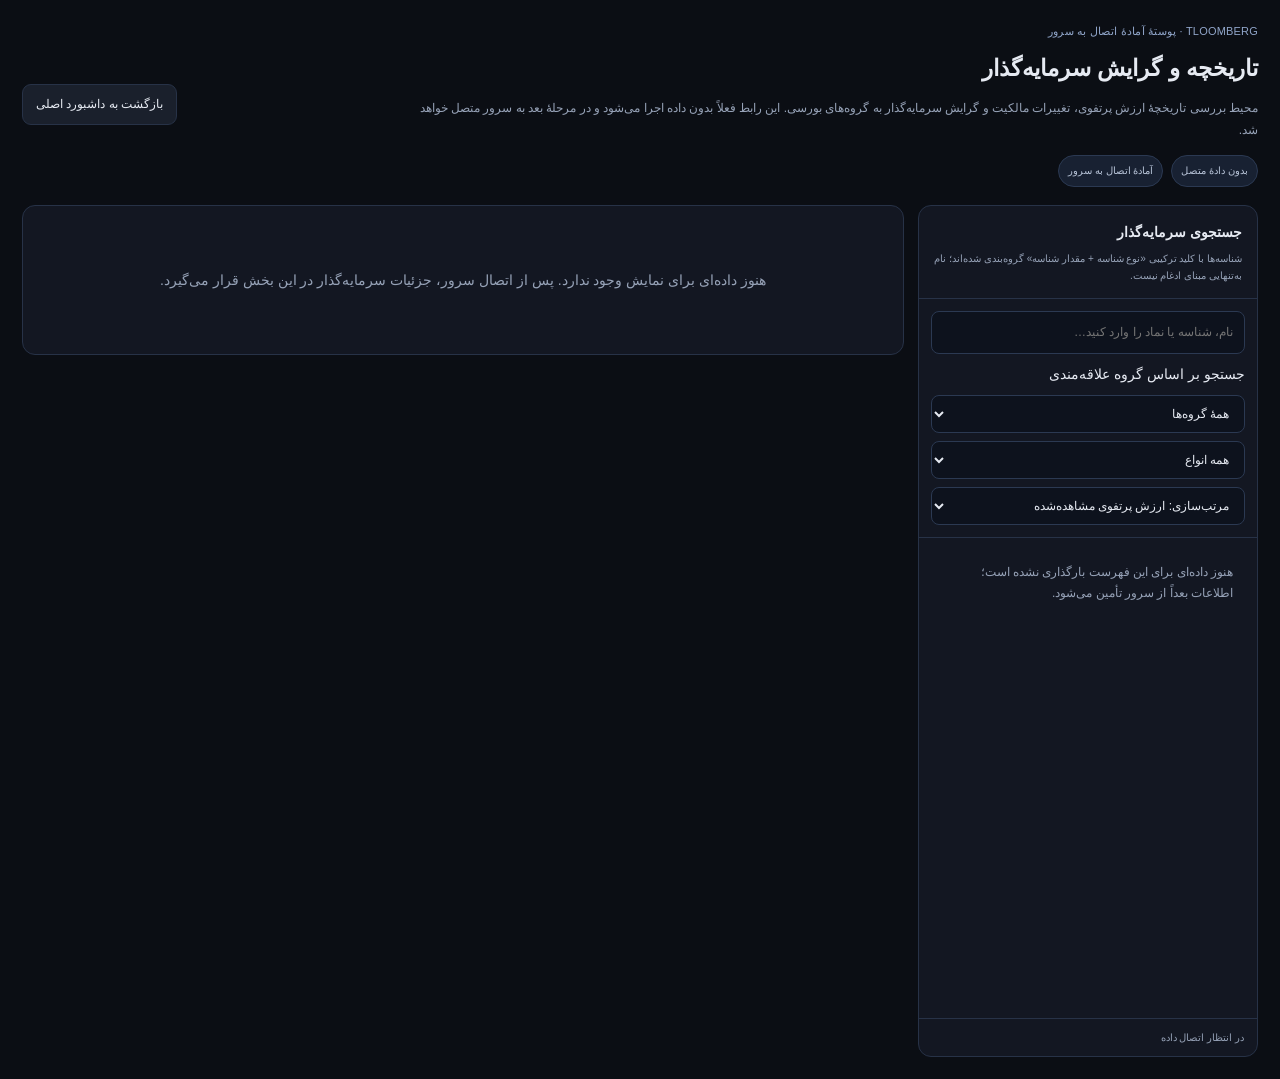
<file: investor-preview.html>
<!doctype html>
<html lang="fa" dir="rtl">
<head>
  <meta charset="utf-8" />
  <meta name="viewport" content="width=device-width, initial-scale=1" />
  <title>پیش‌نمایش تاریخچه و علاقه‌مندی سرمایه‌گذار | TSETMC</title>
  <link rel="stylesheet" href="./ui-refresh.css" />
  <style>
    :root{color-scheme:dark;--bg:#0b0e14;--panel:#131722;--raised:#1a202c;--line:#273247;--muted:#96a2b7;--text:#e6eaf2;--blue:#5b8cff;--yellow:#ffc107;--green:#21c78a;--red:#ff6b6b}
    *{box-sizing:border-box}
    body{margin:0;background:var(--bg);color:var(--text);font-family:Tahoma,"Vazirmatn",sans-serif;direction:rtl}
    button,input,select{font:inherit}
    a{color:#8fb1ff;text-decoration:none}
    .wrap{max-width:1500px;margin:0 auto;padding:22px}
    .top{display:flex;justify-content:space-between;align-items:center;gap:16px;margin-bottom:18px}
    .eyebrow{font-size:11px;color:#90a5c9;letter-spacing:.2px}
    h1{font-size:23px;margin:7px 0 8px}
    .sub{color:var(--muted);font-size:12px;line-height:1.9;max-width:850px}
    .top-actions{display:flex;gap:8px;align-items:center;flex-wrap:wrap}
    .btn{display:inline-flex;align-items:center;justify-content:center;padding:9px 13px;border:1px solid var(--line);border-radius:9px;background:var(--raised);color:var(--text);font-size:12px;cursor:pointer}
    .btn:hover{border-color:#5079c9}
    .scope{display:flex;gap:8px;flex-wrap:wrap;margin-top:13px}
    .pill{font-size:10px;color:#b8c4d8;background:#182132;border:1px solid #2b3952;border-radius:99px;padding:6px 9px}
    .layout{display:grid;grid-template-columns:340px minmax(0,1fr);gap:14px;align-items:start}
    .panel{background:var(--panel);border:1px solid var(--line);border-radius:13px;overflow:hidden}
    .panel-head{padding:14px 15px;border-bottom:1px solid var(--line)}
    .panel-title{font-size:14px;font-weight:700}
    .panel-sub{font-size:10px;color:var(--muted);margin-top:6px;line-height:1.7}
    .filters{padding:12px;display:grid;gap:8px;border-bottom:1px solid var(--line)}
    .field{width:100%;background:#0d121d;color:var(--text);border:1px solid #2b3952;border-radius:8px;padding:10px 11px;font-size:12px;outline:none}
    .field:focus{border-color:var(--blue)}
    .list{max-height:calc(100vh - 210px);min-height:480px;overflow:auto}
    .person{padding:12px 13px;border-bottom:1px solid #202a3b;cursor:pointer;transition:background .12s}
    .person:hover{background:#192235}
    .person.active{background:#17243b;box-shadow:inset -3px 0 #6091ff}
    .person-name{font-size:12px;font-weight:700;display:flex;justify-content:space-between;gap:8px}
    .person-meta{font-size:10px;color:var(--muted);margin-top:7px;display:flex;justify-content:space-between;gap:8px}
    .num{font-variant-numeric:tabular-nums;direction:ltr;display:inline-block}
    .detail{display:grid;gap:14px}
    .empty{padding:60px 20px;text-align:center;color:var(--muted);line-height:2}
    .profile{padding:16px}
    .profile-line{display:flex;justify-content:space-between;gap:12px;align-items:flex-start;flex-wrap:wrap}
    .profile-name{font-size:18px;font-weight:700}
    .profile-id{font-size:11px;color:#9fb4dc;margin-top:7px}
    .stats{display:grid;grid-template-columns:repeat(4,minmax(0,1fr));gap:9px;margin-top:15px}
    .stat{background:var(--raised);border:1px solid #253149;border-radius:10px;padding:12px}
    .stat-label{font-size:10px;color:var(--muted)}
    .stat-value{font-size:16px;font-weight:700;margin-top:7px}
    .section{padding:15px}
    .section-head{display:flex;align-items:flex-start;justify-content:space-between;gap:10px;flex-wrap:wrap;margin-bottom:12px}
    h2{font-size:14px;margin:0}
    .hint{font-size:10px;color:var(--muted);line-height:1.8;margin-top:5px}
    .chart-wrap{background:#0d121d;border:1px solid #263249;border-radius:10px;padding:8px;overflow:hidden}
    svg.chart{display:block;width:100%;height:220px}
    .chart-labels{display:flex;justify-content:space-between;color:var(--muted);font-size:10px;padding:0 8px 4px}
    .heatmap-board{display:flex;gap:9px;align-items:stretch;overflow-x:auto;padding:8px 2px 12px;direction:rtl}
    .heat-col{min-width:78px;max-width:104px;display:flex;flex-direction:column;align-items:center;gap:7px;padding:9px 7px;border:1px solid transparent;border-radius:10px;background:transparent;color:var(--text);cursor:pointer}
    .heat-col:hover,.heat-col.selected{background:#192235;border-color:#465a7b}
    .heat-name{font-size:10px;line-height:1.6;min-height:34px;text-align:center;display:flex;align-items:center;justify-content:center}
    .heat-code{font-size:9px;color:var(--muted);direction:ltr}
    .heat-cells{display:grid;grid-template-rows:repeat(5,15px);gap:4px;direction:ltr}
    .heat-cell{width:15px;height:15px;border-radius:3px;background:#1a202b;border:1px solid #273344}
    .heat-cell.active{background:rgba(255,193,7,var(--level));border-color:rgba(255,207,56,.75);box-shadow:0 0 5px rgba(255,193,7,.10)}
    .heat-score{font-size:12px;font-weight:800;direction:ltr}
    .heat-legend{display:flex;justify-content:space-between;gap:8px;align-items:center;color:var(--muted);font-size:9px;margin:2px 4px 8px}
    .heat-legend-scale{display:flex;gap:4px;align-items:center}
    .heat-legend-cell{width:11px;height:11px;border-radius:2px;background:#1a202b;border:1px solid #273344}
    .heat-legend-cell.active{background:rgba(255,193,7,.8);border-color:#eab308}
    .heat-footer{font-size:9px;color:#b7c0d2;margin-top:8px;line-height:1.8}
    .group-chips{display:flex;flex-wrap:wrap;gap:7px;margin:10px 0 14px}
    .group-chip{border:1px solid #3b4a62;border-radius:7px;background:#182233;color:#dce5f5;padding:7px 10px;font-size:10px;cursor:pointer}
    .group-chip.selected,.group-chip:hover{border-color:#d6a900;background:#30270e;color:#ffe38a}
    .group-panel{border:1px solid #2b3952;border-radius:10px;padding:12px;background:#101622;margin-top:10px}
    .group-panel h3{font-size:12px;margin:0 0 8px}
    .positions-table{margin-top:12px}
    .company-kpis{display:grid;grid-template-columns:repeat(4,minmax(0,1fr));gap:8px;margin:12px 0}
    .company-kpi{background:var(--raised);border:1px solid #253149;border-radius:9px;padding:10px}
    .company-kpi span{display:block;color:var(--muted);font-size:9px}
    .company-kpi strong{display:block;font-size:13px;margin-top:6px}
    .back-row{display:flex;justify-content:space-between;align-items:center;gap:10px;margin-bottom:10px}
    .empty-cell{padding:14px;color:var(--muted);font-size:10px}
    .table-wrap{overflow:auto;border:1px solid #263249;border-radius:9px}
    table{width:100%;table-layout:fixed;border-collapse:collapse;white-space:normal;font-size:11px;direction:rtl}
    th{background:#1a202c;color:#aebbd0;text-align:right;font-weight:600;white-space:normal;line-height:1.7;overflow-wrap:anywhere}
    td,th{padding:10px 9px;border-bottom:1px solid #263044;vertical-align:middle;overflow-wrap:anywhere;text-align:right}
    td.num{white-space:nowrap;overflow-wrap:normal}
    td .symbol-btn{white-space:nowrap}
    .table-wrap td,.table-wrap th{min-width:0}
    .table-wrap table{width:100%}
    .table-wrap tbody td{line-height:1.7}
    .table-wrap td:nth-child(1),.table-wrap th:nth-child(1){width:13%}
    .table-wrap td:nth-child(2),.table-wrap th:nth-child(2){width:19%}
    .table-wrap td:nth-child(3),.table-wrap th:nth-child(3){width:15%}
    tbody tr:hover{background:#182135}
    .symbol-btn{color:#8fb1ff;background:none;border:0;cursor:pointer;font-weight:700;padding:0}
    .tag{display:inline-block;font-size:9px;border:1px solid #33415a;border-radius:6px;padding:4px 6px;color:#b9c8de}
    .tag.green{color:#7fe0b8;border-color:#246c56;background:#10251f}
    .tag.yellow{color:#f8d66d;border-color:#796324;background:#2b2410}
    .tag.red{color:#ffaaaa;border-color:#763c42;background:#2a171a}
    .note{font-size:10px;line-height:1.9;color:#aab5c7;background:#181f2c;border:1px solid #303b50;border-radius:9px;padding:11px}
    .loading{padding:24px;color:var(--muted);font-size:12px}
    .status{font-size:10px;color:var(--muted);padding:10px 13px;border-top:1px solid var(--line)}
    .small-muted{font-size:9px;color:var(--muted)}
    .network-wrap{width:100%;overflow-x:auto;overflow-y:hidden;border:1px solid #263249;border-radius:10px;background:#0d121d;padding:10px}
    .network-svg{display:block;width:100%;min-width:680px;height:auto;max-height:none}
    .ownership-edge{stroke:#55d6a0;stroke-width:2.2;stroke-opacity:.72}
    .group-edge{stroke:#7da7ff;stroke-width:2;stroke-opacity:.7}
    .investor-node-circle{fill:#245c49;stroke:#55d6a0;stroke-width:2.5}
    .investor-node-label{fill:#fff;font-size:13px;font-weight:700}
    .investor-caption{fill:#b9c8de;font-size:11px}
    .stock-node-circle{fill:#30270e;stroke:#eab308;stroke-width:2.2}
    .stock-node-label{fill:#ffe38a;font-size:14px;font-weight:800}
    .group-node-circle{fill:#24344b;stroke:#7da7ff;stroke-width:2.5}
    .group-node-label{fill:#e8efff;font-size:11px;font-weight:600}
    .network-node{cursor:pointer;outline:none}
    .network-node:focus circle,.network-node:hover circle{stroke:#fff;stroke-width:3}
    .network-wrap.network-canvas{height:min(72vh,720px);min-height:480px;overflow:hidden;padding:0;position:relative;touch-action:none;cursor:grab;background:#0b1928}
    .network-wrap.network-canvas:active{cursor:grabbing}
    .network-wrap.network-canvas .network-svg{width:100%;height:100%;min-width:0;max-height:none;touch-action:none;cursor:grab}
    .network-svg[data-network-canvas]{touch-action:none}
    .shareholder-edge{stroke:#52718a;stroke-width:1.7;stroke-opacity:.76}
    .shareholder-company-circle{fill:#1d5a7a;stroke:#82c9f4;stroke-width:3}
    .shareholder-company-label{fill:#f2f7ff;font-size:16px;font-weight:800}
    .shareholder-company-meta{fill:#c1d6e8;font-size:11px}
    .shareholder-node-circle{fill:#113d4a;stroke:#42d0ca;stroke-width:2.2}
    .shareholder-node-circle.is-current{fill:#27624b;stroke:#a6f2c9;stroke-width:3.5}
    .shareholder-node-label{fill:#e2eaf5;font-size:11px;font-weight:600}
    .shareholder-node-meta{fill:#a8c2d8;font-size:10px}
    .network-instructions{display:flex;gap:14px;flex-wrap:wrap;align-items:center;margin-top:9px;color:#9fb0c7;font-size:10px;line-height:1.8}
    .network-instructions span{display:inline-flex;align-items:center;gap:5px}
    .network-dot{display:inline-block;width:8px;height:8px;border-radius:50%;background:#42d0ca}
    .network-dot.company{background:#82c9f4}

    @media(max-width:980px){.layout{grid-template-columns:1fr}.list{max-height:340px}.stats{grid-template-columns:repeat(2,minmax(0,1fr))}}
    @media(max-width:560px){.wrap{padding:12px}.top{align-items:flex-start;flex-direction:column}h1{font-size:20px}.stats,.company-kpis{grid-template-columns:repeat(2,minmax(0,1fr))}.stat-value{font-size:14px}.heat-col{min-width:72px}}
  </style>
</head>
<body>
  <div class="wrap">
    <header class="top">
      <div>
        <div class="eyebrow">TLOOMBERG · پوستهٔ آمادهٔ اتصال به سرور</div>
        <h1>تاریخچه و گرایش سرمایه‌گذار</h1>
        <div class="sub">محیط بررسی تاریخچهٔ ارزش پرتفوی، تغییرات مالکیت و گرایش سرمایه‌گذار به گروه‌های بورسی. این رابط فعلاً بدون داده اجرا می‌شود و در مرحلهٔ بعد به سرور متصل خواهد شد.</div>
        <div class="scope" id="scopePills"><span class="pill">بدون دادهٔ متصل</span><span class="pill">آمادهٔ اتصال به سرور</span></div>
      </div>
      <div class="top-actions">
        <a class="btn" href="./index.html">بازگشت به داشبورد اصلی</a>
      </div>
    </header>

    <div class="layout">
      <aside class="panel">
        <div class="panel-head">
          <div class="panel-title">جستجوی سرمایه‌گذار</div>
          <div class="panel-sub">شناسه‌ها با کلید ترکیبی «نوع شناسه + مقدار شناسه» گروه‌بندی شده‌اند؛ نام به‌تنهایی مبنای ادغام نیست.</div>
        </div>
        <div class="filters">
          <input id="search" class="field" type="search" placeholder="نام، شناسه یا نماد را وارد کنید…" />
          <label class="list-filter-label" for="groupFilter">جستجو بر اساس گروه علاقه‌مندی</label>
          <select id="groupFilter" class="field"><option value="">همهٔ گروه‌ها</option></select>
          <select id="typeFilter" class="field">
            <option value="">همه انواع</option>
            <option value="individual">شخص حقیقی</option>
            <option value="legal">شخص حقوقی</option>
          </select>
          <select id="sortFilter" class="field">
            <option value="portfolio">مرتب‌سازی: ارزش پرتفوی مشاهده‌شده</option>
            <option value="companies">مرتب‌سازی: تعداد شرکت‌ها</option>
            <option value="interest">مرتب‌سازی: علاقه‌مندی به گروه انتخاب‌شده</option>
            <option value="name">مرتب‌سازی: نام</option>
            <option value="date">مرتب‌سازی: آخرین تاریخ</option>
          </select>
        </div>
        <div id="investorList" class="list"><div class="loading">فهرست سرمایه‌گذاران پس از اتصال به سرور در این قسمت نمایش داده می‌شود.</div></div>
        <div class="status" id="listStatus">در انتظار دادهٔ سرور</div>
      </aside>

      <main class="detail" id="detail">
        <section class="panel empty">این بخش آماده است، اما هنوز داده‌ای به آن متصل نشده است. پس از آماده‌شدن سرویس سمت سرور، با انتخاب شناسهٔ سرمایه‌گذار تاریخچه و گرایش او در همین صفحه نمایش داده می‌شود.</section>
      </main>
    </div>
  </div>

<script>
(() => {
  "use strict";
  const fa = value => value === null || value === undefined ? "—" : String(value).replace(/\d/g, d => "۰۱۲۳۴۵۶۷۸۹"[Number(d)]);
  const n = value => value === null || value === undefined || !Number.isFinite(Number(value)) ? "—" : new Intl.NumberFormat("en-US", {maximumFractionDigits:0}).format(Number(value));
  const pct = value => value === null || value === undefined || !Number.isFinite(Number(value)) ? "—" : fa(Number(value).toFixed(2)) + "٪";
  const money = value => {
    if (value === null || value === undefined || !Number.isFinite(Number(value))) return "—";
    const v = Number(value);
    if (Math.abs(v) >= 1e13) return fa((v/1e13).toFixed(2)) + " همت";
    if (Math.abs(v) >= 1e9) return fa((v/1e9).toFixed(2)) + " میلیارد ریال";
    return n(v) + " ریال";
  };
  const safe = value => String(value ?? "").replace(/[&<>"']/g, ch => ({"&":"&amp;","<":"&lt;",">":"&gt;",'"':"&quot;","'":"&#39;"}[ch]));
  const typeLabel = value => {
    const v = String(value || "").toLowerCase();
    if (v.includes("individual") || v.includes("حقیقی")) return "حقیقی";
    if (v.includes("legal") || v.includes("حقوقی")) return "حقوقی";
    return value || "نامشخص";
  };
  const exitLabel = status => status === "currently_disclosed"
    ? '<span class="tag green">در آخرین افشا دیده شده</span>'
    : status === "assumed_sold"
      ? '<span class="tag yellow">خروج فرضی از افشا</span>'
      : '<span class="tag">نامشخص</span>';

  let data = null;
  let selectedId = null;
  let symbolFilter = "";
  let selectedGroupCode = null;
  let selectedCompanyCode = null;

  const $ = id => document.getElementById(id);
  const displayId = person => {
    const raw = person?.shareholder_id ?? person?.id ?? "";
    const value = String(raw);
    return value.includes(":") ? value.slice(value.lastIndexOf(":")+1) : value;
  };
  const currentViewState = () => ({
    selectedId, selectedCompanyCode, selectedGroupCode, symbolFilter,
    search: $("search")?.value || "", groupFilter: $("groupFilter")?.value || "",
    sortFilter: $("sortFilter")?.value || "portfolio", typeFilter: $("typeFilter")?.value || "",
    scrollY: window.scrollY, listScrollTop: $("investorList")?.scrollTop || 0
  });
  const pushViewState = () => {
    const previous = currentViewState();
    history.replaceState({...history.state, investorPreview:previous}, "");
    history.pushState({investorPreview:{...previous,scrollY:0,listScrollTop:0}}, "");
  };
  const commitViewState = () => history.replaceState({...history.state,investorPreview:currentViewState()},"");
  const restoreViewState = state => {
    const view = state?.investorPreview;
    if (!view) { window.scrollTo(0,0); return; }
    selectedId=view.selectedId || null; selectedCompanyCode=view.selectedCompanyCode || null;
    selectedGroupCode=view.selectedGroupCode || null; symbolFilter=view.symbolFilter || "";
    $("search").value=view.search || ""; $("groupFilter").value=view.groupFilter || "";
    $("sortFilter").value=view.sortFilter || "portfolio"; $("typeFilter").value=view.typeFilter || "";
    renderList(); renderDetail();
    requestAnimationFrame(()=>requestAnimationFrame(()=>{
      window.scrollTo(0,Number(view.scrollY)||0);
      $("investorList").scrollTop=Number(view.listScrollTop)||0;
    }));
  };
  window.addEventListener("popstate", event => restoreViewState(event.state));

  function getFiltered() {
    const query = $("search").value.trim().toLowerCase();
    const type = $("typeFilter").value;
    const groupCode = $("groupFilter").value;
    const sort = $("sortFilter").value;
    let rows = (data?.investors || []).filter(person => {
      const searchable = [
        person.shareholder_name, person.id, person.shareholder_id,
        ...(person.source_ids || []).map(x => x.shareholder_id),
        ...(person.symbols || []).map(x => x.symbol)
      ].join(" ").toLowerCase();
      const matchesQuery = !query || searchable.includes(query);
      const ptype = String(person.shareholder_type || "").toLowerCase();
      const matchesType = !type || ptype.includes(type);
      const matchesGroup = !groupCode || (person.sector_affinity?.official_groups || []).some(g=>String(g.code)===String(groupCode));
      return matchesQuery && matchesType && matchesGroup;
    });
    rows.sort((a,b) => {
      if (sort === "name") return String(a.shareholder_name).localeCompare(String(b.shareholder_name), "fa");
      if (sort === "companies") return (b.n_companies-a.n_companies) || String(a.shareholder_name).localeCompare(String(b.shareholder_name),"fa");
      if (sort === "interest") {
        const score = p => {
          const groups=p.sector_affinity?.official_groups || [];
          return groupCode ? Number(groups.find(g=>String(g.code)===String(groupCode))?.interest_score || 0) : Math.max(0,...groups.map(g=>Number(g.interest_score)||0));
        };
        return score(b)-score(a);
      }
      if (sort === "date") return String(b.latest_observation_date || "").localeCompare(String(a.latest_observation_date || ""));
      return (Number(b.current_portfolio_value_rial)||0)-(Number(a.current_portfolio_value_rial)||0);
    });
    return rows;
  }

  function renderList() {
    const rows = getFiltered();
    $("investorList").innerHTML = rows.length ? rows.map(p => {
      const active = p.id === selectedId ? " active" : "";
      const symbols = (p.symbols || []).slice(0,4).map(x => safe(x.symbol)).join("، ");
      return `<div class="person${active}" data-id="${safe(p.id)}">
        <div class="person-name"><span>${safe(p.shareholder_name)}</span><span class="tag">${typeLabel(p.shareholder_type)}</span></div>
        <div class="person-meta"><span class="num">${safe(displayId(p))}</span><span>${fa(p.n_companies)} شرکت</span></div>
        <div class="person-meta"><span>${symbols || "—"}<br><span class="small-muted">ارزش تا ${safe(p.portfolio_value_date || "بدون ارزش‌گذاری")}</span></span><strong class="num">${money(p.current_portfolio_value_rial)}</strong></div>
      </div>`;
    }).join("") : '<div class="loading">هنوز داده‌ای برای این فهرست بارگذاری نشده است؛ اطلاعات بعداً از سرور تأمین می‌شود.</div>';
    $("listStatus").textContent = (data?.investors || []).length
      ? `${fa(rows.length)} از ${fa(data.investors.length)} شناسه`
      : "در انتظار اتصال داده";
    $("investorList").querySelectorAll("[data-id]").forEach(node => {
      node.addEventListener("click", () => {
        pushViewState();
        selectedId = node.getAttribute("data-id");
        selectedCompanyCode = null;
        selectedGroupCode = null;
        symbolFilter = "";
        renderList();
        renderDetail();
        window.scrollTo(0,0);
        commitViewState();
      });
    });
  }

  function renderChart(person) {
    const history = (person.sector_affinity?.history || [])
      .filter(row => row.total_value_rial !== null && row.total_value_rial !== undefined);
    if (history.length < 2) {
      return '<div class="note">برای رسم نمودار ارزش پرتفوی، حداقل دو تاریخ دارای ارزش‌گذاری لازم است. جدول دفتر تغییرات همچنان قابل استفاده است.</div>';
    }
    const width = 900, height = 210, padL = 12, padR = 12, padT = 18, padB = 24;
    const vals = history.map(x => Number(x.total_value_rial));
    const min = Math.min(...vals), max = Math.max(...vals);
    const spread = max-min || 1;
    const points = history.map((row,i) => {
      const x = padL + (i/(history.length-1))*(width-padL-padR);
      const y = padT + (1-(Number(row.total_value_rial)-min)/spread)*(height-padT-padB);
      return {x,y,row};
    });
    const line = points.map(p => `${p.x.toFixed(1)},${p.y.toFixed(1)}`).join(" ");
    const area = `${padL},${height-padB} ${line} ${width-padR},${height-padB}`;
    const circles = points.filter((p,i)=>i===0 || i===points.length-1 || i%Math.max(1,Math.floor(points.length/9))===0)
      .map(p=>`<circle cx="${p.x}" cy="${p.y}" r="3" fill="#75a0ff"><title>${safe(p.row.date)} · ${money(p.row.total_value_rial)}</title></circle>`).join("");
    return `<div class="chart-wrap">
      <svg class="chart" viewBox="0 0 ${width} ${height}" preserveAspectRatio="none" role="img" aria-label="نمودار ارزش پرتفوی">
        <defs><linearGradient id="areaGradient" x1="0" x2="0" y1="0" y2="1"><stop offset="0%" stop-color="#5c8eff" stop-opacity=".32"/><stop offset="100%" stop-color="#5c8eff" stop-opacity="0"/></linearGradient></defs>
        <path d="M ${area.replace(/ /g," L ")} Z" fill="url(#areaGradient)"></path>
        <polyline points="${line}" fill="none" stroke="#75a0ff" stroke-width="3" stroke-linecap="round" stroke-linejoin="round"></polyline>
        ${circles}
      </svg>
      <div class="chart-labels"><span>${safe(history[0].date)}</span><span>${safe(history[history.length-1].date)}</span></div>
    </div>
    <div class="hint">نقاط نمودار از رکوردهای تاریخ‌دارِ ارزش‌گذاری‌شده در موتور گرایش ساخته شده‌اند؛ قیمت مرجع، قیمت اجرای معامله نیست.</div>`;
  }

  function renderHeatmap(person) {
    const affinity = person.sector_affinity || {};
    const groups = [...(affinity.official_groups || [])].sort((a,b) => Number(b.interest_score||0)-Number(a.interest_score||0));
    if (!groups.length) return '<div class="note">برای این شناسه دادهٔ ارزش‌گذاری‌شده یا گروه رسمی قابل‌محاسبه‌ای وجود ندارد.</div>';
    const interested = groups.filter(g => Number(g.interest_score||0) >= 10);
    const activeCode = selectedGroupCode || interested[0]?.code || groups[0]?.code;
    const board = groups.map(g => {
      const score = Math.max(0,Math.min(100,Number(g.interest_score)||0));
      const filled = Math.max(0,Math.min(5,Math.round(score/20)));
      const alpha = (.14 + score/100*.78).toFixed(2);
      const cells = Array.from({length:5},(_,i) => {
        const active = i >= 5-filled;
        return `<span class="heat-cell ${active?"active":""}" ${active?`style="--level:${alpha}"`:""}></span>`;
      }).join("");
      return `<button class="heat-col ${g.code===activeCode?"selected":""}" data-group="${safe(g.code)}" title="${safe(g.label)} · امتیاز ${fa(score.toFixed(1))}">
        <span class="heat-name">${safe(g.label)}</span>
        <span class="heat-code">${safe(g.code)}</span>
        <span class="heat-cells">${cells}</span>
        <span class="heat-score">${fa(score.toFixed(1))}</span>
      </button>`;
    }).join("");
    const chips = interested.map(g => `<button class="group-chip ${g.code===activeCode?"selected":""}" data-group="${safe(g.code)}">${safe(g.label)} · ${fa(Number(g.interest_score||0).toFixed(1))}</button>`).join("");
    return `<div class="heat-legend"><span>میزان علاقه‌مندی از کم به زیاد</span><span class="heat-legend-scale"><span>کم</span><i class="heat-legend-cell"></i><i class="heat-legend-cell active"></i><i class="heat-legend-cell active"></i><i class="heat-legend-cell active"></i><span>زیاد</span></span></div>
      <div class="heatmap-board">${board}</div>
      <div class="heat-footer">هر ستون یک گروه رسمی بورس است؛ تعداد خانه‌های زرد و شدت رنگ، امتیاز علاقه‌مندی را نشان می‌دهد. برای دیدن نمادهای آن گروه روی ستون کلیک کن.</div>
      <div class="section-head" style="margin-top:14px"><div><h3 style="font-size:12px;margin:0">گروه‌های علاقه‌مند</h3><div class="hint">گروه‌هایی که امتیاز علاقه‌مندی قابل‌توجه دارند.</div></div></div>
      <div class="group-chips">${chips || '<span class="small-muted">گروهی بالاتر از آستانهٔ نمایش نیست.</span>'}</div>
      <div id="groupPanel">${renderGroupPanel(person,activeCode)}</div>`;
  }

  function renderGroupPanel(person, code) {
    const group = (person.sector_affinity?.official_groups || []).find(g => String(g.code)===String(code));
    if (!group) return '<div class="note">گروهی انتخاب نشده است.</div>';
    const universe = (data?.official_universe || []).filter(item => String(item.group_code)===String(code));
    const positions = (person.symbols || []).filter(item => String(item.group_code)===String(code));
    const rows = universe.map(item => {
      const company = data.companies?.[item.ins_code] || {};
      const snap = company.latest_snapshot || {};
      const inPortfolio = positions.some(p => p.ins_code===item.ins_code);
      return `<tr>
        <td><button class="symbol-btn" data-company="${safe(item.ins_code)}">${safe(item.symbol)}</button></td>
        <td>${safe(item.company_name || "نام شرکت در دادهٔ نمونه موجود نیست")}</td>
        <td>${safe(item.subgroup_label || "—")}</td>
        <td class="num">${snap.total_shareholder_count==null?"—":n(snap.total_shareholder_count)}</td>
        <td>${inPortfolio?'<span class="tag green">در پرتفوی</span>':"—"}</td>
      </tr>`;
    }).join("");
    return `<div class="group-panel">
      <div class="section-head"><div><h3>${safe(group.label)} <span class="small-muted num">${safe(group.code)}</span></h3><div class="hint">امتیاز علاقه‌مندی: ${fa(Number(group.interest_score||0).toFixed(1))} · تخصیص فعلی: ${pct(group.current_weight_pct)} · گرایش تاریخی: ${pct(group.historical_affinity_pct)}</div></div><span class="tag">${fa(universe.length)} نماد رسمی در رجیستری</span></div>
      <div class="table-wrap"><table><thead><tr><th>نماد</th><th>نام شرکت</th><th>زیرگروه رسمی</th><th>تعداد کل سهامداران</th><th>وضعیت پرتفوی</th></tr></thead><tbody>${rows || '<tr><td colspan="5" class="empty-cell">نمادی برای این گروه در رجیستری موجود نیست.</td></tr>'}</tbody></table></div>
      <div class="hint">جزئیات کامل شرکت فقط برای نمادهایی در دسترس است که فایل تاریخچهٔ آن‌ها در نمونهٔ ۱۴ اکسل وجود دارد. فهرست بالا بر اساس کد رسمی گروه TSETMC ساخته شده، نه تشخیص متنی نام نماد.</div>
    </div>`;
  }

  function renderSeriesChart(rows, key, title, formatter) {
    const points = (rows || []).filter(row => row[key]!==null && row[key]!==undefined && Number.isFinite(Number(row[key])));
    if (points.length < 2) return '<div class="note">دادهٔ کافی برای رسم این نمودار در فایل‌های نمونه وجود ندارد.</div>';
    const w=900,h=190,p=18,values=points.map(x=>Number(x[key]));
    const min=Math.min(...values),max=Math.max(...values),spread=max-min||1;
    const coords=points.map((row,i)=>({x:p+i/(points.length-1)*(w-2*p),y:p+(1-(Number(row[key])-min)/spread)*(h-2*p),row}));
    const poly=coords.map(x=>`${x.x.toFixed(1)},${x.y.toFixed(1)}`).join(" ");
    const marks=coords.filter((x,i)=>i===0||i===coords.length-1||i%Math.max(1,Math.floor(coords.length/10))===0)
      .map(x=>`<circle cx="${x.x}" cy="${x.y}" r="3" fill="#75a0ff"><title>${safe(x.row.date)} · ${safe(formatter(x.row[key]))}</title></circle>`).join("");
    return `<div class="chart-wrap"><svg class="chart" viewBox="0 0 ${w} ${h}" preserveAspectRatio="none" role="img" aria-label="${safe(title)}"><polyline points="${poly}" fill="none" stroke="#75a0ff" stroke-width="3" stroke-linecap="round" stroke-linejoin="round"></polyline>${marks}</svg><div class="chart-labels"><span>${safe(points[0].date)}</span><span>${safe(points[points.length-1].date)}</span></div></div>`;
  }

function svgLabelLines(value,maxChars=14,maxLines=2){const words=String(value||"").trim().split(/\s+/).filter(Boolean);const lines=[];let line="";for(const word of words){if(!line)line=word;else if((line+" "+word).length<=maxChars)line+=" "+word;else{lines.push(line);line=word;}}if(line)lines.push(line);const clipped=lines.slice(0,maxLines);if(lines.length>maxLines)clipped[maxLines-1]=clipped[maxLines-1].slice(0,Math.max(1,maxChars-1))+"…";return clipped;}

function renderShareholderOrbit(company,centerX,centerY,highlightInvestorId=null){const holders=[...(company.shareholders||[])].sort((a,b)=>(Number(b.ownership_pct)||0)-(Number(a.ownership_pct)||0));const ringCapacity=18,edges=[],nodes=[];holders.forEach((holder,index)=>{const ring=Math.floor(index/ringCapacity),slot=index%ringCapacity,ringCount=Math.min(ringCapacity,holders.length-ring*ringCapacity),radius=155+ring*112,angle=-Math.PI/2+(slot/ringCount)*Math.PI*2,x=centerX+Math.cos(angle)*radius,y=centerY+Math.sin(angle)*radius,current=String(holder.investor_id)===String(highlightInvestorId),name=holder.shareholder_name||String(holder.investor_id||"شناسه نامشخص"),lines=svgLabelLines(name,15,2),labelY=y+34,tspans=lines.map((line,j)=>`<tspan x="${x.toFixed(1)}" y="${(labelY+j*14).toFixed(1)}">${safe(line)}</tspan>`).join(""),ownership=holder.ownership_pct==null?"درصد نامشخص":pct(holder.ownership_pct),metaY=labelY+lines.length*14,title=`${name} · ${holder.investor_id||"شناسه نامشخص"} · ${typeLabel(holder.shareholder_type)} · ${ownership}`;edges.push(`<line x1="${centerX}" y1="${centerY}" x2="${x.toFixed(1)}" y2="${y.toFixed(1)}" class="shareholder-edge"/>`);nodes.push(`<g class="network-node" data-investor-id="${safe(holder.investor_id)}" tabindex="0" role="button" aria-label="${safe(title)}"><title>${safe(title)}</title><circle cx="${x.toFixed(1)}" cy="${y.toFixed(1)}" r="18" class="shareholder-node-circle ${current?"is-current":""}"/><text text-anchor="middle" class="shareholder-node-label">${tspans}</text><text x="${x.toFixed(1)}" y="${metaY.toFixed(1)}" text-anchor="middle" class="shareholder-node-meta">${safe(ownership)}</text></g>`);});return{edges:edges.join(""),nodes:nodes.join(""),count:holders.length};}

function renderPortfolioShareholderNetwork(person){
  const holdings=(person.symbols||[]).filter(item=>item.exit_status==="currently_disclosed");
  const unique=new Map();
  holdings.forEach(item=>{
    const company=data?.companies?.[item.ins_code];
    if(company&&Array.isArray(company.shareholders)&&company.shareholders.length){
      unique.set(String(item.ins_code),{...company,ins_code:item.ins_code});
    }
  });
  const companies=[...unique.values()];
  if(!companies.length){
    return `<div class="note">برای پوزیشن‌های باز این شناسه، فهرست سهامداران در snapshot موجود نیست؛ بنابراین گراف چندشرکتی قابل رسم نیست. فهرست سرمایه‌گذاری‌های خود شناسه در بخش‌های پایین صفحه در دسترس است.</div>`;
  }
  const maxRings=Math.max(1,...companies.map(company=>Math.ceil((company.shareholders||[]).length/18)));
  const maxOrbit=155+(maxRings-1)*112;
  const cellSize=Math.max(520,(maxOrbit+115)*2);
  const columns=Math.max(1,Math.ceil(Math.sqrt(companies.length)));
  const rows=Math.ceil(companies.length/columns);
  const canvasWidth=columns*cellSize;
  const canvasHeight=rows*cellSize;
  const centers=companies.map((company,index)=>({
    x:(index%columns)*cellSize+cellSize/2,
    y:Math.floor(index/columns)*cellSize+cellSize/2
  }));
  const clusters=companies.map((company,index)=>{
    const center=centers[index];
    const orbit=renderShareholderOrbit(company,center.x,center.y,person.id);
    const symbol=company.symbol||holdings.find(x=>String(x.ins_code)===String(company.ins_code))?.symbol||"نماد";
    const companyName=company.company_name||symbol;
    return `${orbit.edges}
      <g class="network-node" data-network-company="${safe(company.ins_code)}" tabindex="0" role="button" aria-label="نمایش شرکت ${safe(symbol)}">
        <title>${safe(companyName)} · ${safe(symbol)} · ${fa(orbit.count)} سهامدار در snapshot ${safe(company.shareholders_snapshot_date||"نامشخص")}</title>
        <circle cx="${center.x}" cy="${center.y}" r="54" class="shareholder-company-circle"/>
        <text x="${center.x}" y="${center.y+5}" text-anchor="middle" class="shareholder-company-label" direction="ltr">${safe(symbol)}</text>
        <text x="${center.x}" y="${center.y+76}" text-anchor="middle" class="shareholder-company-meta">${fa(orbit.count)} سهامدار</text>
      </g>
      ${orbit.nodes}`;
  }).join("");
  const omitted=holdings.length-companies.length;
  return `<div class="network-wrap network-canvas">
    <svg class="network-svg" data-network-canvas viewBox="0 0 ${canvasWidth} ${canvasHeight}" role="img" aria-label="گراف چندمرکزی سهامداران شرکت‌های پرتفوی">
      <g data-network-viewport>${clusters}</g>
    </svg>
  </div>
  <div class="network-instructions">
    <span><i class="network-dot company"></i> شرکتِ مرکز هر خوشه</span>
    <span><i class="network-dot"></i> سهامداران و شناسه‌های آن شرکت</span>
    <span>پس‌زمینه را با موس بکشید؛ چرخ ماوس برای بزرگ‌نمایی است؛ برای بازکردن جزئیات روی گره کلیک کنید.</span>
  </div>
  <div class="hint">هر شرکتِ دارای پوزیشن باز و فهرست سهامداری، یک گره مرکزی مستقل دارد؛ بنابراین اگر این شناسه سهامدار چند شرکت باشد، چند مرکز در یک بوم دوبعدی دیده می‌شود. گره‌های پیرامونی تمام شناسه‌های ثبت‌شده در آخرین snapshot موجود برای همان نماد را نشان می‌دهند. ${omitted?`${fa(omitted)} پوزیشن به‌دلیل نبود فهرست سهامداران در دادهٔ فعلی، گره مرکزی ندارند.`:""}</div>`;
}
function renderCompanyShareholderNetwork(company,highlightInvestorId=null){
  const holders=company.shareholders||[];
  if(!holders.length)return '<div class="note">فهرست سهامداران در snapshotهای موجود برای این شرکت ثبت نشده است؛ گراف مالکیت قابل ترسیم نیست.</div>';
  const rings=Math.max(1,Math.ceil(holders.length/18));
  const radius=155+(rings-1)*112;
  const canvasSize=Math.max(700,(radius+115)*2);
  const center=canvasSize/2;
  const orbit=renderShareholderOrbit(company,center,center,highlightInvestorId);
  return `<div class="network-wrap network-canvas">
    <svg class="network-svg" data-network-canvas viewBox="0 0 ${canvasSize} ${canvasSize}" role="img" aria-label="گراف سهامداران شرکت ${safe(company.symbol||"")}">
      <g data-network-viewport>
        ${orbit.edges}
        <g>
          <title>${safe(company.company_name||company.symbol||"شرکت")} · ${fa(orbit.count)} سهامدار</title>
          <circle cx="${center}" cy="${center}" r="54" class="shareholder-company-circle"/>
          <text x="${center}" y="${center+5}" text-anchor="middle" class="shareholder-company-label" direction="ltr">${safe(company.symbol||"شرکت")}</text>
          <text x="${center}" y="${center+76}" text-anchor="middle" class="shareholder-company-meta">${fa(orbit.count)} سهامدار</text>
        </g>
        ${orbit.nodes}
      </g>
    </svg>
  </div>
  <div class="network-instructions">
    <span><i class="network-dot company"></i> شرکت در مرکز</span>
    <span><i class="network-dot"></i> شناسه‌های سهامداران شرکت</span>
    <span>پس‌زمینه را با موس بکشید؛ چرخ ماوس برای بزرگ‌نمایی؛ کلیک روی هر سهامدار، صفحهٔ سرمایه‌گذاری همان شناسه را باز می‌کند.</span>
  </div>
  <div class="hint">تاریخ snapshot سهامداران: ${safe(company.shareholders_snapshot_date||"نامشخص")} · تعداد گره‌ها: ${fa(orbit.count)}. فهرست شامل تمام شناسه‌های ثبت‌شده در snapshot موجودِ فایل‌های داده است.</div>`;
}
function renderSelectedInvestorInvestments(person){if(!person)return'<div class="note">شناسهٔ سرمایه‌گذار انتخاب‌شده مشخص نیست.</div>';const positions=[...(person.symbols||[])].sort((a,b)=>(Number(b.last_observation_market_value_rial)||0)-(Number(a.last_observation_market_value_rial)||0)),rows=positions.map(item=>`<tr><td><button class="symbol-btn" data-company="${safe(item.ins_code)}">${safe(item.symbol||"—")}</button></td><td>${safe(item.company_name||"—")}</td><td>${safe(item.group_label||"—")}</td><td class="num">${n(item.last_observation_shares)}</td><td class="num">${pct(item.last_observation_ownership_pct)}</td><td class="num">${money(item.last_observation_market_value_rial)}</td><td>${exitLabel(item.exit_status)}</td></tr>`).join("");return`<div class="section-head"><div><h2>سرمایه‌گذاری‌های شناسهٔ انتخاب‌شده</h2><div class="hint">${safe(person.shareholder_name)} · <span class="num">${safe(displayId(person))}</span> · ${typeLabel(person.shareholder_type)}. با کلیک روی هر نماد، گراف سهامداران همان شرکت باز می‌شود.</div></div><span class="tag">${fa(positions.length)} شرکت مشاهده‌شده</span></div><div class="table-wrap"><table><thead><tr><th>نماد</th><th>شرکت</th><th>گروه</th><th>تعداد سهم</th><th>مالکیت</th><th>ارزش مرجع</th><th>وضعیت</th></tr></thead><tbody>${rows||'<tr><td colspan="7" class="empty-cell">برای این شناسه سرمایه‌گذاری ثبت نشده است.</td></tr>'}</tbody></table></div>`;}

function enableNetworkCanvases(root=$("detail")){root.querySelectorAll("svg[data-network-canvas]").forEach(svg=>{const viewport=svg.querySelector("[data-network-viewport]");if(!viewport||svg.dataset.panReady==="1")return;svg.dataset.panReady="1";let tx=0,ty=0,scale=1,drag=null;const renderTransform=()=>viewport.setAttribute("transform",`translate(${tx.toFixed(2)} ${ty.toFixed(2)}) scale(${scale.toFixed(3)})`);svg.addEventListener("pointerdown",event=>{if(event.button!==0)return;if(event.target.closest(".network-node")&&!event.shiftKey)return;const point=svg.createSVGPoint();point.x=event.clientX;point.y=event.clientY;const start=point.matrixTransform(svg.getScreenCTM().inverse());drag={x:start.x,y:start.y,tx,ty};svg.setPointerCapture(event.pointerId);svg.classList.add("is-panning");});svg.addEventListener("pointermove",event=>{if(!drag)return;const point=svg.createSVGPoint();point.x=event.clientX;point.y=event.clientY;const current=point.matrixTransform(svg.getScreenCTM().inverse());tx=drag.tx+current.x-drag.x;ty=drag.ty+current.y-drag.y;renderTransform();});const endDrag=()=>{drag=null;svg.classList.remove("is-panning");};svg.addEventListener("pointerup",endDrag);svg.addEventListener("pointercancel",endDrag);svg.addEventListener("wheel",event=>{event.preventDefault();const point=svg.createSVGPoint();point.x=event.clientX;point.y=event.clientY;const cursor=point.matrixTransform(svg.getScreenCTM().inverse()),nextScale=Math.max(.35,Math.min(3.5,scale*(event.deltaY<0?1.12:.89))),ratio=nextScale/scale;tx=cursor.x-(cursor.x-tx)*ratio;ty=cursor.y-(cursor.y-ty)*ratio;scale=nextScale;renderTransform();},{passive:false});});}

  function renderCompanyDetail(insCode) {
    const company = data?.companies?.[insCode];
    const selectedInvestor=(data?.investors||[]).find(person=>person.id===selectedId);
    if (!company) {
      $("detail").innerHTML = `<section class="panel section"><div class="back-row"><h2>اطلاعات نماد</h2><button class="btn" data-back-investor>بازگشت به سرمایه‌گذار</button></div><div class="note">برای این نماد فقط عضویت در گروه رسمی بورس موجود است؛ فایل تاریخچهٔ شرکت در مجموعهٔ ۱۴ اکسل بارگذاری نشده است.</div></section><section class="panel section">${renderSelectedInvestorInvestments(selectedInvestor)}</section>`;
      $("detail").querySelector("[data-back-investor]")?.addEventListener("click",()=>{selectedCompanyCode=null;renderDetail();window.scrollTo(0,0);commitViewState();});
      return;
    }
    const snap=company.latest_snapshot||{};
    const history=company.history||[];
    const shareholders=company.shareholders||[];
    const shareholderRows=shareholders.map(row=>`<tr>
      <td><button class="symbol-btn" data-investor-id="${safe(row.investor_id)}">${safe(row.shareholder_name)}</button></td>
      <td><span class="num">${safe(String(row.investor_id||"").split(":").pop())}</span></td>
      <td>${safe(typeLabel(row.shareholder_type))}</td>
      <td class="num">${n(row.shares)}</td>
      <td class="num">${pct(row.ownership_pct)}</td>
      <td><button class="symbol-btn" data-investor-id="${safe(row.investor_id)}">${fa(row.open_positions_count||0)} پوزیشن باز</button></td>
    </tr>`).join("");
    $("detail").innerHTML = `


      <section class="panel profile" id="investorProfile">
        <div class="back-row"><button class="btn" data-back-investor>بازگشت به صفحهٔ سرمایه‌گذار</button><span class="tag">${safe(company.group_label||"گروه نامشخص")}</span></div>
        <div class="profile-name">${safe(company.symbol)} · ${safe(company.company_name || "نام شرکت در دادهٔ نمونه ثبت نشده")}</div>
        <div class="profile-id">${safe(company.group_label||"گروه نامشخص")} / ${safe(company.subgroup_label||"زیرگروه نامشخص")}</div>
        <div class="company-kpis">
          <div class="company-kpi"><span>تعداد کل سهامداران</span><strong>${n(snap.total_shareholder_count)}</strong></div>
          <div class="company-kpi"><span>سهامداران افشاشده</span><strong>${n(snap.disclosed_shareholder_count)}</strong></div>
          <div class="company-kpi"><span>مجموع سهام افشاشده</span><strong>${n(snap.disclosed_shares_sum)}</strong></div>
          <div class="company-kpi"><span>آخرین تاریخ اطلاعات</span><strong class="num">${safe(snap.date||"—")}</strong></div>
        </div>
      </section>
      <section class="panel section" id="companyShareholderNetwork">
        <div class="section-head"><div><h2>گراف سهامداران ${safe(company.symbol)}</h2><div class="hint">شرکت در مرکز قرار دارد و هر گره پیرامونی یک شناسهٔ سهامدار در snapshot موجود است. روی شناسه کلیک کن تا سرمایه‌گذاری‌های همان شخص یا شرکت را ببینی.</div></div></div>
        ${renderCompanyShareholderNetwork(company,selectedId)}
      </section>
      <section class="panel section" id="selectedInvestorInvestments">
        ${renderSelectedInvestorInvestments(selectedInvestor)}
      </section>
      <section class="panel section"><div class="section-head"><div><h2>چارت قیمت</h2><div class="hint">قیمت مرجع موجود در تاریخچهٔ سهامداران؛ در صورت نبود دادهٔ روزانه، بین تاریخ‌ها مقدار فرضی تولید نمی‌شود.</div></div></div>${renderSeriesChart(company.price_series||[],"price_rial","قیمت مرجع",money)}</section>
      <section class="panel section"><div class="section-head"><div><h2>تغییرات مجموع سهام سهامداران</h2><div class="hint">مجموع سهام افشاشده در هر تاریخ، نه کل سهام شرکت.</div></div></div>${renderSeriesChart(history,"disclosed_shares_sum","مجموع سهام افشاشده",n)}</section>
      <section class="panel section"><div class="section-head"><div><h2>تعداد سهامداران در طول زمان</h2><div class="hint">تعداد سهامداران افشاشده و تعداد کل، مطابق دادهٔ تاریخچهٔ شرکت.</div></div></div>${renderSeriesChart(history,"total_shareholder_count","تعداد کل سهامداران",n)}</section>
      <section class="panel section"><div class="section-head"><div><h2>سهامداران شرکت در آخرین snapshot</h2><div class="hint">تاریخ این فهرست: ${safe(company.shareholders_snapshot_date||"—")} · نام، شناسهٔ canonical، نوع، تعداد سهام، درصد مالکیت و تعداد پوزیشن‌های باز هر سهامدار.</div></div><span class="tag">${fa(shareholders.length)} رکورد افشاشده</span></div>
        <div class="table-wrap"><table><thead><tr><th>سهامدار</th><th>شناسه</th><th>نوع</th><th>تعداد سهام</th><th>مالکیت</th><th>پوزیشن‌های باز</th></tr></thead><tbody>${shareholderRows||'<tr><td colspan="6" class="empty-cell">فهرست سهامداران برای آخرین snapshot موجود نیست.</td></tr>'}</tbody></table></div>
      </section>`;
    $("detail").querySelector("[data-back-investor]")?.addEventListener("click",()=>{selectedCompanyCode=null;renderDetail();window.scrollTo(0,0);commitViewState();});
    $("detail").querySelectorAll("[data-investor-id]").forEach(btn=>btn.addEventListener("click",()=>{
      pushViewState();selectedId=btn.getAttribute("data-investor-id");selectedCompanyCode=null;selectedGroupCode=null;symbolFilter="";renderList();renderDetail();window.scrollTo(0,0);commitViewState();
    }));
    $("detail").querySelectorAll("[data-company]").forEach(btn=>btn.addEventListener("click",()=>{
      const nextCode=btn.getAttribute("data-company");
      if(!nextCode) return;
      pushViewState();selectedCompanyCode=nextCode;renderCompanyDetail(nextCode);window.scrollTo(0,0);commitViewState();
    }));
    enableNetworkCanvases();
  }

  function wrapSvgLabel(value, maxChars=12, maxLines=3) {
    const words=String(value||"").trim().split(/\\s+/).filter(Boolean);
    const lines=[];
    let line="";
    for(const word of words) {
      if(!line) line=word;
      else if((line+" "+word).length<=maxChars) line+=" "+word;
      else {lines.push(line);line=word;}
    }
    if(line) lines.push(line);
    const clipped=lines.slice(0,maxLines);
    if(lines.length>maxLines) clipped[maxLines-1]=clipped[maxLines-1].slice(0,Math.max(1,maxChars-1))+"…";
    return clipped;
  }

  function renderAffinityNetwork(person) {
    const holdings=(person.symbols||[]).filter(item=>item.exit_status==="currently_disclosed");
    if(!holdings.length) return '<div class="note">در آخرین snapshotهای موجود، سهمی به‌عنوان پوزیشن باز برای این سرمایه‌گذار ثبت نشده است؛ بنابراین گراف مالکیت قابل ترسیم نیست.</div>';

    const groupMap=new Map();
    for(const item of holdings) {
      const code=String(item.group_code ?? item.group_label ?? "unclassified");
      if(!groupMap.has(code)) groupMap.set(code,{key:code,label:item.group_label||"گروه نامشخص",items:[]});
      groupMap.get(code).items.push(item);
    }
    const groups=[...groupMap.values()];
    const stocks=holdings;
    const H=Math.max(380,stocks.length*76,groups.length*112);
    const W=1040;
    const investor={x:900,y:H/2};
    const stockX=565,groupX=180;
    const stockY=i=>stocks.length===1?H/2:70+i*(H-140)/(stocks.length-1);
    const groupY=i=>groups.length===1?H/2:65+i*(H-130)/(groups.length-1);
    const stockGroup=new Map();
    groups.forEach(g=>g.items.forEach(item=>stockGroup.set(String(item.ins_code),g)));

    const edges=stocks.map((item,i)=>{
      const group=stockGroup.get(String(item.ins_code));
      return [
        `<line x1="${investor.x-52}" y1="${investor.y}" x2="${stockX+38}" y2="${stockY(i)}" class="ownership-edge"/>`,
        group? `<line x1="${stockX-38}" y1="${stockY(i)}" x2="${groupX+62}" y2="${groupY(groups.indexOf(group))}" class="group-edge"/>`:""
      ].join("");
    }).join("");

    const stockNodes=stocks.map((item,i)=>`<g class="network-node" data-network-company="${safe(item.ins_code)}" tabindex="0" role="button" aria-label="نماد ${safe(item.symbol)}">
      <circle cx="${stockX}" cy="${stockY(i)}" r="38" class="stock-node-circle"/>
      <text x="${stockX}" y="${stockY(i)+5}" text-anchor="middle" class="stock-node-label" direction="ltr">${safe(item.symbol||"—")}</text>
    </g>`).join("");

    const groupNodes=groups.map((group,i)=>{
      const lines=wrapSvgLabel(group.label,13,3);
      const firstY=groupY(i)-((lines.length-1)*8);
      const tspans=lines.map((line,j)=>`<tspan x="${groupX}" y="${firstY+j*17}">${safe(line)}</tspan>`).join("");
      return `<g class="network-node" data-network-group="${safe(group.key)}" tabindex="0" role="button" aria-label="${safe(group.label)}">
        <circle cx="${groupX}" cy="${groupY(i)}" r="62" class="group-node-circle"/>
        <text text-anchor="middle" class="group-node-label">${tspans}</text>
      </g>`;
    }).join("");

    const investorLabel=safe(person.shareholder_name||displayId(person));
    const investorNode=`<g class="network-node" data-network-investor="${safe(person.id)}" tabindex="0" role="button" aria-label="نمایش اطلاعات همین سرمایه‌گذار"><circle cx="${investor.x}" cy="${investor.y}" r="52" class="investor-node-circle"/>
      <text x="${investor.x}" y="${investor.y+4}" text-anchor="middle" class="investor-node-label">سرمایه‌گذار</text>
      <text x="${investor.x}" y="${investor.y+72}" text-anchor="middle" class="investor-caption">${investorLabel}</text></g>`;
    return `<div class="network-wrap"><svg class="network-svg" data-network-canvas viewBox="0 0 ${W} ${H}" role="img" aria-label="گراف مالکیت سرمایه‌گذار، نمادهای تحت مالکیت و گروه‌های بورسی">
      <g data-network-viewport>${edges}${groupNodes}${stockNodes}${investorNode}</g>
    </svg></div>
    <div class="hint">هر خط پیوسته رابطهٔ مالکیتِ مشاهده‌شده را نشان می‌دهد: سرمایه‌گذار به نماد و نماد به گروه رسمی خودش وصل است. برای دیدن دفتر تغییرات همان نماد روی دایرهٔ نماد کلیک کن. گراف فقط پوزیشن‌های بازِ موجود در داده‌های فعلی را نشان می‌دهد.</div>`;
  }

  function renderSelectedGroupDetail(person, code) {
    const group=(person.sector_affinity?.official_groups||[]).find(g=>String(g.code)===String(code));
    const label=group?.label || (person.symbols||[]).find(x=>String(x.group_code)===String(code))?.group_label || "گروه انتخاب‌شده";
    const universe=(data?.official_universe||[]).filter(item=>String(item.group_code)===String(code));
    const positions=(person.symbols||[]).filter(item=>String(item.group_code)===String(code));
    const held=new Set(positions.map(x=>String(x.ins_code)));
    const rows=universe.map(item=>{
      const company=data.companies?.[item.ins_code]||{};
      const snap=company.latest_snapshot||{};
      return `<tr>
        <td><button class="symbol-btn" data-company="${safe(item.ins_code)}">${safe(item.symbol||"—")}</button></td>
        <td>${safe(item.subgroup_label||"—")}</td>
        <td>${held.has(String(item.ins_code))?'<span class="tag green">در پرتفوی این سرمایه‌گذار</span>':"—"}</td>
        <td class="num">${snap.total_shareholder_count==null?"—":n(snap.total_shareholder_count)}</td>
      </tr>`;
    }).join("");
    $("detail").innerHTML=`
      <section class="panel section" id="selectedGroupBody">
        <div class="back-row"><div><h2>${safe(label)}</h2><div class="hint">اعضای رسمی این گروه بر اساس کد گروه TSETMC؛ فهرست کامل رجیستری، مستقل از پوشش فایل‌های اکسل.</div></div><button class="btn" id="backToInvestorGraph">بازگشت به گراف سرمایه‌گذار</button></div>
        <div class="company-kpis"><div class="company-kpi"><span>نمادهای رسمی گروه</span><strong>${fa(universe.length)}</strong></div><div class="company-kpi"><span>نمادهای این گروه در پرتفوی</span><strong>${fa(positions.length)}</strong></div><div class="company-kpi"><span>امتیاز علاقه‌مندی</span><strong>${group?pct(group.interest_score):"—"}</strong></div><div class="company-kpi"><span>کد گروه</span><strong class="num">${safe(code)}</strong></div></div>
        <div class="table-wrap"><table><thead><tr><th>نماد</th><th>زیرگروه رسمی</th><th>وضعیت در پرتفوی</th><th>تعداد سهامداران</th></tr></thead><tbody>${rows||'<tr><td colspan="4" class="empty-cell">نمادی برای این گروه در رجیستری موجود نیست.</td></tr>'}</tbody></table></div>
      </section>`;
    $("backToInvestorGraph")?.addEventListener("click",()=>{selectedGroupCode=null;renderDetail();$("ownershipGraphSection")?.scrollIntoView({behavior:"smooth",block:"start"});commitViewState();});
    $("detail").querySelectorAll("[data-company]").forEach(btn=>btn.addEventListener("click",()=>{
      pushViewState();selectedCompanyCode=btn.getAttribute("data-company");renderCompanyDetail(selectedCompanyCode);window.scrollTo(0,0);commitViewState();
    }));
  }

  function renderDetail() {
    if (selectedCompanyCode) { renderCompanyDetail(selectedCompanyCode); return; }
    if (selectedGroupCode) { renderSelectedGroupDetail((data?.investors||[]).find(p=>p.id===selectedId),selectedGroupCode); return; }
    const person = (data?.investors || []).find(p => p.id === selectedId);
    if (!person) {
      $("detail").innerHTML = '<section class="panel empty">هنوز داده‌ای برای نمایش وجود ندارد. پس از اتصال سرور، جزئیات سرمایه‌گذار در این بخش قرار می‌گیرد.</section>';
      return;
    }
    const affinity = person.sector_affinity || {};
    const quality = affinity.data_quality || {};
    const symbols = person.symbols || [];
    const timeline = (person.timeline || []).filter(row => !symbolFilter || row.symbol === symbolFilter);
    const rows = timeline.slice(-120).reverse();
    const openPositions = symbols.filter(item => item.exit_status === "currently_disclosed");
    const openPositionRows = openPositions.map(item => {
      const company = data.companies?.[item.ins_code] || {};
      const snap = company.latest_snapshot || {};
      return `<tr>
        <td><button class="symbol-btn" data-company="${safe(item.ins_code)}">${safe(item.symbol)}</button></td>
        <td>${safe(item.company_name || company.company_name || "نام شرکت در دادهٔ نمونه ثبت نشده")}</td>
        <td>${safe(item.group_label || "—")}</td>
        <td><button class="symbol-btn" data-company="${safe(item.ins_code)}">${n(snap.total_shareholder_count)}</button></td>
        <td class="num">${n(item.last_observation_shares)}</td>
        <td class="num">${pct(item.last_observation_ownership_pct)}</td>
        <td class="num">${money(item.last_observation_market_value_rial)}</td>
      </tr>`;
    }).join("");
    const symbolRows = symbols.map(item => `<tr>
      <td><button class="symbol-btn" data-company="${safe(item.ins_code)}">${safe(item.symbol)}</button></td>
      <td class="num">${safe(item.first_observation_date)}</td>
      <td class="num">${safe(item.last_observation_date)}</td>
      <td class="num">${n(item.last_observation_shares)}</td>
      <td class="num">${pct(item.last_observation_ownership_pct)}</td>
      <td class="num">${money(item.last_observation_market_value_rial)}</td>
      <td>${exitLabel(item.exit_status)}</td>
      <td class="num">${fa(item.observations_count)}</td>
    </tr>`).join("");
    const eventRows = rows.map(row => `<tr>
      <td class="num">${safe(row.date)}</td><td>${safe(row.symbol)}</td>
      <td class="num">${n(row.shares)}</td><td class="num">${pct(row.ownership_pct)}</td>
      <td class="num">${money(row.market_value_rial)}</td>
      <td class="num">${row.shares_change===null?"—":n(row.shares_change)}</td>
      <td>${safe(row.change_calculation_status || row.change_type || "—")}</td>
      <td>${row.corporate_action ? '<span class="tag yellow">'+safe(row.corporate_action)+'</span>' : "—"}</td>
    </tr>`).join("");

    $("detail").innerHTML = `
      <section class="panel profile" id="investorProfile">
        <div class="profile-line">
          <div><div class="profile-name">${safe(person.shareholder_name)}</div>
            <div class="profile-id num">${safe(displayId(person))} · ${typeLabel(person.shareholder_type)}</div>
            ${person.identity_link_evidence && Object.keys(person.identity_link_evidence).length ? '<div class="hint">این هویت با پیوند تداوم تاریخچه ساخته شده است؛ ادغام استنباطی است و شناسه‌های خام حفظ شده‌اند.</div>' : ""}
            ${person.source_ids?.length ? '<details class="hint" style="margin-top:7px"><summary>شناسه‌های منبعی ('+fa(person.source_ids.length)+')</summary><div class="num" style="line-height:2;direction:ltr;text-align:left;max-height:110px;overflow:auto">'+person.source_ids.map(x=>safe(x.id_scheme+":"+x.shareholder_id)).join("<br>")+'</div></details>' : ""}
            ${person.name_variants?.length ? '<div class="hint">نام‌های متفاوت در فایل‌ها: '+person.name_variants.map(safe).join("، ")+'</div>' : ""}
          </div>
          <span class="tag">${safe(person.identity_verification_status || "شناسهٔ منبعی")}</span>
        </div>
        <div class="stats">
          <div class="stat"><div class="stat-label">شرکت‌های مشاهده‌شده</div><div class="stat-value">${fa(person.n_companies)}</div></div>
          <div class="stat"><div class="stat-label">آخرین تاریخ مشاهده</div><div class="stat-value num">${safe(person.latest_observation_date || "—")}</div></div>
          <div class="stat"><div class="stat-label">ارزش آخرین snapshot ارزش‌گذاری‌شده</div><div class="stat-value">${money(person.current_portfolio_value_rial)}</div><div class="small-muted" style="margin-top:6px">${safe(person.portfolio_value_date || "ارزش‌گذاری نشده")}</div></div>
          <div class="stat"><div class="stat-label">بیشترین درصد مالکیت مشاهده‌شده</div><div class="stat-value">${pct(person.max_ownership_pct)}</div></div>
        </div>
      </section>

      <section class="panel section">
        <div class="section-head"><div><h2>روند ارزش پرتفوی مشاهده‌شده</h2><div class="hint">ارزش‌ها از تاریخچهٔ قیمت و تعداد سهام موجود در اکسل‌ها می‌آیند؛ این نمودار بر اساس تاریخ‌های ثبت‌شده است.</div></div><span class="tag">${fa(affinity.history?.length || 0)} نقطهٔ ارزش‌گذاری</span></div>
        ${renderChart(person)}
      </section>

      <section class="panel section">
        <div class="section-head"><div><h2>نقشهٔ حرارتی علاقه‌مندی سرمایه‌گذار</h2><div class="hint">هر خانه یک گروه رسمی بورسی است. شدت زرد بر اساس امتیاز محاسبه‌شدهٔ موتور اصلی پروژه است.</div></div><span class="tag">${safe(affinity.status || "no_valued_history")}</span></div>
        ${renderHeatmap(person)}
        <div class="hint">پوزیشن ارزش‌گذاری‌شده: ${fa(quality.valued_positions ?? 0)} · پوشش ارزش‌گذاری: ${pct(quality.valuation_coverage_pct)} · پوشش گروه: ${pct(quality.sector_classification_coverage_pct)} · تغییرات واجدشرایط چرخش: ${fa(quality.rotation_eligible ?? 0)}</div>
      </section>

      <section class="panel section positions-table">
        <div class="section-head"><div><h2>پوزیشن‌های باز این سرمایه‌گذار</h2><div class="hint">نماد، شرکت، گروه رسمی، تعداد کل سهامداران شرکت، تعداد سهام و ارزش پوزیشن. با کلیک روی نماد یا تعداد سهامداران وارد صفحهٔ شرکت می‌شوی.</div></div><span class="tag">${fa(openPositions.length)} پوزیشن باز</span></div>
        <div class="table-wrap"><table><thead><tr><th>نماد</th><th>نام شرکت</th><th>گروه</th><th>تعداد سهامداران</th><th>تعداد سهام</th><th>مالکیت</th><th>ارزش</th></tr></thead><tbody>${openPositionRows||'<tr><td colspan="7" class="empty-cell">پوزیشن بازی در آخرین snapshotهای موجود پیدا نشد.</td></tr>'}</tbody></table></div>
      </section>

      <section class="panel section">
        <div class="section-head"><div><h2>تاریخچهٔ تمام نمادهای مشاهده‌شده</h2><div class="hint">نمادهایی که در گذشته برای شناسه ثبت شده‌اند؛ حتی اگر در آخرین افشای آن شرکت حضور نداشته باشند. برای فیلتر تاریخچه روی نماد کلیک کنید.</div></div><button class="btn" id="clearSymbol">نمایش همه نمادها</button></div>
        <div class="table-wrap"><table>
          <thead><tr><th>نماد</th><th>اولین مشاهده</th><th>آخرین مشاهده</th><th>آخرین تعداد سهم</th><th>مالکیت</th><th>ارزش آخرین رکورد</th><th>وضعیت</th><th>تعداد رکورد</th></tr></thead>
          <tbody>${symbolRows || '<tr><td colspan="8">داده‌ای وجود ندارد.</td></tr>'}</tbody>
        </table></div>
        <div class="note" style="margin-top:10px">«خروج فرضی از افشا» به معنی اثبات فروش نیست. ممکن است دارایی به زیر آستانهٔ افشا رسیده باشد یا در بازهٔ بعدی داده‌ای ثبت نشده باشد.</div>
      </section>

      <div class="note">روش هویت: شناسه‌های خام حفظ می‌شوند. پیوند شناسه‌های تاریخ‌دار فقط با شواهد تداوم معتبر انجام می‌شود؛ مانند crosswalk منبع، یا تطبیق یکتای نام و نوع در همان نماد/تاریخ همراه با رکوردِ بدون تعداد سهام، یا مقدار سهام یکسان در snapshotهای متوالی. شباهت نام به‌تنهایی برای ادغام کافی نیست. ماتریس از موتور SectorAffinityAccumulator پروژه با وزن‌های ۵۰/۳۰/۲۰، نیمه‌عمر تاریخی ۶ ماه و پنجرهٔ چرخش ۹۰ روزه استفاده می‌کند.</div>

      <section class="panel section" id="portfolioShareholderNetwork">
        <div class="section-head"><div><h2>گراف سهامداران شرکت‌های موجود در پرتفوی</h2><div class="hint">هر شرکتِ دارای پوزیشن باز در مرکز یک خوشه قرار می‌گیرد و تمام شناسه‌های سهامداری ثبت‌شده در snapshot آن شرکت پیرامونش نمایش داده می‌شوند.</div></div><span class="tag">${fa(openPositions.length)} شرکت</span></div>
        ${renderPortfolioShareholderNetwork(person)}
      </section>

      <section class="panel section" id="ownershipGraphSection">
        <div class="section-head"><div><h2>گراف دوم · مسیر مالکیت و گروه‌های سهام</h2><div class="hint">مسیر مالکیت از سرمایه‌گذار به نمادهای تحت مالکیت و سپس گروه رسمی هر نماد. برای مشاهدهٔ جزئیات، گره نماد یا گروه را انتخاب کن.</div></div></div>
        ${renderAffinityNetwork(person)}
      </section>

      <section class="panel section">
        <div class="section-head"><div><h2>دفتر تغییرات مالکیت ${symbolFilter ? "— "+safe(symbolFilter) : ""}</h2><div class="hint">حداکثر ۱۲۰ رکورد آخر نمایش داده می‌شود. قیمت و ارزش، مرجع ارزش‌گذاری هستند نه تأیید معامله.</div></div><span class="tag">${fa(timeline.length)} رکورد</span></div>
        <div class="table-wrap"><table>
          <thead><tr><th>تاریخ</th><th>نماد</th><th>تعداد سهم</th><th>مالکیت</th><th>ارزش مرجع</th><th>تغییر تعداد</th><th>وضعیت محاسبه</th><th>رویداد سرمایه‌ای</th></tr></thead>
          <tbody>${eventRows || '<tr><td colspan="8">برای این شناسه سابقه‌ای وجود ندارد.</td></tr>'}</tbody>
        </table></div>
      </section>
    `;
    $("detail").querySelectorAll("[data-symbol]").forEach(btn => {
      btn.addEventListener("click", () => {symbolFilter=btn.getAttribute("data-symbol");renderDetail();});
    });
    $("detail").querySelectorAll("[data-group]").forEach(btn => {
      btn.addEventListener("click", () => {pushViewState();selectedGroupCode=btn.getAttribute("data-group");renderDetail();commitViewState();});
    });
    $("detail").querySelectorAll("[data-network-group]").forEach(btn => btn.addEventListener("click",()=>{pushViewState();selectedGroupCode=btn.getAttribute("data-network-group");renderDetail();window.scrollTo(0,0);commitViewState();}));
    $("detail").querySelectorAll("[data-investor-id]").forEach(btn=>btn.addEventListener("click",()=>{
      const nextId=btn.getAttribute("data-investor-id");
      if(!nextId) return;
      if(nextId===selectedId){$("investorProfile")?.scrollIntoView({behavior:"smooth",block:"start"});return;}
      pushViewState();selectedId=nextId;selectedCompanyCode=null;selectedGroupCode=null;symbolFilter="";renderList();renderDetail();window.scrollTo(0,0);commitViewState();
    }));
    $("detail").querySelectorAll("[data-network-investor]").forEach(btn=>btn.addEventListener("click",()=>{ $("investorProfile")?.scrollIntoView({behavior:"smooth",block:"start"}); }));
    $("detail").querySelectorAll("[data-network-company]").forEach(btn=>btn.addEventListener("click",()=>{
      pushViewState();selectedCompanyCode=btn.getAttribute("data-network-company");renderCompanyDetail(selectedCompanyCode);window.scrollTo(0,0);commitViewState();
    }));
    $("detail").querySelectorAll("[data-company]").forEach(btn => {
      btn.addEventListener("click", () => {pushViewState();selectedCompanyCode=btn.getAttribute("data-company");renderCompanyDetail(selectedCompanyCode);window.scrollTo(0,0);commitViewState();});
    });
    $("clearSymbol")?.addEventListener("click",()=>{symbolFilter="";renderDetail();});
    enableNetworkCanvases();
  }

  function init() {
    // Deliberately start with an empty data model. This tab is a UI shell;
    // its investor history will be supplied by the local API/server later.
    data = { summary: {}, investors: [], companies: {}, official_universe: [] };
    $("scopePills").innerHTML =
      '<span class="pill">بدون دادهٔ متصل</span>' +
      '<span class="pill">آمادهٔ اتصال به سرور</span>';
    $("groupFilter").innerHTML = '<option value="">همهٔ گروه‌ها</option>';
    $("investorList").innerHTML =
      '<div class="loading">فهرست سرمایه‌گذاران پس از اتصال به سرور در این قسمت نمایش داده می‌شود.</div>';
    $("listStatus").textContent = "در انتظار دادهٔ سرور";
    $("search").addEventListener("input", renderList);
    $("groupFilter").addEventListener("change", renderList);
    $("typeFilter").addEventListener("change", renderList);
    $("sortFilter").addEventListener("change", renderList);
    if (history.state?.investorPreview) {
      restoreViewState(history.state);
    } else {
      history.replaceState({investorPreview:currentViewState()}, "");
      renderList();
      renderDetail();
    }
  }
  init();
})();
</script>
</body>
</html>
</file>
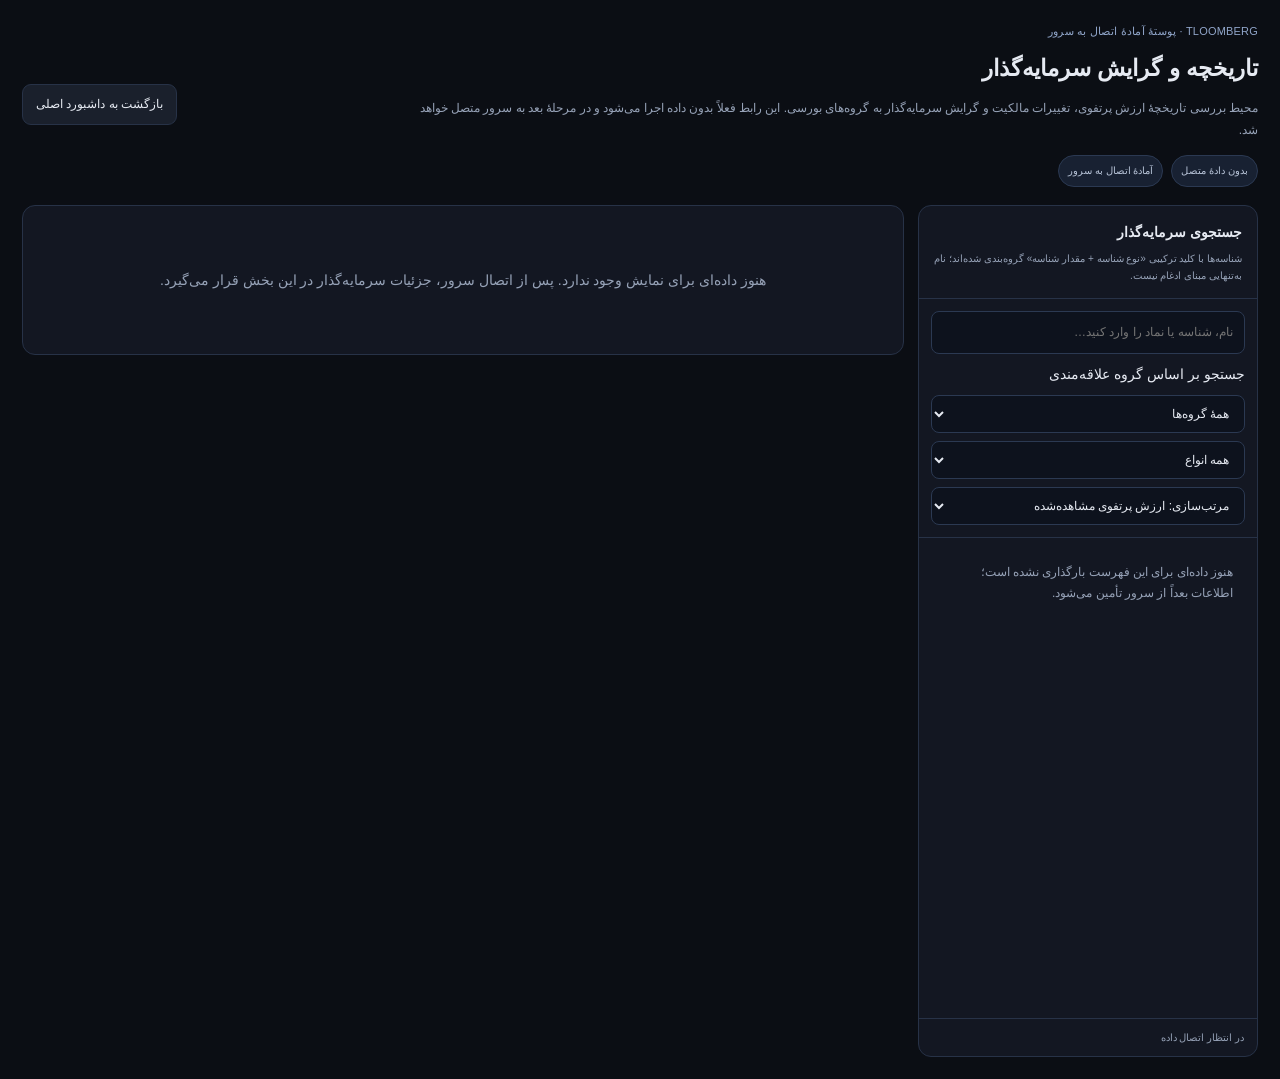
<file: docs/investor-preview.html>
<!doctype html>
<html lang="fa" dir="rtl">
<head>
  <meta charset="utf-8" />
  <meta name="viewport" content="width=device-width, initial-scale=1" />
  <title>پیش‌نمایش تاریخچه و علاقه‌مندی سرمایه‌گذار | TSETMC</title>
  <link rel="stylesheet" href="./ui-refresh.css" />
  <style>
    :root{color-scheme:dark;--bg:#0b0e14;--panel:#131722;--raised:#1a202c;--line:#273247;--muted:#96a2b7;--text:#e6eaf2;--blue:#5b8cff;--yellow:#ffc107;--green:#21c78a;--red:#ff6b6b}
    *{box-sizing:border-box}
    body{margin:0;background:var(--bg);color:var(--text);font-family:Tahoma,"Vazirmatn",sans-serif;direction:rtl}
    button,input,select{font:inherit}
    a{color:#8fb1ff;text-decoration:none}
    .wrap{max-width:1500px;margin:0 auto;padding:22px}
    .top{display:flex;justify-content:space-between;align-items:center;gap:16px;margin-bottom:18px}
    .eyebrow{font-size:11px;color:#90a5c9;letter-spacing:.2px}
    h1{font-size:23px;margin:7px 0 8px}
    .sub{color:var(--muted);font-size:12px;line-height:1.9;max-width:850px}
    .top-actions{display:flex;gap:8px;align-items:center;flex-wrap:wrap}
    .btn{display:inline-flex;align-items:center;justify-content:center;padding:9px 13px;border:1px solid var(--line);border-radius:9px;background:var(--raised);color:var(--text);font-size:12px;cursor:pointer}
    .btn:hover{border-color:#5079c9}
    .scope{display:flex;gap:8px;flex-wrap:wrap;margin-top:13px}
    .pill{font-size:10px;color:#b8c4d8;background:#182132;border:1px solid #2b3952;border-radius:99px;padding:6px 9px}
    .layout{display:grid;grid-template-columns:340px minmax(0,1fr);gap:14px;align-items:start}
    .panel{background:var(--panel);border:1px solid var(--line);border-radius:13px;overflow:hidden}
    .panel-head{padding:14px 15px;border-bottom:1px solid var(--line)}
    .panel-title{font-size:14px;font-weight:700}
    .panel-sub{font-size:10px;color:var(--muted);margin-top:6px;line-height:1.7}
    .filters{padding:12px;display:grid;gap:8px;border-bottom:1px solid var(--line)}
    .field{width:100%;background:#0d121d;color:var(--text);border:1px solid #2b3952;border-radius:8px;padding:10px 11px;font-size:12px;outline:none}
    .field:focus{border-color:var(--blue)}
    .list{max-height:calc(100vh - 210px);min-height:480px;overflow:auto}
    .person{padding:12px 13px;border-bottom:1px solid #202a3b;cursor:pointer;transition:background .12s}
    .person:hover{background:#192235}
    .person.active{background:#17243b;box-shadow:inset -3px 0 #6091ff}
    .person-name{font-size:12px;font-weight:700;display:flex;justify-content:space-between;gap:8px}
    .person-meta{font-size:10px;color:var(--muted);margin-top:7px;display:flex;justify-content:space-between;gap:8px}
    .num{font-variant-numeric:tabular-nums;direction:ltr;display:inline-block}
    .detail{display:grid;gap:14px}
    .empty{padding:60px 20px;text-align:center;color:var(--muted);line-height:2}
    .profile{padding:16px}
    .profile-line{display:flex;justify-content:space-between;gap:12px;align-items:flex-start;flex-wrap:wrap}
    .profile-name{font-size:18px;font-weight:700}
    .profile-id{font-size:11px;color:#9fb4dc;margin-top:7px}
    .stats{display:grid;grid-template-columns:repeat(4,minmax(0,1fr));gap:9px;margin-top:15px}
    .stat{background:var(--raised);border:1px solid #253149;border-radius:10px;padding:12px}
    .stat-label{font-size:10px;color:var(--muted)}
    .stat-value{font-size:16px;font-weight:700;margin-top:7px}
    .section{padding:15px}
    .section-head{display:flex;align-items:flex-start;justify-content:space-between;gap:10px;flex-wrap:wrap;margin-bottom:12px}
    h2{font-size:14px;margin:0}
    .hint{font-size:10px;color:var(--muted);line-height:1.8;margin-top:5px}
    .chart-wrap{background:#0d121d;border:1px solid #263249;border-radius:10px;padding:8px;overflow:hidden}
    svg.chart{display:block;width:100%;height:220px}
    .chart-labels{display:flex;justify-content:space-between;color:var(--muted);font-size:10px;padding:0 8px 4px}
    .heatmap-board{display:flex;gap:9px;align-items:stretch;overflow-x:auto;padding:8px 2px 12px;direction:rtl}
    .heat-col{min-width:78px;max-width:104px;display:flex;flex-direction:column;align-items:center;gap:7px;padding:9px 7px;border:1px solid transparent;border-radius:10px;background:transparent;color:var(--text);cursor:pointer}
    .heat-col:hover,.heat-col.selected{background:#192235;border-color:#465a7b}
    .heat-name{font-size:10px;line-height:1.6;min-height:34px;text-align:center;display:flex;align-items:center;justify-content:center}
    .heat-cells{display:grid;grid-template-rows:repeat(5,15px);gap:4px;direction:ltr}
    .heat-cell{width:15px;height:15px;border-radius:3px;background:#1a202b;border:1px solid #273344}
    .heat-cell.active{background:rgba(255,193,7,var(--level));border-color:rgba(255,207,56,.75);box-shadow:0 0 5px rgba(255,193,7,.10)}
    .heat-score{font-size:12px;font-weight:800;direction:ltr}
    .heat-legend{display:flex;justify-content:space-between;gap:8px;align-items:center;color:var(--muted);font-size:9px;margin:2px 4px 8px}
    .heat-legend-scale{display:flex;gap:4px;align-items:center}
    .heat-legend-cell{width:11px;height:11px;border-radius:2px;background:#1a202b;border:1px solid #273344}
    .heat-legend-cell.active{background:rgba(255,193,7,.8);border-color:#eab308}
    .heat-footer{font-size:9px;color:#b7c0d2;margin-top:8px;line-height:1.8}
    .group-chips{display:flex;flex-wrap:wrap;gap:7px;margin:10px 0 14px}
    .group-chip{border:1px solid #3b4a62;border-radius:7px;background:#182233;color:#dce5f5;padding:7px 10px;font-size:10px;cursor:pointer}
    .group-chip.selected,.group-chip:hover{border-color:#d6a900;background:#30270e;color:#ffe38a}
    .group-panel{border:1px solid #2b3952;border-radius:10px;padding:12px;background:#101622;margin-top:10px}
    .group-panel h3{font-size:12px;margin:0 0 8px}
    .positions-table{margin-top:12px}
    .company-kpis{display:grid;grid-template-columns:repeat(4,minmax(0,1fr));gap:8px;margin:12px 0}
    .company-kpis.group-kpis{grid-template-columns:repeat(3,minmax(0,1fr))}
    .company-kpi{background:var(--raised);border:1px solid #253149;border-radius:9px;padding:10px}
    .company-kpi span{display:block;color:var(--muted);font-size:9px}
    .company-kpi strong{display:block;font-size:13px;margin-top:6px}
    .back-row{display:flex;justify-content:space-between;align-items:center;gap:10px;margin-bottom:10px}
    .empty-cell{padding:14px;color:var(--muted);font-size:10px}
    .table-wrap{overflow:auto;border:1px solid #263249;border-radius:9px}
    table{width:100%;table-layout:fixed;border-collapse:collapse;white-space:normal;font-size:11px;direction:rtl}
    th{background:#1a202c;color:#aebbd0;text-align:right;font-weight:600;white-space:normal;line-height:1.7;overflow-wrap:anywhere}
    td,th{padding:10px 9px;border-bottom:1px solid #263044;vertical-align:middle;overflow-wrap:anywhere;text-align:right}
    td.num{white-space:nowrap;overflow-wrap:normal}
    td .symbol-btn{white-space:nowrap}
    .table-wrap td,.table-wrap th{min-width:0}
    .table-wrap table{width:100%}
    .table-wrap tbody td{line-height:1.7}
    .table-wrap td:nth-child(1),.table-wrap th:nth-child(1){width:13%}
    .table-wrap td:nth-child(2),.table-wrap th:nth-child(2){width:19%}
    .table-wrap td:nth-child(3),.table-wrap th:nth-child(3){width:15%}
    tbody tr:hover{background:#182135}
    .symbol-btn{color:#8fb1ff;background:none;border:0;cursor:pointer;font-weight:700;padding:0}
    .tag{display:inline-block;font-size:9px;border:1px solid #33415a;border-radius:6px;padding:4px 6px;color:#b9c8de}
    .tag.green{color:#7fe0b8;border-color:#246c56;background:#10251f}
    .tag.yellow{color:#f8d66d;border-color:#796324;background:#2b2410}
    .tag.red{color:#ffaaaa;border-color:#763c42;background:#2a171a}
    .note{font-size:10px;line-height:1.9;color:#aab5c7;background:#181f2c;border:1px solid #303b50;border-radius:9px;padding:11px}
    .loading{padding:24px;color:var(--muted);font-size:12px}
    .status{font-size:10px;color:var(--muted);padding:10px 13px;border-top:1px solid var(--line)}
    .small-muted{font-size:9px;color:var(--muted)}
    .network-wrap{width:100%;overflow-x:auto;overflow-y:hidden;border:1px solid #263249;border-radius:10px;background:#0d121d;padding:10px}
    .network-svg{display:block;width:100%;min-width:680px;height:auto;max-height:none}
    .ownership-edge{stroke:#55d6a0;stroke-width:2.2;stroke-opacity:.72}
    .group-edge{stroke:#7da7ff;stroke-width:2;stroke-opacity:.7}
    .investor-node-circle{fill:#245c49;stroke:#55d6a0;stroke-width:2.5}
    .investor-node-label{fill:#fff;font-size:13px;font-weight:700}
    .investor-caption{fill:#b9c8de;font-size:11px}
    .stock-node-circle{fill:#30270e;stroke:#eab308;stroke-width:2.2}
    .stock-node-label{fill:#ffe38a;font-size:14px;font-weight:800}
    .group-node-circle{fill:#24344b;stroke:#7da7ff;stroke-width:2.5}
    .group-node-label{fill:#e8efff;font-size:11px;font-weight:600}
    .network-node{cursor:pointer;outline:none}
    .network-node:focus circle,.network-node:hover circle{stroke:#fff;stroke-width:3}
    .network-wrap.network-canvas{height:min(72vh,720px);min-height:480px;overflow:hidden;padding:0;position:relative;touch-action:none;cursor:grab;background:#0b1928}
    .network-wrap.network-canvas:active{cursor:grabbing}
    .network-wrap.network-canvas .network-svg{width:100%;height:100%;min-width:0;max-height:none;touch-action:none;cursor:grab}
    .network-svg[data-network-canvas]{touch-action:none}
    .shareholder-edge{stroke:#52718a;stroke-width:1.7;stroke-opacity:.76}
    .shareholder-company-circle{fill:#1d5a7a;stroke:#82c9f4;stroke-width:3}
    .shareholder-company-label{fill:#f2f7ff;font-size:16px;font-weight:800}
    .shareholder-company-meta{fill:#c1d6e8;font-size:11px}
    .shareholder-node-circle{fill:#113d4a;stroke:#42d0ca;stroke-width:2.2}
    .shareholder-node-circle.is-current{fill:#27624b;stroke:#a6f2c9;stroke-width:3.5}
    .shareholder-node-label{fill:#e2eaf5;font-size:11px;font-weight:600}
    .shareholder-node-meta{fill:#a8c2d8;font-size:10px}
    .network-instructions{display:flex;gap:14px;flex-wrap:wrap;align-items:center;margin-top:9px;color:#9fb0c7;font-size:10px;line-height:1.8}
    .network-instructions span{display:inline-flex;align-items:center;gap:5px}
    .network-dot{display:inline-block;width:8px;height:8px;border-radius:50%;background:#42d0ca}
    .network-dot.company{background:#82c9f4}

    @media(max-width:980px){.layout{grid-template-columns:1fr}.list{max-height:340px}.stats{grid-template-columns:repeat(2,minmax(0,1fr))}}
    @media(max-width:560px){.wrap{padding:12px}.top{align-items:flex-start;flex-direction:column}h1{font-size:20px}.stats,.company-kpis{grid-template-columns:repeat(2,minmax(0,1fr))}.stat-value{font-size:14px}.heat-col{min-width:72px}}
  </style>
  <link rel="icon" type="image/png" href="./assets/tloomberg-favicon.png" />
  <link rel="apple-touch-icon" href="./assets/tloomberg-favicon.png" />
  <link rel="stylesheet" href="./brand-assets.css" />
</head>
<body>
  <div id="tloomberg-page-loader" class="tloomberg-page-loader" role="status">
    <img src="./assets/tloomberg-loader.svg" alt="" aria-hidden="true" />
    <span class="tloomberg-sr-only">در حال بارگذاری تلومبرگ…</span>
  </div>
  <div class="wrap">
    <header class="top">
      <div>
        <div class="eyebrow">TLOOMBERG · پوستهٔ آمادهٔ اتصال به سرور</div>
        <h1>تاریخچه و گرایش سرمایه‌گذار</h1>
        <div class="sub">محیط بررسی تاریخچهٔ ارزش پرتفوی، تغییرات مالکیت و گرایش سرمایه‌گذار به گروه‌های بورسی. این رابط فعلاً بدون داده اجرا می‌شود و در مرحلهٔ بعد به سرور متصل خواهد شد.</div>
        <div class="scope" id="scopePills"><span class="pill">بدون دادهٔ متصل</span><span class="pill">آمادهٔ اتصال به سرور</span></div>
      </div>
      <div class="top-actions">
        <a class="btn" href="./index.html">بازگشت به داشبورد اصلی</a>
      </div>
    </header>

    <div class="layout">
      <aside class="panel">
        <div class="panel-head">
          <div class="panel-title">جستجوی سرمایه‌گذار</div>
          <div class="panel-sub">شناسه‌ها با کلید ترکیبی «نوع شناسه + مقدار شناسه» گروه‌بندی شده‌اند؛ نام به‌تنهایی مبنای ادغام نیست.</div>
        </div>
        <div class="filters">
          <input id="search" class="field" type="search" placeholder="نام، شناسه یا نماد را وارد کنید…" />
          <label class="list-filter-label" for="groupFilter">جستجو بر اساس گروه علاقه‌مندی</label>
          <select id="groupFilter" class="field"><option value="">همهٔ گروه‌ها</option></select>
          <select id="typeFilter" class="field">
            <option value="">همه انواع</option>
            <option value="individual">شخص حقیقی</option>
            <option value="legal">شخص حقوقی</option>
          </select>
          <select id="sortFilter" class="field">
            <option value="portfolio">مرتب‌سازی: ارزش پرتفوی مشاهده‌شده</option>
            <option value="companies">مرتب‌سازی: تعداد شرکت‌ها</option>
            <option value="interest">مرتب‌سازی: علاقه‌مندی به گروه انتخاب‌شده</option>
            <option value="name">مرتب‌سازی: نام</option>
            <option value="date">مرتب‌سازی: آخرین تاریخ</option>
          </select>
        </div>
        <div id="investorList" class="list"><div class="loading">فهرست سرمایه‌گذاران پس از اتصال به سرور در این قسمت نمایش داده می‌شود.</div></div>
        <div class="status" id="listStatus">در انتظار دادهٔ سرور</div>
      </aside>

      <main class="detail" id="detail">
        <section class="panel empty">این بخش آماده است، اما هنوز داده‌ای به آن متصل نشده است. پس از آماده‌شدن سرویس سمت سرور، با انتخاب شناسهٔ سرمایه‌گذار تاریخچه و گرایش او در همین صفحه نمایش داده می‌شود.</section>
      </main>
    </div>
  </div>

<script>
(() => {
  "use strict";
  const fa = value => value === null || value === undefined ? "—" : String(value).replace(/\d/g, d => "۰۱۲۳۴۵۶۷۸۹"[Number(d)]);
  const n = value => value === null || value === undefined || !Number.isFinite(Number(value)) ? "—" : new Intl.NumberFormat("en-US", {maximumFractionDigits:0}).format(Number(value));
  const pct = value => value === null || value === undefined || !Number.isFinite(Number(value)) ? "—" : fa(Number(value).toFixed(2)) + "٪";
  const money = value => {
    if (value === null || value === undefined || !Number.isFinite(Number(value))) return "—";
    const v = Number(value);
    if (Math.abs(v) >= 1e13) return fa((v/1e13).toFixed(2)) + " همت";
    if (Math.abs(v) >= 1e9) return fa((v/1e9).toFixed(2)) + " میلیارد ریال";
    return n(v) + " ریال";
  };
  const safe = value => String(value ?? "").replace(/[&<>"']/g, ch => ({"&":"&amp;","<":"&lt;",">":"&gt;",'"':"&quot;","'":"&#39;"}[ch]));
  const typeLabel = value => {
    const v = String(value || "").toLowerCase();
    if (v.includes("individual") || v.includes("حقیقی")) return "حقیقی";
    if (v.includes("legal") || v.includes("حقوقی")) return "حقوقی";
    return value || "نامشخص";
  };
  const exitLabel = status => status === "currently_disclosed"
    ? '<span class="tag green">در آخرین افشا دیده شده</span>'
    : status === "assumed_sold"
      ? '<span class="tag yellow">خروج فرضی از افشا</span>'
      : '<span class="tag">نامشخص</span>';

  let data = null;
  let selectedId = null;
  let symbolFilter = "";
  let selectedGroupCode = null;
  let selectedCompanyCode = null;

  const $ = id => document.getElementById(id);
  const displayId = person => {
    const raw = person?.shareholder_id ?? person?.id ?? "";
    const value = String(raw);
    return value.includes(":") ? value.slice(value.lastIndexOf(":")+1) : value;
  };
  const currentViewState = () => ({
    selectedId, selectedCompanyCode, selectedGroupCode, symbolFilter,
    search: $("search")?.value || "", groupFilter: $("groupFilter")?.value || "",
    sortFilter: $("sortFilter")?.value || "portfolio", typeFilter: $("typeFilter")?.value || "",
    scrollY: window.scrollY, listScrollTop: $("investorList")?.scrollTop || 0
  });
  const pushViewState = () => {
    const previous = currentViewState();
    history.replaceState({...history.state, investorPreview:previous}, "");
    history.pushState({investorPreview:{...previous,scrollY:0,listScrollTop:0}}, "");
  };
  const commitViewState = () => history.replaceState({...history.state,investorPreview:currentViewState()},"");
  const restoreViewState = state => {
    const view = state?.investorPreview;
    if (!view) { window.scrollTo(0,0); return; }
    selectedId=view.selectedId || null; selectedCompanyCode=view.selectedCompanyCode || null;
    selectedGroupCode=view.selectedGroupCode || null; symbolFilter=view.symbolFilter || "";
    $("search").value=view.search || ""; $("groupFilter").value=view.groupFilter || "";
    $("sortFilter").value=view.sortFilter || "portfolio"; $("typeFilter").value=view.typeFilter || "";
    renderList(); renderDetail();
    requestAnimationFrame(()=>requestAnimationFrame(()=>{
      window.scrollTo(0,Number(view.scrollY)||0);
      $("investorList").scrollTop=Number(view.listScrollTop)||0;
    }));
  };
  window.addEventListener("popstate", event => restoreViewState(event.state));

  function getFiltered() {
    const query = $("search").value.trim().toLowerCase();
    const type = $("typeFilter").value;
    const groupCode = $("groupFilter").value;
    const sort = $("sortFilter").value;
    let rows = (data?.investors || []).filter(person => {
      const searchable = [
        person.shareholder_name, person.id, person.shareholder_id,
        ...(person.source_ids || []).map(x => x.shareholder_id),
        ...(person.symbols || []).map(x => x.symbol)
      ].join(" ").toLowerCase();
      const matchesQuery = !query || searchable.includes(query);
      const ptype = String(person.shareholder_type || "").toLowerCase();
      const matchesType = !type || ptype.includes(type);
      const matchesGroup = !groupCode || (person.sector_affinity?.official_groups || []).some(g=>String(g.code)===String(groupCode));
      return matchesQuery && matchesType && matchesGroup;
    });
    rows.sort((a,b) => {
      if (sort === "name") return String(a.shareholder_name).localeCompare(String(b.shareholder_name), "fa");
      if (sort === "companies") return (b.n_companies-a.n_companies) || String(a.shareholder_name).localeCompare(String(b.shareholder_name),"fa");
      if (sort === "interest") {
        const score = p => {
          const groups=p.sector_affinity?.official_groups || [];
          return groupCode ? Number(groups.find(g=>String(g.code)===String(groupCode))?.interest_score || 0) : Math.max(0,...groups.map(g=>Number(g.interest_score)||0));
        };
        return score(b)-score(a);
      }
      if (sort === "date") return String(b.latest_observation_date || "").localeCompare(String(a.latest_observation_date || ""));
      return (Number(b.current_portfolio_value_rial)||0)-(Number(a.current_portfolio_value_rial)||0);
    });
    return rows;
  }

  function renderList() {
    const rows = getFiltered();
    $("investorList").innerHTML = rows.length ? rows.map(p => {
      const active = p.id === selectedId ? " active" : "";
      const symbols = (p.symbols || []).slice(0,4).map(x => safe(x.symbol)).join("، ");
      return `<div class="person${active}" data-id="${safe(p.id)}">
        <div class="person-name"><span>${safe(p.shareholder_name)}</span><span class="tag">${typeLabel(p.shareholder_type)}</span></div>
        <div class="person-meta"><span class="num">${safe(displayId(p))}</span><span>${fa(p.n_companies)} شرکت</span></div>
        <div class="person-meta"><span>${symbols || "—"}<br><span class="small-muted">ارزش تا ${safe(p.portfolio_value_date || "بدون ارزش‌گذاری")}</span></span><strong class="num">${money(p.current_portfolio_value_rial)}</strong></div>
      </div>`;
    }).join("") : '<div class="loading">هنوز داده‌ای برای این فهرست بارگذاری نشده است؛ اطلاعات بعداً از سرور تأمین می‌شود.</div>';
    $("listStatus").textContent = (data?.investors || []).length
      ? `${fa(rows.length)} از ${fa(data.investors.length)} شناسه`
      : "در انتظار اتصال داده";
    $("investorList").querySelectorAll("[data-id]").forEach(node => {
      node.addEventListener("click", () => {
        pushViewState();
        selectedId = node.getAttribute("data-id");
        selectedCompanyCode = null;
        selectedGroupCode = null;
        symbolFilter = "";
        renderList();
        renderDetail();
        window.scrollTo(0,0);
        commitViewState();
      });
    });
  }

  function renderChart(person) {
    const history = (person.sector_affinity?.history || [])
      .filter(row => row.total_value_rial !== null && row.total_value_rial !== undefined);
    if (history.length < 2) {
      return '<div class="note">برای رسم نمودار ارزش پرتفوی، حداقل دو تاریخ دارای ارزش‌گذاری لازم است. جدول دفتر تغییرات همچنان قابل استفاده است.</div>';
    }
    const width = 900, height = 210, padL = 12, padR = 12, padT = 18, padB = 24;
    const vals = history.map(x => Number(x.total_value_rial));
    const min = Math.min(...vals), max = Math.max(...vals);
    const spread = max-min || 1;
    const points = history.map((row,i) => {
      const x = padL + (i/(history.length-1))*(width-padL-padR);
      const y = padT + (1-(Number(row.total_value_rial)-min)/spread)*(height-padT-padB);
      return {x,y,row};
    });
    const line = points.map(p => `${p.x.toFixed(1)},${p.y.toFixed(1)}`).join(" ");
    const area = `${padL},${height-padB} ${line} ${width-padR},${height-padB}`;
    const circles = points.filter((p,i)=>i===0 || i===points.length-1 || i%Math.max(1,Math.floor(points.length/9))===0)
      .map(p=>`<circle cx="${p.x}" cy="${p.y}" r="3" fill="#75a0ff"><title>${safe(p.row.date)} · ${money(p.row.total_value_rial)}</title></circle>`).join("");
    return `<div class="chart-wrap">
      <svg class="chart" viewBox="0 0 ${width} ${height}" preserveAspectRatio="none" role="img" aria-label="نمودار ارزش پرتفوی">
        <defs><linearGradient id="areaGradient" x1="0" x2="0" y1="0" y2="1"><stop offset="0%" stop-color="#5c8eff" stop-opacity=".32"/><stop offset="100%" stop-color="#5c8eff" stop-opacity="0"/></linearGradient></defs>
        <path d="M ${area.replace(/ /g," L ")} Z" fill="url(#areaGradient)"></path>
        <polyline points="${line}" fill="none" stroke="#75a0ff" stroke-width="3" stroke-linecap="round" stroke-linejoin="round"></polyline>
        ${circles}
      </svg>
      <div class="chart-labels"><span>${safe(history[0].date)}</span><span>${safe(history[history.length-1].date)}</span></div>
    </div>
    <div class="hint">نقاط نمودار از رکوردهای تاریخ‌دارِ ارزش‌گذاری‌شده در موتور گرایش ساخته شده‌اند؛ قیمت مرجع، قیمت اجرای معامله نیست.</div>`;
  }

  function renderHeatmap(person) {
    const affinity = person.sector_affinity || {};
    const groups = [...(affinity.official_groups || [])].sort((a,b) => Number(b.interest_score||0)-Number(a.interest_score||0));
    if (!groups.length) return '<div class="note">برای این شناسه دادهٔ ارزش‌گذاری‌شده یا گروه رسمی قابل‌محاسبه‌ای وجود ندارد.</div>';
    const interested = groups.filter(g => Number(g.interest_score||0) >= 10);
    const activeCode = selectedGroupCode || interested[0]?.code || groups[0]?.code;
    const board = groups.map(g => {
      const score = Math.max(0,Math.min(100,Number(g.interest_score)||0));
      const filled = Math.max(0,Math.min(5,Math.round(score/20)));
      const alpha = (.14 + score/100*.78).toFixed(2);
      const cells = Array.from({length:5},(_,i) => {
        const active = i >= 5-filled;
        return `<span class="heat-cell ${active?"active":""}" ${active?`style="--level:${alpha}"`:""}></span>`;
      }).join("");
      return `<button class="heat-col ${g.code===activeCode?"selected":""}" data-group="${safe(g.code)}" title="${safe(g.label)} · امتیاز ${fa(score.toFixed(1))}">
        <span class="heat-name">${safe(g.label)}</span>
        <span class="heat-cells">${cells}</span>
        <span class="heat-score">${fa(score.toFixed(1))}</span>
      </button>`;
    }).join("");
    const chips = interested.map(g => `<button class="group-chip ${g.code===activeCode?"selected":""}" data-group="${safe(g.code)}">${safe(g.label)} · ${fa(Number(g.interest_score||0).toFixed(1))}</button>`).join("");
    return `<div class="heat-legend"><span>میزان علاقه‌مندی از کم به زیاد</span><span class="heat-legend-scale"><span>کم</span><i class="heat-legend-cell"></i><i class="heat-legend-cell active"></i><i class="heat-legend-cell active"></i><i class="heat-legend-cell active"></i><span>زیاد</span></span></div>
      <div class="heatmap-board">${board}</div>
      <div class="heat-footer">هر ستون یک گروه رسمی بورس است؛ تعداد خانه‌های زرد و شدت رنگ، امتیاز علاقه‌مندی را نشان می‌دهد. برای دیدن نمادهای آن گروه روی ستون کلیک کن.</div>
      <div class="section-head" style="margin-top:14px"><div><h3 style="font-size:12px;margin:0">گروه‌های علاقه‌مند</h3><div class="hint">گروه‌هایی که امتیاز علاقه‌مندی قابل‌توجه دارند.</div></div></div>
      <div class="group-chips">${chips || '<span class="small-muted">گروهی بالاتر از آستانهٔ نمایش نیست.</span>'}</div>
      <div id="groupPanel">${renderGroupPanel(person,activeCode)}</div>`;
  }

  function renderGroupPanel(person, code) {
    const group = (person.sector_affinity?.official_groups || []).find(g => String(g.code)===String(code));
    if (!group) return '<div class="note">گروهی انتخاب نشده است.</div>';
    const universe = (data?.official_universe || []).filter(item => String(item.group_code)===String(code));
    const positions = (person.symbols || []).filter(item => String(item.group_code)===String(code));
    const rows = universe.map(item => {
      const company = data.companies?.[item.ins_code] || {};
      const snap = company.latest_snapshot || {};
      const inPortfolio = positions.some(p => p.ins_code===item.ins_code);
      return `<tr>
        <td><button class="symbol-btn" data-company="${safe(item.ins_code)}">${safe(item.symbol)}</button></td>
        <td>${safe(item.company_name || "نام شرکت در دادهٔ نمونه موجود نیست")}</td>
        <td>${safe(item.subgroup_label || "—")}</td>
        <td class="num">${snap.total_shareholder_count==null?"—":n(snap.total_shareholder_count)}</td>
        <td>${inPortfolio?'<span class="tag green">در پرتفوی</span>':"—"}</td>
      </tr>`;
    }).join("");
    return `<div class="group-panel">
      <div class="section-head"><div><h3>${safe(group.label)}</h3><div class="hint">امتیاز علاقه‌مندی: ${fa(Number(group.interest_score||0).toFixed(1))} · تخصیص فعلی: ${pct(group.current_weight_pct)} · گرایش تاریخی: ${pct(group.historical_affinity_pct)}</div></div><span class="tag">${fa(universe.length)} نماد رسمی در رجیستری</span></div>
      <div class="table-wrap"><table><thead><tr><th>نماد</th><th>نام شرکت</th><th>زیرگروه رسمی</th><th>تعداد کل سهامداران</th><th>وضعیت پرتفوی</th></tr></thead><tbody>${rows || '<tr><td colspan="5" class="empty-cell">نمادی برای این گروه در رجیستری موجود نیست.</td></tr>'}</tbody></table></div>
      <div class="hint">جزئیات کامل شرکت فقط برای نمادهایی در دسترس است که فایل تاریخچهٔ آن‌ها در نمونهٔ ۱۴ اکسل وجود دارد. فهرست بالا بر اساس طبقه‌بندی رسمی گروه‌های TSETMC ساخته شده، نه تشخیص متنی نام نماد.</div>
    </div>`;
  }

  function renderSeriesChart(rows, key, title, formatter) {
    const points = (rows || []).filter(row => row[key]!==null && row[key]!==undefined && Number.isFinite(Number(row[key])));
    if (points.length < 2) return '<div class="note">دادهٔ کافی برای رسم این نمودار در فایل‌های نمونه وجود ندارد.</div>';
    const w=900,h=190,p=18,values=points.map(x=>Number(x[key]));
    const min=Math.min(...values),max=Math.max(...values),spread=max-min||1;
    const coords=points.map((row,i)=>({x:p+i/(points.length-1)*(w-2*p),y:p+(1-(Number(row[key])-min)/spread)*(h-2*p),row}));
    const poly=coords.map(x=>`${x.x.toFixed(1)},${x.y.toFixed(1)}`).join(" ");
    const marks=coords.filter((x,i)=>i===0||i===coords.length-1||i%Math.max(1,Math.floor(coords.length/10))===0)
      .map(x=>`<circle cx="${x.x}" cy="${x.y}" r="3" fill="#75a0ff"><title>${safe(x.row.date)} · ${safe(formatter(x.row[key]))}</title></circle>`).join("");
    return `<div class="chart-wrap"><svg class="chart" viewBox="0 0 ${w} ${h}" preserveAspectRatio="none" role="img" aria-label="${safe(title)}"><polyline points="${poly}" fill="none" stroke="#75a0ff" stroke-width="3" stroke-linecap="round" stroke-linejoin="round"></polyline>${marks}</svg><div class="chart-labels"><span>${safe(points[0].date)}</span><span>${safe(points[points.length-1].date)}</span></div></div>`;
  }

function svgLabelLines(value,maxChars=14,maxLines=2){const words=String(value||"").trim().split(/\s+/).filter(Boolean);const lines=[];let line="";for(const word of words){if(!line)line=word;else if((line+" "+word).length<=maxChars)line+=" "+word;else{lines.push(line);line=word;}}if(line)lines.push(line);const clipped=lines.slice(0,maxLines);if(lines.length>maxLines)clipped[maxLines-1]=clipped[maxLines-1].slice(0,Math.max(1,maxChars-1))+"…";return clipped;}

function renderShareholderOrbit(company,centerX,centerY,highlightInvestorId=null){const holders=[...(company.shareholders||[])].sort((a,b)=>(Number(b.ownership_pct)||0)-(Number(a.ownership_pct)||0));const ringCapacity=18,edges=[],nodes=[];holders.forEach((holder,index)=>{const ring=Math.floor(index/ringCapacity),slot=index%ringCapacity,ringCount=Math.min(ringCapacity,holders.length-ring*ringCapacity),radius=155+ring*112,angle=-Math.PI/2+(slot/ringCount)*Math.PI*2,x=centerX+Math.cos(angle)*radius,y=centerY+Math.sin(angle)*radius,current=String(holder.investor_id)===String(highlightInvestorId),name=holder.shareholder_name||String(holder.investor_id||"شناسه نامشخص"),lines=svgLabelLines(name,15,2),labelY=y+34,tspans=lines.map((line,j)=>`<tspan x="${x.toFixed(1)}" y="${(labelY+j*14).toFixed(1)}">${safe(line)}</tspan>`).join(""),ownership=holder.ownership_pct==null?"درصد نامشخص":pct(holder.ownership_pct),metaY=labelY+lines.length*14,title=`${name} · ${holder.investor_id||"شناسه نامشخص"} · ${typeLabel(holder.shareholder_type)} · ${ownership}`;edges.push(`<line x1="${centerX}" y1="${centerY}" x2="${x.toFixed(1)}" y2="${y.toFixed(1)}" class="shareholder-edge"/>`);nodes.push(`<g class="network-node" data-investor-id="${safe(holder.investor_id)}" tabindex="0" role="button" aria-label="${safe(title)}"><title>${safe(title)}</title><circle cx="${x.toFixed(1)}" cy="${y.toFixed(1)}" r="18" class="shareholder-node-circle ${current?"is-current":""}"/><text text-anchor="middle" class="shareholder-node-label">${tspans}</text><text x="${x.toFixed(1)}" y="${metaY.toFixed(1)}" text-anchor="middle" class="shareholder-node-meta">${safe(ownership)}</text></g>`);});return{edges:edges.join(""),nodes:nodes.join(""),count:holders.length};}

function renderPortfolioShareholderNetwork(person){
  const holdings=(person.symbols||[]).filter(item=>item.exit_status==="currently_disclosed");
  const unique=new Map();
  holdings.forEach(item=>{
    const company=data?.companies?.[item.ins_code];
    if(company&&Array.isArray(company.shareholders)&&company.shareholders.length){
      unique.set(String(item.ins_code),{...company,ins_code:item.ins_code});
    }
  });
  const companies=[...unique.values()];
  if(!companies.length){
    return `<div class="note">برای پوزیشن‌های باز این شناسه، فهرست سهامداران در snapshot موجود نیست؛ بنابراین گراف چندشرکتی قابل رسم نیست. فهرست سرمایه‌گذاری‌های خود شناسه در بخش‌های پایین صفحه در دسترس است.</div>`;
  }
  const maxRings=Math.max(1,...companies.map(company=>Math.ceil((company.shareholders||[]).length/18)));
  const maxOrbit=155+(maxRings-1)*112;
  const cellSize=Math.max(520,(maxOrbit+115)*2);
  const columns=Math.max(1,Math.ceil(Math.sqrt(companies.length)));
  const rows=Math.ceil(companies.length/columns);
  const canvasWidth=columns*cellSize;
  const canvasHeight=rows*cellSize;
  const centers=companies.map((company,index)=>({
    x:(index%columns)*cellSize+cellSize/2,
    y:Math.floor(index/columns)*cellSize+cellSize/2
  }));
  const clusters=companies.map((company,index)=>{
    const center=centers[index];
    const orbit=renderShareholderOrbit(company,center.x,center.y,person.id);
    const symbol=company.symbol||holdings.find(x=>String(x.ins_code)===String(company.ins_code))?.symbol||"نماد";
    const companyName=company.company_name||symbol;
    return `${orbit.edges}
      <g class="network-node" data-network-company="${safe(company.ins_code)}" tabindex="0" role="button" aria-label="نمایش شرکت ${safe(symbol)}">
        <title>${safe(companyName)} · ${safe(symbol)} · ${fa(orbit.count)} سهامدار در snapshot ${safe(company.shareholders_snapshot_date||"نامشخص")}</title>
        <circle cx="${center.x}" cy="${center.y}" r="54" class="shareholder-company-circle"/>
        <text x="${center.x}" y="${center.y+5}" text-anchor="middle" class="shareholder-company-label" direction="ltr">${safe(symbol)}</text>
        <text x="${center.x}" y="${center.y+76}" text-anchor="middle" class="shareholder-company-meta">${fa(orbit.count)} سهامدار</text>
      </g>
      ${orbit.nodes}`;
  }).join("");
  const omitted=holdings.length-companies.length;
  return `<div class="network-wrap network-canvas">
    <svg class="network-svg" data-network-canvas viewBox="0 0 ${canvasWidth} ${canvasHeight}" role="img" aria-label="گراف چندمرکزی سهامداران شرکت‌های پرتفوی">
      <g data-network-viewport>${clusters}</g>
    </svg>
  </div>
  <div class="network-instructions">
    <span><i class="network-dot company"></i> شرکتِ مرکز هر خوشه</span>
    <span><i class="network-dot"></i> سهامداران و شناسه‌های آن شرکت</span>
    <span>پس‌زمینه را با موس بکشید؛ چرخ ماوس برای بزرگ‌نمایی است؛ برای بازکردن جزئیات روی گره کلیک کنید.</span>
  </div>
  <div class="hint">هر شرکتِ دارای پوزیشن باز و فهرست سهامداری، یک گره مرکزی مستقل دارد؛ بنابراین اگر این شناسه سهامدار چند شرکت باشد، چند مرکز در یک بوم دوبعدی دیده می‌شود. گره‌های پیرامونی تمام شناسه‌های ثبت‌شده در آخرین snapshot موجود برای همان نماد را نشان می‌دهند. ${omitted?`${fa(omitted)} پوزیشن به‌دلیل نبود فهرست سهامداران در دادهٔ فعلی، گره مرکزی ندارند.`:""}</div>`;
}
function renderCompanyShareholderNetwork(company,highlightInvestorId=null){
  const holders=company.shareholders||[];
  if(!holders.length)return '<div class="note">فهرست سهامداران در snapshotهای موجود برای این شرکت ثبت نشده است؛ گراف مالکیت قابل ترسیم نیست.</div>';
  const rings=Math.max(1,Math.ceil(holders.length/18));
  const radius=155+(rings-1)*112;
  const canvasSize=Math.max(700,(radius+115)*2);
  const center=canvasSize/2;
  const orbit=renderShareholderOrbit(company,center,center,highlightInvestorId);
  return `<div class="network-wrap network-canvas">
    <svg class="network-svg" data-network-canvas viewBox="0 0 ${canvasSize} ${canvasSize}" role="img" aria-label="گراف سهامداران شرکت ${safe(company.symbol||"")}">
      <g data-network-viewport>
        ${orbit.edges}
        <g>
          <title>${safe(company.company_name||company.symbol||"شرکت")} · ${fa(orbit.count)} سهامدار</title>
          <circle cx="${center}" cy="${center}" r="54" class="shareholder-company-circle"/>
          <text x="${center}" y="${center+5}" text-anchor="middle" class="shareholder-company-label" direction="ltr">${safe(company.symbol||"شرکت")}</text>
          <text x="${center}" y="${center+76}" text-anchor="middle" class="shareholder-company-meta">${fa(orbit.count)} سهامدار</text>
        </g>
        ${orbit.nodes}
      </g>
    </svg>
  </div>
  <div class="network-instructions">
    <span><i class="network-dot company"></i> شرکت در مرکز</span>
    <span><i class="network-dot"></i> شناسه‌های سهامداران شرکت</span>
    <span>پس‌زمینه را با موس بکشید؛ چرخ ماوس برای بزرگ‌نمایی؛ کلیک روی هر سهامدار، صفحهٔ سرمایه‌گذاری همان شناسه را باز می‌کند.</span>
  </div>
  <div class="hint">تاریخ snapshot سهامداران: ${safe(company.shareholders_snapshot_date||"نامشخص")} · تعداد گره‌ها: ${fa(orbit.count)}. فهرست شامل تمام شناسه‌های ثبت‌شده در snapshot موجودِ فایل‌های داده است.</div>`;
}
function renderSelectedInvestorInvestments(person){if(!person)return'<div class="note">شناسهٔ سرمایه‌گذار انتخاب‌شده مشخص نیست.</div>';const positions=[...(person.symbols||[])].sort((a,b)=>(Number(b.last_observation_market_value_rial)||0)-(Number(a.last_observation_market_value_rial)||0)),rows=positions.map(item=>`<tr><td><button class="symbol-btn" data-company="${safe(item.ins_code)}">${safe(item.symbol||"—")}</button></td><td>${safe(item.company_name||"—")}</td><td>${safe(item.group_label||"—")}</td><td class="num">${n(item.last_observation_shares)}</td><td class="num">${pct(item.last_observation_ownership_pct)}</td><td class="num">${money(item.last_observation_market_value_rial)}</td><td>${exitLabel(item.exit_status)}</td></tr>`).join("");return`<div class="section-head"><div><h2>سرمایه‌گذاری‌های شناسهٔ انتخاب‌شده</h2><div class="hint">${safe(person.shareholder_name)} · <span class="num">${safe(displayId(person))}</span> · ${typeLabel(person.shareholder_type)}. با کلیک روی هر نماد، گراف سهامداران همان شرکت باز می‌شود.</div></div><span class="tag">${fa(positions.length)} شرکت مشاهده‌شده</span></div><div class="table-wrap"><table><thead><tr><th>نماد</th><th>شرکت</th><th>گروه</th><th>تعداد سهم</th><th>مالکیت</th><th>ارزش مرجع</th><th>وضعیت</th></tr></thead><tbody>${rows||'<tr><td colspan="7" class="empty-cell">برای این شناسه سرمایه‌گذاری ثبت نشده است.</td></tr>'}</tbody></table></div>`;}

function enableNetworkCanvases(root=$("detail")){root.querySelectorAll("svg[data-network-canvas]").forEach(svg=>{const viewport=svg.querySelector("[data-network-viewport]");if(!viewport||svg.dataset.panReady==="1")return;svg.dataset.panReady="1";let tx=0,ty=0,scale=1,drag=null;const renderTransform=()=>viewport.setAttribute("transform",`translate(${tx.toFixed(2)} ${ty.toFixed(2)}) scale(${scale.toFixed(3)})`);svg.addEventListener("pointerdown",event=>{if(event.button!==0)return;if(event.target.closest(".network-node")&&!event.shiftKey)return;const point=svg.createSVGPoint();point.x=event.clientX;point.y=event.clientY;const start=point.matrixTransform(svg.getScreenCTM().inverse());drag={x:start.x,y:start.y,tx,ty};svg.setPointerCapture(event.pointerId);svg.classList.add("is-panning");});svg.addEventListener("pointermove",event=>{if(!drag)return;const point=svg.createSVGPoint();point.x=event.clientX;point.y=event.clientY;const current=point.matrixTransform(svg.getScreenCTM().inverse());tx=drag.tx+current.x-drag.x;ty=drag.ty+current.y-drag.y;renderTransform();});const endDrag=()=>{drag=null;svg.classList.remove("is-panning");};svg.addEventListener("pointerup",endDrag);svg.addEventListener("pointercancel",endDrag);svg.addEventListener("wheel",event=>{event.preventDefault();const point=svg.createSVGPoint();point.x=event.clientX;point.y=event.clientY;const cursor=point.matrixTransform(svg.getScreenCTM().inverse()),nextScale=Math.max(.35,Math.min(3.5,scale*(event.deltaY<0?1.12:.89))),ratio=nextScale/scale;tx=cursor.x-(cursor.x-tx)*ratio;ty=cursor.y-(cursor.y-ty)*ratio;scale=nextScale;renderTransform();},{passive:false});});}

  function renderCompanyDetail(insCode) {
    const company = data?.companies?.[insCode];
    const selectedInvestor=(data?.investors||[]).find(person=>person.id===selectedId);
    if (!company) {
      $("detail").innerHTML = `<section class="panel section"><div class="back-row"><h2>اطلاعات نماد</h2><button class="btn" data-back-investor>بازگشت به سرمایه‌گذار</button></div><div class="note">برای این نماد فقط عضویت در گروه رسمی بورس موجود است؛ فایل تاریخچهٔ شرکت در مجموعهٔ ۱۴ اکسل بارگذاری نشده است.</div></section><section class="panel section">${renderSelectedInvestorInvestments(selectedInvestor)}</section>`;
      $("detail").querySelector("[data-back-investor]")?.addEventListener("click",()=>{selectedCompanyCode=null;renderDetail();window.scrollTo(0,0);commitViewState();});
      return;
    }
    const snap=company.latest_snapshot||{};
    const history=company.history||[];
    const shareholders=company.shareholders||[];
    const shareholderRows=shareholders.map(row=>`<tr>
      <td><button class="symbol-btn" data-investor-id="${safe(row.investor_id)}">${safe(row.shareholder_name)}</button></td>
      <td><span class="num">${safe(String(row.investor_id||"").split(":").pop())}</span></td>
      <td>${safe(typeLabel(row.shareholder_type))}</td>
      <td class="num">${n(row.shares)}</td>
      <td class="num">${pct(row.ownership_pct)}</td>
      <td><button class="symbol-btn" data-investor-id="${safe(row.investor_id)}">${fa(row.open_positions_count||0)} پوزیشن باز</button></td>
    </tr>`).join("");
    $("detail").innerHTML = `


      <section class="panel profile" id="investorProfile">
        <div class="back-row"><button class="btn" data-back-investor>بازگشت به صفحهٔ سرمایه‌گذار</button><span class="tag">${safe(company.group_label||"گروه نامشخص")}</span></div>
        <div class="profile-name">${safe(company.symbol)} · ${safe(company.company_name || "نام شرکت در دادهٔ نمونه ثبت نشده")}</div>
        <div class="profile-id">${safe(company.group_label||"گروه نامشخص")} / ${safe(company.subgroup_label||"زیرگروه نامشخص")}</div>
        <div class="company-kpis">
          <div class="company-kpi"><span>تعداد کل سهامداران</span><strong>${n(snap.total_shareholder_count)}</strong></div>
          <div class="company-kpi"><span>سهامداران افشاشده</span><strong>${n(snap.disclosed_shareholder_count)}</strong></div>
          <div class="company-kpi"><span>مجموع سهام افشاشده</span><strong>${n(snap.disclosed_shares_sum)}</strong></div>
          <div class="company-kpi"><span>آخرین تاریخ اطلاعات</span><strong class="num">${safe(snap.date||"—")}</strong></div>
        </div>
      </section>
      <section class="panel section" id="companyShareholderNetwork">
        <div class="section-head"><div><h2>گراف سهامداران ${safe(company.symbol)}</h2><div class="hint">شرکت در مرکز قرار دارد و هر گره پیرامونی یک شناسهٔ سهامدار در snapshot موجود است. روی شناسه کلیک کن تا سرمایه‌گذاری‌های همان شخص یا شرکت را ببینی.</div></div></div>
        ${renderCompanyShareholderNetwork(company,selectedId)}
      </section>
      <section class="panel section" id="selectedInvestorInvestments">
        ${renderSelectedInvestorInvestments(selectedInvestor)}
      </section>
      <section class="panel section"><div class="section-head"><div><h2>چارت قیمت</h2><div class="hint">قیمت مرجع موجود در تاریخچهٔ سهامداران؛ در صورت نبود دادهٔ روزانه، بین تاریخ‌ها مقدار فرضی تولید نمی‌شود.</div></div></div>${renderSeriesChart(company.price_series||[],"price_rial","قیمت مرجع",money)}</section>
      <section class="panel section"><div class="section-head"><div><h2>تغییرات مجموع سهام سهامداران</h2><div class="hint">مجموع سهام افشاشده در هر تاریخ، نه کل سهام شرکت.</div></div></div>${renderSeriesChart(history,"disclosed_shares_sum","مجموع سهام افشاشده",n)}</section>
      <section class="panel section"><div class="section-head"><div><h2>تعداد سهامداران در طول زمان</h2><div class="hint">تعداد سهامداران افشاشده و تعداد کل، مطابق دادهٔ تاریخچهٔ شرکت.</div></div></div>${renderSeriesChart(history,"total_shareholder_count","تعداد کل سهامداران",n)}</section>
      <section class="panel section"><div class="section-head"><div><h2>سهامداران شرکت در آخرین snapshot</h2><div class="hint">تاریخ این فهرست: ${safe(company.shareholders_snapshot_date||"—")} · نام، شناسهٔ canonical، نوع، تعداد سهام، درصد مالکیت و تعداد پوزیشن‌های باز هر سهامدار.</div></div><span class="tag">${fa(shareholders.length)} رکورد افشاشده</span></div>
        <div class="table-wrap"><table><thead><tr><th>سهامدار</th><th>شناسه</th><th>نوع</th><th>تعداد سهام</th><th>مالکیت</th><th>پوزیشن‌های باز</th></tr></thead><tbody>${shareholderRows||'<tr><td colspan="6" class="empty-cell">فهرست سهامداران برای آخرین snapshot موجود نیست.</td></tr>'}</tbody></table></div>
      </section>`;
    $("detail").querySelector("[data-back-investor]")?.addEventListener("click",()=>{selectedCompanyCode=null;renderDetail();window.scrollTo(0,0);commitViewState();});
    $("detail").querySelectorAll("[data-investor-id]").forEach(btn=>btn.addEventListener("click",()=>{
      pushViewState();selectedId=btn.getAttribute("data-investor-id");selectedCompanyCode=null;selectedGroupCode=null;symbolFilter="";renderList();renderDetail();window.scrollTo(0,0);commitViewState();
    }));
    $("detail").querySelectorAll("[data-company]").forEach(btn=>btn.addEventListener("click",()=>{
      const nextCode=btn.getAttribute("data-company");
      if(!nextCode) return;
      pushViewState();selectedCompanyCode=nextCode;renderCompanyDetail(nextCode);window.scrollTo(0,0);commitViewState();
    }));
    enableNetworkCanvases();
  }

  function wrapSvgLabel(value, maxChars=12, maxLines=3) {
    const words=String(value||"").trim().split(/\\s+/).filter(Boolean);
    const lines=[];
    let line="";
    for(const word of words) {
      if(!line) line=word;
      else if((line+" "+word).length<=maxChars) line+=" "+word;
      else {lines.push(line);line=word;}
    }
    if(line) lines.push(line);
    const clipped=lines.slice(0,maxLines);
    if(lines.length>maxLines) clipped[maxLines-1]=clipped[maxLines-1].slice(0,Math.max(1,maxChars-1))+"…";
    return clipped;
  }

  function renderAffinityNetwork(person) {
    const holdings=(person.symbols||[]).filter(item=>item.exit_status==="currently_disclosed");
    if(!holdings.length) return '<div class="note">در آخرین snapshotهای موجود، سهمی به‌عنوان پوزیشن باز برای این سرمایه‌گذار ثبت نشده است؛ بنابراین گراف مالکیت قابل ترسیم نیست.</div>';

    const groupMap=new Map();
    for(const item of holdings) {
      const code=String(item.group_code ?? item.group_label ?? "unclassified");
      if(!groupMap.has(code)) groupMap.set(code,{key:code,label:item.group_label||"گروه نامشخص",items:[]});
      groupMap.get(code).items.push(item);
    }
    const groups=[...groupMap.values()];
    const stocks=holdings;
    const H=Math.max(380,stocks.length*76,groups.length*112);
    const W=1040;
    const investor={x:900,y:H/2};
    const stockX=565,groupX=180;
    const stockY=i=>stocks.length===1?H/2:70+i*(H-140)/(stocks.length-1);
    const groupY=i=>groups.length===1?H/2:65+i*(H-130)/(groups.length-1);
    const stockGroup=new Map();
    groups.forEach(g=>g.items.forEach(item=>stockGroup.set(String(item.ins_code),g)));

    const edges=stocks.map((item,i)=>{
      const group=stockGroup.get(String(item.ins_code));
      return [
        `<line x1="${investor.x-52}" y1="${investor.y}" x2="${stockX+38}" y2="${stockY(i)}" class="ownership-edge"/>`,
        group? `<line x1="${stockX-38}" y1="${stockY(i)}" x2="${groupX+62}" y2="${groupY(groups.indexOf(group))}" class="group-edge"/>`:""
      ].join("");
    }).join("");

    const stockNodes=stocks.map((item,i)=>`<g class="network-node" data-network-company="${safe(item.ins_code)}" tabindex="0" role="button" aria-label="نماد ${safe(item.symbol)}">
      <circle cx="${stockX}" cy="${stockY(i)}" r="38" class="stock-node-circle"/>
      <text x="${stockX}" y="${stockY(i)+5}" text-anchor="middle" class="stock-node-label" direction="ltr">${safe(item.symbol||"—")}</text>
    </g>`).join("");

    const groupNodes=groups.map((group,i)=>{
      const lines=wrapSvgLabel(group.label,13,3);
      const firstY=groupY(i)-((lines.length-1)*8);
      const tspans=lines.map((line,j)=>`<tspan x="${groupX}" y="${firstY+j*17}">${safe(line)}</tspan>`).join("");
      return `<g class="network-node" data-network-group="${safe(group.key)}" tabindex="0" role="button" aria-label="${safe(group.label)}">
        <circle cx="${groupX}" cy="${groupY(i)}" r="62" class="group-node-circle"/>
        <text text-anchor="middle" class="group-node-label">${tspans}</text>
      </g>`;
    }).join("");

    const investorLabel=safe(person.shareholder_name||displayId(person));
    const investorNode=`<g class="network-node" data-network-investor="${safe(person.id)}" tabindex="0" role="button" aria-label="نمایش اطلاعات همین سرمایه‌گذار"><circle cx="${investor.x}" cy="${investor.y}" r="52" class="investor-node-circle"/>
      <text x="${investor.x}" y="${investor.y+4}" text-anchor="middle" class="investor-node-label">سرمایه‌گذار</text>
      <text x="${investor.x}" y="${investor.y+72}" text-anchor="middle" class="investor-caption">${investorLabel}</text></g>`;
    return `<div class="network-wrap"><svg class="network-svg" data-network-canvas viewBox="0 0 ${W} ${H}" role="img" aria-label="گراف مالکیت سرمایه‌گذار، نمادهای تحت مالکیت و گروه‌های بورسی">
      <g data-network-viewport>${edges}${groupNodes}${stockNodes}${investorNode}</g>
    </svg></div>
    <div class="hint">هر خط پیوسته رابطهٔ مالکیتِ مشاهده‌شده را نشان می‌دهد: سرمایه‌گذار به نماد و نماد به گروه رسمی خودش وصل است. برای دیدن دفتر تغییرات همان نماد روی دایرهٔ نماد کلیک کن. گراف فقط پوزیشن‌های بازِ موجود در داده‌های فعلی را نشان می‌دهد.</div>`;
  }

  function renderSelectedGroupDetail(person, code) {
    const group=(person.sector_affinity?.official_groups||[]).find(g=>String(g.code)===String(code));
    const label=group?.label || (person.symbols||[]).find(x=>String(x.group_code)===String(code))?.group_label || "گروه انتخاب‌شده";
    const universe=(data?.official_universe||[]).filter(item=>String(item.group_code)===String(code));
    const positions=(person.symbols||[]).filter(item=>String(item.group_code)===String(code));
    const held=new Set(positions.map(x=>String(x.ins_code)));
    const rows=universe.map(item=>{
      const company=data.companies?.[item.ins_code]||{};
      const snap=company.latest_snapshot||{};
      return `<tr>
        <td><button class="symbol-btn" data-company="${safe(item.ins_code)}">${safe(item.symbol||"—")}</button></td>
        <td>${safe(item.subgroup_label||"—")}</td>
        <td>${held.has(String(item.ins_code))?'<span class="tag green">در پرتفوی این سرمایه‌گذار</span>':"—"}</td>
        <td class="num">${snap.total_shareholder_count==null?"—":n(snap.total_shareholder_count)}</td>
      </tr>`;
    }).join("");
    $("detail").innerHTML=`
      <section class="panel section" id="selectedGroupBody">
        <div class="back-row"><div><h2>${safe(label)}</h2><div class="hint">اعضای رسمی این گروه بر اساس طبقه‌بندی TSETMC؛ فهرست کامل رجیستری، مستقل از پوشش فایل‌های اکسل.</div></div><button class="btn" id="backToInvestorGraph">بازگشت به گراف سرمایه‌گذار</button></div>
        <div class="company-kpis group-kpis"><div class="company-kpi"><span>نمادهای رسمی گروه</span><strong>${fa(universe.length)}</strong></div><div class="company-kpi"><span>نمادهای این گروه در پرتفوی</span><strong>${fa(positions.length)}</strong></div><div class="company-kpi"><span>امتیاز علاقه‌مندی</span><strong>${group?pct(group.interest_score):"—"}</strong></div></div>
        <div class="table-wrap"><table><thead><tr><th>نماد</th><th>زیرگروه رسمی</th><th>وضعیت در پرتفوی</th><th>تعداد سهامداران</th></tr></thead><tbody>${rows||'<tr><td colspan="4" class="empty-cell">نمادی برای این گروه در رجیستری موجود نیست.</td></tr>'}</tbody></table></div>
      </section>`;
    $("backToInvestorGraph")?.addEventListener("click",()=>{selectedGroupCode=null;renderDetail();$("ownershipGraphSection")?.scrollIntoView({behavior:"smooth",block:"start"});commitViewState();});
    $("detail").querySelectorAll("[data-company]").forEach(btn=>btn.addEventListener("click",()=>{
      pushViewState();selectedCompanyCode=btn.getAttribute("data-company");renderCompanyDetail(selectedCompanyCode);window.scrollTo(0,0);commitViewState();
    }));
  }

  function renderDetail() {
    if (selectedCompanyCode) { renderCompanyDetail(selectedCompanyCode); return; }
    if (selectedGroupCode) { renderSelectedGroupDetail((data?.investors||[]).find(p=>p.id===selectedId),selectedGroupCode); return; }
    const person = (data?.investors || []).find(p => p.id === selectedId);
    if (!person) {
      $("detail").innerHTML = '<section class="panel empty">هنوز داده‌ای برای نمایش وجود ندارد. پس از اتصال سرور، جزئیات سرمایه‌گذار در این بخش قرار می‌گیرد.</section>';
      return;
    }
    const affinity = person.sector_affinity || {};
    const quality = affinity.data_quality || {};
    const symbols = person.symbols || [];
    const timeline = (person.timeline || []).filter(row => !symbolFilter || row.symbol === symbolFilter);
    const rows = timeline.slice(-120).reverse();
    const openPositions = symbols.filter(item => item.exit_status === "currently_disclosed");
    const openPositionRows = openPositions.map(item => {
      const company = data.companies?.[item.ins_code] || {};
      const snap = company.latest_snapshot || {};
      return `<tr>
        <td><button class="symbol-btn" data-company="${safe(item.ins_code)}">${safe(item.symbol)}</button></td>
        <td>${safe(item.company_name || company.company_name || "نام شرکت در دادهٔ نمونه ثبت نشده")}</td>
        <td>${safe(item.group_label || "—")}</td>
        <td><button class="symbol-btn" data-company="${safe(item.ins_code)}">${n(snap.total_shareholder_count)}</button></td>
        <td class="num">${n(item.last_observation_shares)}</td>
        <td class="num">${pct(item.last_observation_ownership_pct)}</td>
        <td class="num">${money(item.last_observation_market_value_rial)}</td>
      </tr>`;
    }).join("");
    const symbolRows = symbols.map(item => `<tr>
      <td><button class="symbol-btn" data-company="${safe(item.ins_code)}">${safe(item.symbol)}</button></td>
      <td class="num">${safe(item.first_observation_date)}</td>
      <td class="num">${safe(item.last_observation_date)}</td>
      <td class="num">${n(item.last_observation_shares)}</td>
      <td class="num">${pct(item.last_observation_ownership_pct)}</td>
      <td class="num">${money(item.last_observation_market_value_rial)}</td>
      <td>${exitLabel(item.exit_status)}</td>
      <td class="num">${fa(item.observations_count)}</td>
    </tr>`).join("");
    const eventRows = rows.map(row => `<tr>
      <td class="num">${safe(row.date)}</td><td>${safe(row.symbol)}</td>
      <td class="num">${n(row.shares)}</td><td class="num">${pct(row.ownership_pct)}</td>
      <td class="num">${money(row.market_value_rial)}</td>
      <td class="num">${row.shares_change===null?"—":n(row.shares_change)}</td>
      <td>${safe(row.change_calculation_status || row.change_type || "—")}</td>
      <td>${row.corporate_action ? '<span class="tag yellow">'+safe(row.corporate_action)+'</span>' : "—"}</td>
    </tr>`).join("");

    $("detail").innerHTML = `
      <section class="panel profile" id="investorProfile">
        <div class="profile-line">
          <div><div class="profile-name">${safe(person.shareholder_name)}</div>
            <div class="profile-id num">${safe(displayId(person))} · ${typeLabel(person.shareholder_type)}</div>
            ${person.identity_link_evidence && Object.keys(person.identity_link_evidence).length ? '<div class="hint">این هویت با پیوند تداوم تاریخچه ساخته شده است؛ ادغام استنباطی است و شناسه‌های خام حفظ شده‌اند.</div>' : ""}
            ${person.source_ids?.length ? '<details class="hint" style="margin-top:7px"><summary>شناسه‌های منبعی ('+fa(person.source_ids.length)+')</summary><div class="num" style="line-height:2;direction:ltr;text-align:left;max-height:110px;overflow:auto">'+person.source_ids.map(x=>safe(x.id_scheme+":"+x.shareholder_id)).join("<br>")+'</div></details>' : ""}
            ${person.name_variants?.length ? '<div class="hint">نام‌های متفاوت در فایل‌ها: '+person.name_variants.map(safe).join("، ")+'</div>' : ""}
          </div>
          <span class="tag">${safe(person.identity_verification_status || "شناسهٔ منبعی")}</span>
        </div>
        <div class="stats">
          <div class="stat"><div class="stat-label">شرکت‌های مشاهده‌شده</div><div class="stat-value">${fa(person.n_companies)}</div></div>
          <div class="stat"><div class="stat-label">آخرین تاریخ مشاهده</div><div class="stat-value num">${safe(person.latest_observation_date || "—")}</div></div>
          <div class="stat"><div class="stat-label">ارزش آخرین snapshot ارزش‌گذاری‌شده</div><div class="stat-value">${money(person.current_portfolio_value_rial)}</div><div class="small-muted" style="margin-top:6px">${safe(person.portfolio_value_date || "ارزش‌گذاری نشده")}</div></div>
          <div class="stat"><div class="stat-label">بیشترین درصد مالکیت مشاهده‌شده</div><div class="stat-value">${pct(person.max_ownership_pct)}</div></div>
        </div>
      </section>

      <section class="panel section">
        <div class="section-head"><div><h2>روند ارزش پرتفوی مشاهده‌شده</h2><div class="hint">ارزش‌ها از تاریخچهٔ قیمت و تعداد سهام موجود در اکسل‌ها می‌آیند؛ این نمودار بر اساس تاریخ‌های ثبت‌شده است.</div></div><span class="tag">${fa(affinity.history?.length || 0)} نقطهٔ ارزش‌گذاری</span></div>
        ${renderChart(person)}
      </section>

      <section class="panel section">
        <div class="section-head"><div><h2>نقشهٔ حرارتی علاقه‌مندی سرمایه‌گذار</h2><div class="hint">هر خانه یک گروه رسمی بورسی است. شدت زرد بر اساس امتیاز محاسبه‌شدهٔ موتور اصلی پروژه است.</div></div><span class="tag">${safe(affinity.status || "no_valued_history")}</span></div>
        ${renderHeatmap(person)}
        <div class="hint">پوزیشن ارزش‌گذاری‌شده: ${fa(quality.valued_positions ?? 0)} · پوشش ارزش‌گذاری: ${pct(quality.valuation_coverage_pct)} · پوشش گروه: ${pct(quality.sector_classification_coverage_pct)} · تغییرات واجدشرایط چرخش: ${fa(quality.rotation_eligible ?? 0)}</div>
      </section>

      <section class="panel section positions-table">
        <div class="section-head"><div><h2>پوزیشن‌های باز این سرمایه‌گذار</h2><div class="hint">نماد، شرکت، گروه رسمی، تعداد کل سهامداران شرکت، تعداد سهام و ارزش پوزیشن. با کلیک روی نماد یا تعداد سهامداران وارد صفحهٔ شرکت می‌شوی.</div></div><span class="tag">${fa(openPositions.length)} پوزیشن باز</span></div>
        <div class="table-wrap"><table><thead><tr><th>نماد</th><th>نام شرکت</th><th>گروه</th><th>تعداد سهامداران</th><th>تعداد سهام</th><th>مالکیت</th><th>ارزش</th></tr></thead><tbody>${openPositionRows||'<tr><td colspan="7" class="empty-cell">پوزیشن بازی در آخرین snapshotهای موجود پیدا نشد.</td></tr>'}</tbody></table></div>
      </section>

      <section class="panel section">
        <div class="section-head"><div><h2>تاریخچهٔ تمام نمادهای مشاهده‌شده</h2><div class="hint">نمادهایی که در گذشته برای شناسه ثبت شده‌اند؛ حتی اگر در آخرین افشای آن شرکت حضور نداشته باشند. برای فیلتر تاریخچه روی نماد کلیک کنید.</div></div><button class="btn" id="clearSymbol">نمایش همه نمادها</button></div>
        <div class="table-wrap"><table>
          <thead><tr><th>نماد</th><th>اولین مشاهده</th><th>آخرین مشاهده</th><th>آخرین تعداد سهم</th><th>مالکیت</th><th>ارزش آخرین رکورد</th><th>وضعیت</th><th>تعداد رکورد</th></tr></thead>
          <tbody>${symbolRows || '<tr><td colspan="8">داده‌ای وجود ندارد.</td></tr>'}</tbody>
        </table></div>
        <div class="note" style="margin-top:10px">«خروج فرضی از افشا» به معنی اثبات فروش نیست. ممکن است دارایی به زیر آستانهٔ افشا رسیده باشد یا در بازهٔ بعدی داده‌ای ثبت نشده باشد.</div>
      </section>

      <div class="note">روش هویت: شناسه‌های خام حفظ می‌شوند. پیوند شناسه‌های تاریخ‌دار فقط با شواهد تداوم معتبر انجام می‌شود؛ مانند crosswalk منبع، یا تطبیق یکتای نام و نوع در همان نماد/تاریخ همراه با رکوردِ بدون تعداد سهام، یا مقدار سهام یکسان در snapshotهای متوالی. شباهت نام به‌تنهایی برای ادغام کافی نیست. ماتریس از موتور SectorAffinityAccumulator پروژه با وزن‌های ۵۰/۳۰/۲۰، نیمه‌عمر تاریخی ۶ ماه و پنجرهٔ چرخش ۹۰ روزه استفاده می‌کند.</div>

      <section class="panel section" id="portfolioShareholderNetwork">
        <div class="section-head"><div><h2>گراف سهامداران شرکت‌های موجود در پرتفوی</h2><div class="hint">هر شرکتِ دارای پوزیشن باز در مرکز یک خوشه قرار می‌گیرد و تمام شناسه‌های سهامداری ثبت‌شده در snapshot آن شرکت پیرامونش نمایش داده می‌شوند.</div></div><span class="tag">${fa(openPositions.length)} شرکت</span></div>
        ${renderPortfolioShareholderNetwork(person)}
      </section>

      <section class="panel section" id="ownershipGraphSection">
        <div class="section-head"><div><h2>گراف دوم · مسیر مالکیت و گروه‌های سهام</h2><div class="hint">مسیر مالکیت از سرمایه‌گذار به نمادهای تحت مالکیت و سپس گروه رسمی هر نماد. برای مشاهدهٔ جزئیات، گره نماد یا گروه را انتخاب کن.</div></div></div>
        ${renderAffinityNetwork(person)}
      </section>

      <section class="panel section">
        <div class="section-head"><div><h2>دفتر تغییرات مالکیت ${symbolFilter ? "— "+safe(symbolFilter) : ""}</h2><div class="hint">حداکثر ۱۲۰ رکورد آخر نمایش داده می‌شود. قیمت و ارزش، مرجع ارزش‌گذاری هستند نه تأیید معامله.</div></div><span class="tag">${fa(timeline.length)} رکورد</span></div>
        <div class="table-wrap"><table>
          <thead><tr><th>تاریخ</th><th>نماد</th><th>تعداد سهم</th><th>مالکیت</th><th>ارزش مرجع</th><th>تغییر تعداد</th><th>وضعیت محاسبه</th><th>رویداد سرمایه‌ای</th></tr></thead>
          <tbody>${eventRows || '<tr><td colspan="8">برای این شناسه سابقه‌ای وجود ندارد.</td></tr>'}</tbody>
        </table></div>
      </section>
    `;
    $("detail").querySelectorAll("[data-symbol]").forEach(btn => {
      btn.addEventListener("click", () => {symbolFilter=btn.getAttribute("data-symbol");renderDetail();});
    });
    $("detail").querySelectorAll("[data-group]").forEach(btn => {
      btn.addEventListener("click", () => {pushViewState();selectedGroupCode=btn.getAttribute("data-group");renderDetail();commitViewState();});
    });
    $("detail").querySelectorAll("[data-network-group]").forEach(btn => btn.addEventListener("click",()=>{pushViewState();selectedGroupCode=btn.getAttribute("data-network-group");renderDetail();window.scrollTo(0,0);commitViewState();}));
    $("detail").querySelectorAll("[data-investor-id]").forEach(btn=>btn.addEventListener("click",()=>{
      const nextId=btn.getAttribute("data-investor-id");
      if(!nextId) return;
      if(nextId===selectedId){$("investorProfile")?.scrollIntoView({behavior:"smooth",block:"start"});return;}
      pushViewState();selectedId=nextId;selectedCompanyCode=null;selectedGroupCode=null;symbolFilter="";renderList();renderDetail();window.scrollTo(0,0);commitViewState();
    }));
    $("detail").querySelectorAll("[data-network-investor]").forEach(btn=>btn.addEventListener("click",()=>{ $("investorProfile")?.scrollIntoView({behavior:"smooth",block:"start"}); }));
    $("detail").querySelectorAll("[data-network-company]").forEach(btn=>btn.addEventListener("click",()=>{
      pushViewState();selectedCompanyCode=btn.getAttribute("data-network-company");renderCompanyDetail(selectedCompanyCode);window.scrollTo(0,0);commitViewState();
    }));
    $("detail").querySelectorAll("[data-company]").forEach(btn => {
      btn.addEventListener("click", () => {pushViewState();selectedCompanyCode=btn.getAttribute("data-company");renderCompanyDetail(selectedCompanyCode);window.scrollTo(0,0);commitViewState();});
    });
    $("clearSymbol")?.addEventListener("click",()=>{symbolFilter="";renderDetail();});
    enableNetworkCanvases();
  }

  function init() {
    // Deliberately start with an empty data model. This tab is a UI shell;
    // its investor history will be supplied by the local API/server later.
    data = { summary: {}, investors: [], companies: {}, official_universe: [] };
    $("scopePills").innerHTML =
      '<span class="pill">بدون دادهٔ متصل</span>' +
      '<span class="pill">آمادهٔ اتصال به سرور</span>';
    $("groupFilter").innerHTML = '<option value="">همهٔ گروه‌ها</option>';
    $("investorList").innerHTML =
      '<div class="loading">فهرست سرمایه‌گذاران پس از اتصال به سرور در این قسمت نمایش داده می‌شود.</div>';
    $("listStatus").textContent = "در انتظار دادهٔ سرور";
    $("search").addEventListener("input", renderList);
    $("groupFilter").addEventListener("change", renderList);
    $("typeFilter").addEventListener("change", renderList);
    $("sortFilter").addEventListener("change", renderList);
    if (history.state?.investorPreview) {
      restoreViewState(history.state);
    } else {
      history.replaceState({investorPreview:currentViewState()}, "");
      renderList();
      renderDetail();
    }
  }
  init();
})();
</script>
  <script src="./brand-assets.js"></script>
</body>
</html>
</file>
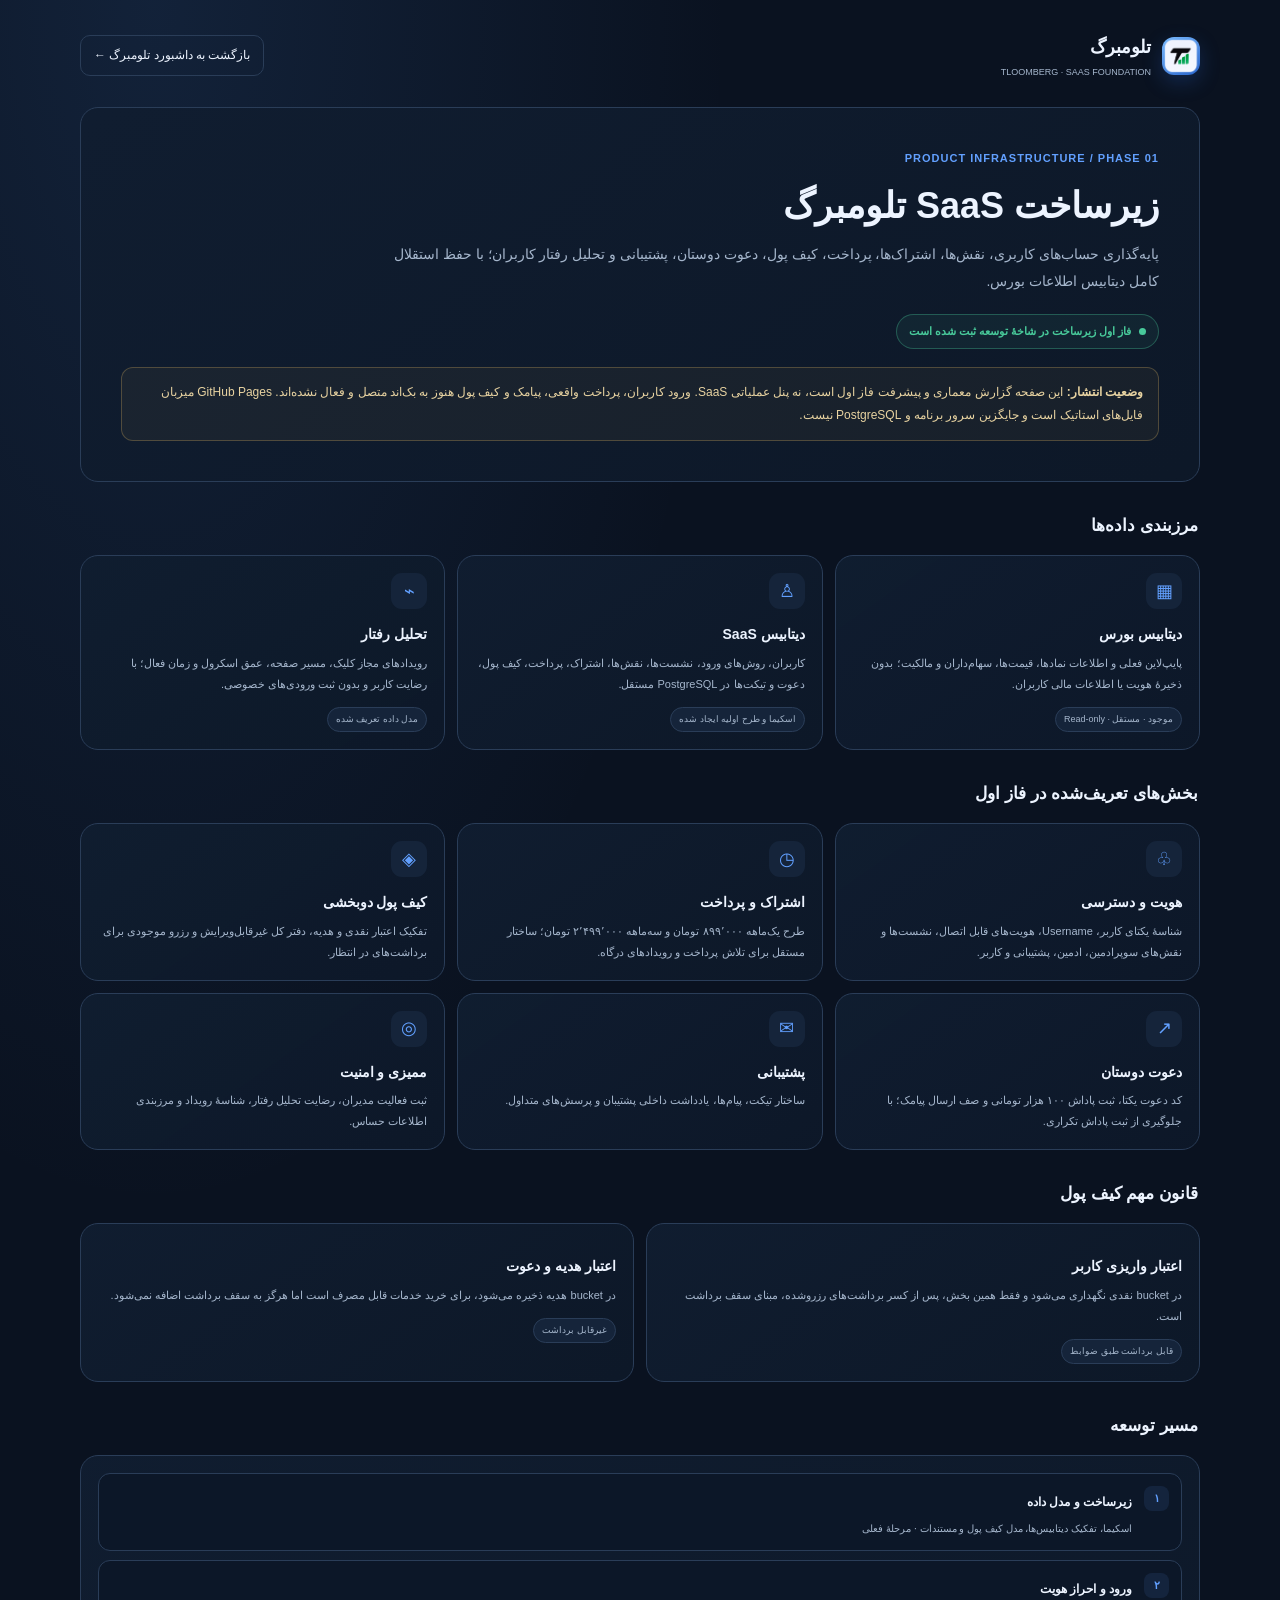
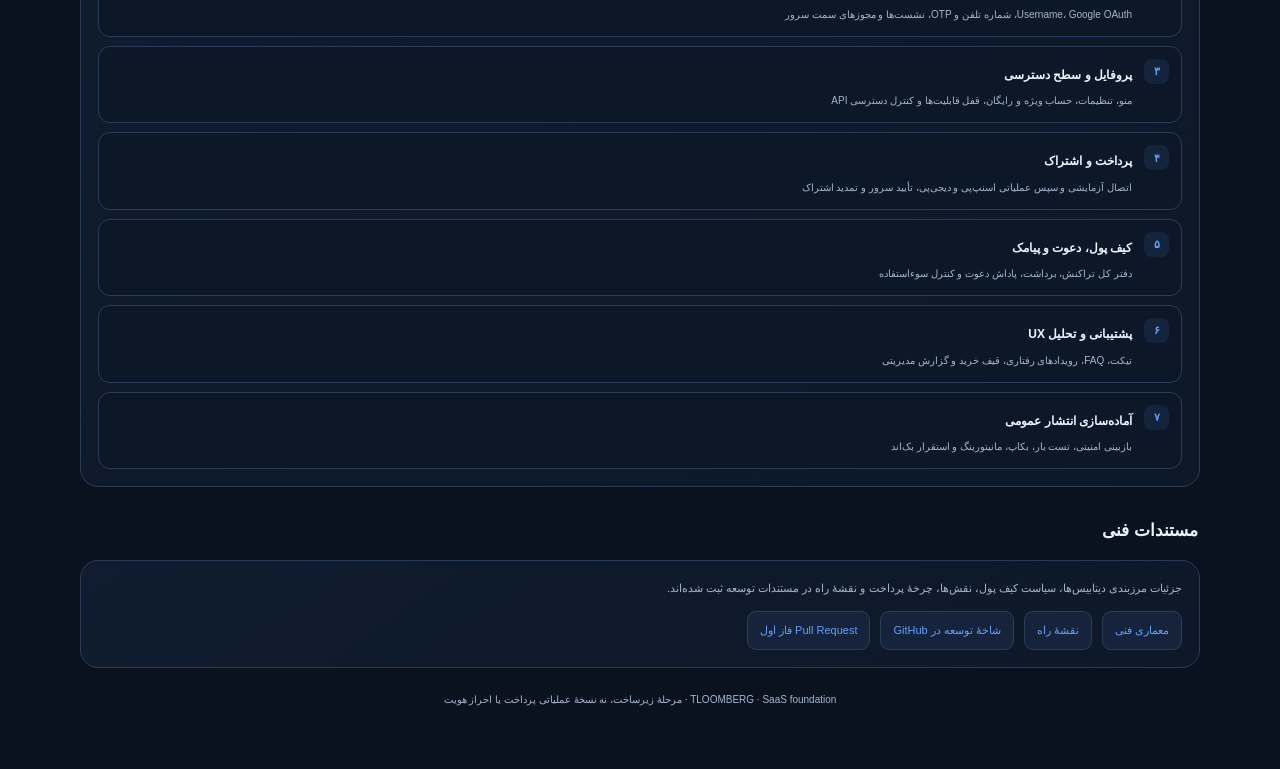
<file: docs/saas/status.html>
<!doctype html>
<html lang="fa" dir="rtl">
<head>
  <meta charset="utf-8">
  <meta name="viewport" content="width=device-width, initial-scale=1">
  <meta name="theme-color" content="#0b1220">
  <meta name="description" content="وضعیت معماری و مسیر توسعه زیرساخت SaaS تلومبرگ">
  <title>زیرساخت SaaS تلومبرگ | فاز اول</title>
  <style>
    :root{color-scheme:dark;--bg:#0a1220;--panel:#101d30;--panel2:#15243a;--line:#2a3d58;--text:#edf4ff;--muted:#a5b6cc;--blue:#62a0ff;--green:#48c99a;--amber:#e7bb62}
    *{box-sizing:border-box}
    body{margin:0;background:radial-gradient(ellipse at 12% 0%,rgba(70,130,210,.14),transparent 36rem),var(--bg);color:var(--text);font-family:Tahoma,"Segoe UI",sans-serif;line-height:1.9}
    a{color:var(--blue);text-decoration:none}a:hover{text-decoration:underline}
    .wrap{width:min(1120px,calc(100% - 32px));margin:0 auto;padding:30px 0 60px}
    .top{display:flex;align-items:center;justify-content:space-between;gap:16px;margin-bottom:26px}
    .brand{display:flex;align-items:center;gap:11px;font-weight:900;font-size:18px}
    .mark{width:38px;height:38px;border-radius:12px;background:linear-gradient(145deg,#79baff,#2864ca);display:grid;place-items:center;color:white;font-size:18px;box-shadow:0 7px 20px #2864ca44}
    .back{border:1px solid var(--line);border-radius:10px;padding:8px 13px;color:var(--text);font-size:12px}
    .hero,.panel{background:linear-gradient(145deg,rgba(16,29,48,.97),rgba(13,24,40,.98));border:1px solid var(--line);border-radius:18px}
    .hero{padding:clamp(22px,4vw,40px);position:relative;overflow:hidden}
    .eyebrow{color:var(--blue);font-size:11px;font-weight:800;letter-spacing:1px}
    h1{font-size:clamp(24px,4vw,36px);line-height:1.5;margin:10px 0 8px}
    .lead{max-width:780px;color:var(--muted);font-size:14px;margin:0}
    .status{display:inline-flex;align-items:center;gap:8px;margin-top:20px;padding:6px 12px;border:1px solid #48c99a55;border-radius:999px;background:#48c99a12;color:var(--green);font-size:11px;font-weight:800}
    .dot{width:7px;height:7px;background:var(--green);border-radius:50%}
    .notice{margin-top:18px;padding:13px 15px;border:1px solid #e7bb6244;background:#e7bb620d;border-radius:12px;color:#e8d3a1;font-size:12px}
    .section-title{font-size:17px;margin:28px 2px 13px}
    .grid{display:grid;grid-template-columns:repeat(3,minmax(0,1fr));gap:12px}
    .panel{padding:17px;min-width:0}
    .panel-icon{width:36px;height:36px;border-radius:11px;display:grid;place-items:center;background:var(--panel2);color:var(--blue);font-size:18px}
    h2{font-size:14px;margin:12px 0 5px}
    .panel p{margin:0;color:var(--muted);font-size:11px}
    .tag{display:inline-block;font-size:9px;padding:3px 8px;border-radius:99px;background:var(--panel2);border:1px solid var(--line);color:var(--muted);margin-top:12px}
    .two{display:grid;grid-template-columns:1fr 1fr;gap:12px}
    .steps{display:grid;gap:9px}
    .step{display:flex;gap:12px;align-items:flex-start;padding:12px;border:1px solid var(--line);border-radius:12px;background:#0c1728}
    .num{width:25px;height:25px;flex:0 0 auto;border-radius:8px;background:#62a0ff1a;color:var(--blue);display:grid;place-items:center;font-size:11px;font-weight:900}
    .step strong{font-size:12px}.step small{display:block;color:var(--muted);font-size:10px;margin-top:2px}
    .links{display:flex;gap:10px;flex-wrap:wrap;margin-top:12px}
    .link{display:inline-flex;border:1px solid var(--line);background:var(--panel2);padding:8px 12px;border-radius:9px;font-size:11px}
    .foot{margin-top:22px;text-align:center;color:var(--muted);font-size:10px}
    @media(max-width:760px){.grid{grid-template-columns:1fr 1fr}.two{grid-template-columns:1fr}.top{align-items:flex-start;flex-direction:column}}
    @media(max-width:480px){.grid{grid-template-columns:1fr}.wrap{width:calc(100% - 22px);padding-top:18px}}
  </style>
  <link rel="icon" type="image/png" href="../assets/tloomberg-favicon.png" />
  <link rel="apple-touch-icon" href="../assets/tloomberg-favicon.png" />
  <link rel="stylesheet" href="../brand-assets.css" />
</head>
<body>
  <div id="tloomberg-page-loader" class="tloomberg-page-loader" role="status">
    <img src="../assets/tloomberg-loader.svg" alt="" aria-hidden="true" />
    <span class="tloomberg-sr-only">در حال بارگذاری تلومبرگ…</span>
  </div>
  <main class="wrap">
    <header class="top">
      <div class="brand"><span class="mark"><img src="../assets/tloomberg-favicon.png" alt="" /></span><span>تلومبرگ <small style="display:block;color:var(--muted);font-size:9px;font-weight:500">TLOOMBERG · SAAS FOUNDATION</small></span></div>
      <a class="back" href="../index.html">بازگشت به داشبورد تلومبرگ ←</a>
    </header>

    <section class="hero">
      <div class="eyebrow">PRODUCT INFRASTRUCTURE / PHASE 01</div>
      <h1>زیرساخت SaaS تلومبرگ</h1>
      <p class="lead">پایه‌گذاری حساب‌های کاربری، نقش‌ها، اشتراک‌ها، پرداخت، کیف پول، دعوت دوستان، پشتیبانی و تحلیل رفتار کاربران؛ با حفظ استقلال کامل دیتابیس اطلاعات بورس.</p>
      <div class="status"><span class="dot"></span> فاز اول زیرساخت در شاخهٔ توسعه ثبت شده است</div>
      <div class="notice"><strong>وضعیت انتشار:</strong> این صفحه گزارش معماری و پیشرفت فاز اول است، نه پنل عملیاتی SaaS. ورود کاربران، پرداخت واقعی، پیامک و کیف پول هنوز به بک‌اند متصل و فعال نشده‌اند. GitHub Pages میزبان فایل‌های استاتیک است و جایگزین سرور برنامه و PostgreSQL نیست.</div>
    </section>

    <h2 class="section-title">مرزبندی داده‌ها</h2>
    <section class="grid">
      <article class="panel"><div class="panel-icon">▦</div><h2>دیتابیس بورس</h2><p>پایپ‌لاین فعلی و اطلاعات نمادها، قیمت‌ها، سهام‌داران و مالکیت؛ بدون ذخیرهٔ هویت یا اطلاعات مالی کاربران.</p><span class="tag">موجود · مستقل · Read-only</span></article>
      <article class="panel"><div class="panel-icon">♙</div><h2>دیتابیس SaaS</h2><p>کاربران، روش‌های ورود، نشست‌ها، نقش‌ها، اشتراک، پرداخت، کیف پول، دعوت و تیکت‌ها در PostgreSQL مستقل.</p><span class="tag">اسکیما و طرح اولیه ایجاد شده</span></article>
      <article class="panel"><div class="panel-icon">⌁</div><h2>تحلیل رفتار</h2><p>رویدادهای مجاز کلیک، مسیر صفحه، عمق اسکرول و زمان فعال؛ با رضایت کاربر و بدون ثبت ورودی‌های خصوصی.</p><span class="tag">مدل داده تعریف شده</span></article>
    </section>

    <h2 class="section-title">بخش‌های تعریف‌شده در فاز اول</h2>
    <section class="grid">
      <article class="panel"><div class="panel-icon">♧</div><h2>هویت و دسترسی</h2><p>شناسهٔ یکتای کاربر، Username، هویت‌های قابل اتصال، نشست‌ها و نقش‌های سوپرادمین، ادمین، پشتیبانی و کاربر.</p></article>
      <article class="panel"><div class="panel-icon">◷</div><h2>اشتراک و پرداخت</h2><p>طرح یک‌ماهه ۸۹۹٬۰۰۰ تومان و سه‌ماهه ۲٬۴۹۹٬۰۰۰ تومان؛ ساختار مستقل برای تلاش پرداخت و رویدادهای درگاه.</p></article>
      <article class="panel"><div class="panel-icon">◈</div><h2>کیف پول دو‌بخشی</h2><p>تفکیک اعتبار نقدی و هدیه، دفتر کل غیرقابل‌ویرایش و رزرو موجودی برای برداشت‌های در انتظار.</p></article>
      <article class="panel"><div class="panel-icon">↗</div><h2>دعوت دوستان</h2><p>کد دعوت یکتا، ثبت پاداش ۱۰۰ هزار تومانی و صف ارسال پیامک؛ با جلوگیری از ثبت پاداش تکراری.</p></article>
      <article class="panel"><div class="panel-icon">✉</div><h2>پشتیبانی</h2><p>ساختار تیکت، پیام‌ها، یادداشت داخلی پشتیبان و پرسش‌های متداول.</p></article>
      <article class="panel"><div class="panel-icon">◎</div><h2>ممیزی و امنیت</h2><p>ثبت فعالیت مدیران، رضایت تحلیل رفتار، شناسهٔ رویداد و مرزبندی اطلاعات حساس.</p></article>
    </section>

    <h2 class="section-title">قانون مهم کیف پول</h2>
    <section class="two">
      <article class="panel"><h2>اعتبار واریزی کاربر</h2><p>در bucket نقدی نگهداری می‌شود و فقط همین بخش، پس از کسر برداشت‌های رزروشده، مبنای سقف برداشت است.</p><span class="tag">قابل برداشت طبق ضوابط</span></article>
      <article class="panel"><h2>اعتبار هدیه و دعوت</h2><p>در bucket هدیه ذخیره می‌شود، برای خرید خدمات قابل مصرف است اما هرگز به سقف برداشت اضافه نمی‌شود.</p><span class="tag">غیرقابل برداشت</span></article>
    </section>

    <h2 class="section-title">مسیر توسعه</h2>
    <section class="panel steps">
      <div class="step"><span class="num">۱</span><div><strong>زیرساخت و مدل داده</strong><small>اسکیما، تفکیک دیتابیس‌ها، مدل کیف پول و مستندات · مرحلهٔ فعلی</small></div></div>
      <div class="step"><span class="num">۲</span><div><strong>ورود و احراز هویت</strong><small>Username، Google OAuth، شماره تلفن و OTP، نشست‌ها و مجوزهای سمت سرور</small></div></div>
      <div class="step"><span class="num">۳</span><div><strong>پروفایل و سطح دسترسی</strong><small>منو، تنظیمات، حساب ویژه و رایگان، قفل قابلیت‌ها و کنترل دسترسی API</small></div></div>
      <div class="step"><span class="num">۴</span><div><strong>پرداخت و اشتراک</strong><small>اتصال آزمایشی و سپس عملیاتی اسنپ‌پی و دیجی‌پی، تأیید سرور و تمدید اشتراک</small></div></div>
      <div class="step"><span class="num">۵</span><div><strong>کیف پول، دعوت و پیامک</strong><small>دفتر کل تراکنش، برداشت، پاداش دعوت و کنترل سوءاستفاده</small></div></div>
      <div class="step"><span class="num">۶</span><div><strong>پشتیبانی و تحلیل UX</strong><small>تیکت، FAQ، رویدادهای رفتاری، قیف خرید و گزارش مدیریتی</small></div></div>
      <div class="step"><span class="num">۷</span><div><strong>آماده‌سازی انتشار عمومی</strong><small>بازبینی امنیتی، تست بار، بکاپ، مانیتورینگ و استقرار بک‌اند</small></div></div>
    </section>

    <h2 class="section-title">مستندات فنی</h2>
    <section class="panel">
      <p>جزئیات مرزبندی دیتابیس‌ها، سیاست کیف پول، نقش‌ها، چرخهٔ پرداخت و نقشهٔ راه در مستندات توسعه ثبت شده‌اند.</p>
      <div class="links">
        <a class="link" href="./ARCHITECTURE.md">معماری فنی</a>
        <a class="link" href="./ROADMAP.md">نقشهٔ راه</a>
        <a class="link" href="https://github.com/ITMAhDIK/tsetmc_site/tree/feat/tloomberg-saas-foundation">شاخهٔ توسعه در GitHub</a>
        <a class="link" href="https://github.com/ITMAhDIK/tsetmc_site/pull/9">Pull Request فاز اول</a>
      </div>
    </section>
    <footer class="foot">TLOOMBERG · SaaS foundation · مرحلهٔ زیرساخت، نه نسخهٔ عملیاتی پرداخت یا احراز هویت</footer>
  </main>
  <script src="../brand-assets.js"></script>
</body>
</html>
</file>
<file: ui-refresh.css>
/* ره‌نگار بورس — refreshed product UI */
:root {
  --bg-canvas:#0a1220; --bg-panel:#101d30; --bg-elevated:#172840;
  --border-subtle:#2a3d58; --text-primary:#edf4ff; --text-secondary:#a5b6cc;
  --text-muted:#71849e; --up:#25c58a; --down:#f47786; --accent:#62a0ff;
}
.theme-light {
  --bg-canvas:#f3f6fb; --bg-panel:#fff; --bg-elevated:#f7f9fd;
  --border-subtle:#dbe3ef; --text-primary:#17263b; --text-secondary:#61738b;
  --text-muted:#8292a8; --up:#0b9a69; --down:#d94e63; --accent:#2769d8;
}
html { scroll-behavior:smooth; }
* { box-sizing:border-box; }
button,input,select,textarea { font:inherit; }
button { cursor:pointer; }
button:disabled { cursor:not-allowed; }
::selection { background:rgba(98,160,255,.28); }
body { font-size:14px; line-height:1.75; }

.app-shell {
  min-height:100vh; isolation:isolate; color:var(--text-primary);
  background:radial-gradient(ellipse at 12% 0%,rgba(64,117,190,.12),transparent 34rem),var(--bg-canvas);
}
.app-header {
  position:sticky; top:0; z-index:50;
  background:color-mix(in srgb,var(--bg-panel) 92%,transparent);
  border-bottom:1px solid var(--border-subtle); box-shadow:0 8px 28px rgba(0,0,0,.12);
  -webkit-backdrop-filter:blur(18px); backdrop-filter:blur(18px);
}
.app-topbar-inner {
  width:min(100%,1660px); min-height:78px; margin:0 auto;
  padding:12px clamp(14px,2.5vw,34px);
  display:grid; grid-template-columns:minmax(190px,245px) minmax(240px,1fr) auto;
  align-items:center; gap:clamp(14px,2vw,28px);
}
.app-brand {
  display:inline-flex; align-items:center; gap:12px; min-width:0; padding:0;
  border:0; background:transparent; color:var(--text-primary); text-align:right;
}
.app-brand-mark {
  width:44px; height:44px; display:grid; place-items:center; flex:0 0 auto;
  border-radius:15px; color:#fff; font-size:24px; font-weight:900;
  background:linear-gradient(145deg,#73b5ff,#2864ca 75%);
  box-shadow:0 8px 22px rgba(48,112,210,.28),inset 0 1px 0 rgba(255,255,255,.3);
}
.app-brand-copy { display:grid; gap:0; line-height:1.45; }
.app-brand-copy strong { font-size:17px; font-weight:900; letter-spacing:-.4px; }
.app-brand-copy small { color:var(--text-secondary); font-size:10px; font-weight:500; }
.app-search { position:relative; width:100%; max-width:680px; justify-self:center; }
.app-search-glyph {
  position:absolute; z-index:1; right:15px; top:50%; transform:translateY(-52%);
  color:var(--text-secondary); font-size:23px; line-height:1; pointer-events:none;
}
.app-search-input {
  display:block; width:100%; height:46px; padding:0 46px 0 16px;
  border:1px solid var(--border-subtle); border-radius:14px; outline:0;
  background:var(--bg-canvas); color:var(--text-primary); font-size:13px;
  transition:border-color .18s ease,box-shadow .18s ease,background .18s ease;
}
.app-search-input::placeholder { color:var(--text-muted); }
.app-search-input:focus {
  border-color:var(--accent); background:var(--bg-panel);
  box-shadow:0 0 0 4px color-mix(in srgb,var(--accent) 14%,transparent);
}
.app-search-results {
  position:absolute; inset:calc(100% + 9px) 0 auto; z-index:70;
  max-height:min(420px,60vh); overflow-y:auto; padding:6px;
  border:1px solid var(--border-subtle); border-radius:15px;
  background:var(--bg-panel); box-shadow:0 20px 50px rgba(0,0,0,.28);
}
.app-search-results button {
  min-height:44px; padding:9px 12px; border:0; border-radius:10px;
  background:transparent; transition:background .15s ease;
}
.app-search-results button:hover { background:var(--bg-elevated); }
.app-search-results button span:first-child { color:var(--accent); font-weight:800; }
.app-toolbar { display:flex; align-items:center; justify-content:flex-end; gap:7px; }
.app-user-menu { position:relative; justify-self:start; z-index:75; }
.app-menu-trigger {
  min-width:94px; min-height:44px; display:inline-flex; align-items:center; justify-content:center; gap:9px;
  padding:8px 13px; border:1px solid var(--border-subtle); border-radius:12px;
  background:var(--bg-elevated); color:var(--text-primary); font-size:12px;
  transition:border-color .18s ease,background .18s ease,transform .18s ease;
}
.app-menu-trigger:hover,.app-menu-trigger[aria-expanded="true"] { border-color:var(--accent); background:color-mix(in srgb,var(--accent) 9%,var(--bg-elevated)); }
.app-menu-trigger-icon { font-size:16px; line-height:1; }
.app-menu-trigger strong { font-size:12px; }
.app-menu-chevron { color:var(--text-secondary); font-size:13px; }
.app-menu-panel {
  position:absolute; left:0; top:calc(100% + 9px); z-index:90;
  width:min(310px,calc(100vw - 24px)); padding:10px;
  border:1px solid var(--border-subtle); border-radius:16px;
  background:var(--bg-panel); color:var(--text-primary);
  box-shadow:0 20px 55px rgba(0,0,0,.3); direction:rtl;
}
.app-menu-profile { display:flex; align-items:center; gap:11px; padding:10px 9px 14px; border-bottom:1px solid var(--border-subtle); }
.app-menu-avatar { width:38px; height:38px; display:grid; place-items:center; flex:0 0 auto; border-radius:12px; background:color-mix(in srgb,var(--accent) 14%,var(--bg-elevated)); color:var(--accent); font-size:18px; }
.app-menu-profile strong,.app-menu-profile small { display:block; }
.app-menu-profile strong { font-size:12px; }
.app-menu-profile small { margin-top:2px; color:var(--text-secondary); font-size:10px; }
.app-menu-login { display:flex; justify-content:space-between; align-items:center; padding:11px 10px; border:1px solid color-mix(in srgb,var(--accent) 28%,var(--border-subtle)); border-radius:10px; background:color-mix(in srgb,var(--accent) 7%,var(--bg-elevated)); color:var(--text-primary); font-size:11px; font-weight:800; }
.app-menu-section-title { padding:13px 9px 5px; color:var(--text-secondary); font-size:10px; font-weight:800; }
.app-menu-setting { width:100%; min-height:42px; display:flex; align-items:center; justify-content:space-between; gap:12px; padding:8px 10px; border:0; border-radius:9px; background:transparent; color:var(--text-primary); text-align:right; font-size:11px; }
.app-menu-setting:hover { background:var(--bg-elevated); }
.app-menu-setting strong { color:var(--accent); font-size:11px; }
.app-menu-logout { width:100%; min-height:40px; margin-top:8px; padding:8px 10px; border:1px solid color-mix(in srgb,var(--down) 25%,var(--border-subtle)); border-radius:9px; background:color-mix(in srgb,var(--down) 7%,transparent); color:var(--down); text-align:right; font-size:11px; }
.app-tool-button {
  min-width:82px; min-height:42px; display:inline-flex; align-items:center; justify-content:center;
  gap:7px; padding:7px 11px; border:1px solid var(--border-subtle); border-radius:12px;
  background:var(--bg-elevated); color:var(--text-primary); font-size:11px; white-space:nowrap;
  transition:border-color .18s ease,background .18s ease,transform .18s ease;
}
.app-tool-button:hover { border-color:var(--accent); background:color-mix(in srgb,var(--accent) 9%,var(--bg-elevated)); }
.app-tool-label { color:var(--text-secondary); }
.app-tool-button strong { color:var(--text-primary); font-size:12px; }
.app-nav-wrap { border-top:1px solid color-mix(in srgb,var(--border-subtle) 70%,transparent); }
.app-nav {
  width:min(100%,1660px); min-height:53px; margin:0 auto;
  padding:6px clamp(14px,2.5vw,34px); display:flex; align-items:center;
  justify-content:center; flex-wrap:wrap; gap:7px;
  overflow-x:visible; scrollbar-width:none;
}
@media(max-width:900px) {
  .app-nav { justify-content:center; padding-inline:10px; gap:5px; }
  .app-nav-item { padding-inline:10px; font-size:11px; }
}
.app-nav::-webkit-scrollbar { display:none; }
.app-nav-item {
  position:relative; flex:0 0 auto; min-height:38px; display:inline-flex; align-items:center;
  padding:7px 14px; border:1px solid transparent; border-radius:11px;
  background:transparent; color:var(--text-secondary); font-size:12px; font-weight:600;
  white-space:nowrap; transition:color .16s ease,background .16s ease,border-color .16s ease;
}
.app-nav-item:hover { color:var(--text-primary); background:var(--bg-elevated); }
.app-nav-item.is-active {
  color:var(--text-primary); background:color-mix(in srgb,var(--accent) 14%,var(--bg-panel));
  border-color:color-mix(in srgb,var(--accent) 30%,var(--border-subtle)); font-weight:800;
}
.app-nav-item.is-active::after {
  content:""; position:absolute; right:14px; left:14px; bottom:-7px;
  height:2px; border-radius:99px; background:var(--accent);
}
.app-main { width:min(100%,1660px); min-width:0; margin:0 auto; padding:28px clamp(14px,2.5vw,34px) 64px; }
.app-main .text-xs { font-size:13px; line-height:1.8; }
.app-main [class~="text-[11px]"] { font-size:12px; line-height:1.75; }
.app-main [class~="text-[10px]"] { font-size:11px; line-height:1.7; }
.app-main h1 { font-size:21px; line-height:1.5; letter-spacing:-.35px; }
.app-main h2 { font-size:17px; line-height:1.6; }
.app-main h3 { font-size:15px; line-height:1.6; }
.app-main input:not([type="checkbox"]),.app-main select,.app-main textarea {
  min-height:40px; border-radius:10px; color:var(--text-primary);
  transition:border-color .16s ease,box-shadow .16s ease,background .16s ease;
}
.app-main input::placeholder,.app-main textarea::placeholder { color:var(--text-muted); }
.app-main input:focus,.app-main select:focus,.app-main textarea:focus {
  outline:none; border-color:var(--accent);
  box-shadow:0 0 0 3px color-mix(in srgb,var(--accent) 13%,transparent);
}
.app-main button { transition:color .16s ease,background-color .16s ease,border-color .16s ease,box-shadow .16s ease,transform .16s ease; }
.app-main button:focus-visible,.app-header button:focus-visible,.app-header input:focus-visible {
  outline:3px solid color-mix(in srgb,var(--accent) 55%,transparent); outline-offset:2px;
}
.app-main button:disabled { opacity:.42; }
.app-main .rounded.border[class*="bg-[var(--bg-panel)]"],
.app-main section.rounded.border,.app-main .rounded.border.overflow-x-auto {
  border-color:var(--border-subtle); border-radius:16px; box-shadow:0 8px 26px rgba(0,0,0,.10);
}
.app-main .overflow-x-auto { max-width:100%; scrollbar-width:thin; }
.app-main table { width:100%; border-collapse:separate; border-spacing:0; font-size:12.5px; line-height:1.7; }
.app-main table thead th {
  position:sticky; top:0; z-index:2; padding:12px 14px;
  border-bottom:1px solid var(--border-subtle); background:var(--bg-elevated);
  color:var(--text-secondary); font-size:11.5px; font-weight:800; white-space:nowrap;
}
.app-main table tbody td {
  padding:11px 14px; border-bottom:1px solid color-mix(in srgb,var(--border-subtle) 70%,transparent);
  color:var(--text-primary); vertical-align:middle;
}
.app-main table tbody tr:last-child td { border-bottom:0; }
.app-main table tbody tr:hover td { background:color-mix(in srgb,var(--accent) 5%,transparent); }
.app-main .num { font-size:12.5px; }
.app-main .text-blue-400 { color:var(--accent); }
.app-main .font-bold { letter-spacing:-.12px; }
.app-main .space-y-3 > :not([hidden]) ~ :not([hidden]) { margin-top:19px; }

/* Portfolio workflow */
.portfolio-page { display:flex; flex-direction:column; gap:19px; }
.portfolio-page > :not([hidden]) ~ :not([hidden]) { margin-top:0 !important; }
.portfolio-heading {
  position:relative; overflow:hidden; padding:25px clamp(18px,3vw,34px);
  border:1px solid color-mix(in srgb,var(--accent) 22%,var(--border-subtle)); border-radius:20px;
  background:radial-gradient(circle at 7% 0%,rgba(86,151,255,.19),transparent 22rem),
    linear-gradient(120deg,color-mix(in srgb,var(--bg-panel) 94%,#173761),var(--bg-panel));
  box-shadow:0 14px 38px rgba(0,0,0,.13);
}
.portfolio-heading::after {
  content:""; position:absolute; left:-45px; bottom:-90px; width:220px; height:220px;
  border:1px solid rgba(105,166,255,.14); border-radius:50%;
  box-shadow:0 0 0 24px rgba(105,166,255,.035),0 0 0 48px rgba(105,166,255,.025);
  pointer-events:none;
}
.portfolio-eyebrow { margin-bottom:5px; color:var(--accent); font-size:11px; font-weight:800; letter-spacing:.2px; }
.portfolio-heading h1 { margin:0 0 8px; font-size:clamp(22px,2.1vw,29px); }
.portfolio-heading p { max-width:950px; margin:0; color:var(--text-secondary); font-size:13px; line-height:1.95; }
.portfolio-control-panel,.portfolio-lookup-panel,.portfolio-identity-panel,.portfolio-chart-panel {
  padding:clamp(15px,2vw,23px); border:1px solid var(--border-subtle);
  border-radius:17px; background:var(--bg-panel); box-shadow:0 8px 26px rgba(0,0,0,.09);
}
.portfolio-panel-heading { display:flex; align-items:flex-start; justify-content:space-between; gap:14px; margin-bottom:16px; }
.portfolio-panel-heading h2 { margin:0 0 3px; font-size:15px; }
.portfolio-panel-heading p { margin:0; color:var(--text-secondary); font-size:11.5px; }
.portfolio-live-tag {
  flex:0 0 auto; padding:5px 10px; border:1px solid color-mix(in srgb,var(--up) 30%,var(--border-subtle));
  border-radius:999px; background:color-mix(in srgb,var(--up) 8%,transparent);
  color:var(--up); font-size:10px; font-weight:800;
}
.portfolio-controls-grid {
  display:grid; grid-template-columns:minmax(180px,1fr) minmax(170px,.8fr) minmax(260px,1.45fr); gap:13px;
}
.portfolio-field { display:flex; flex-direction:column; gap:6px; min-width:0; }
.portfolio-field label { color:var(--text-secondary); font-size:11px; font-weight:700; }
.portfolio-field input,.portfolio-field select {
  width:100%; min-width:0; min-height:43px; padding:8px 12px;
  border:1px solid var(--border-subtle); border-radius:11px; background:var(--bg-canvas);
  color:var(--text-primary); font-size:12px;
}
.portfolio-controls-secondary {
  display:grid; grid-template-columns:minmax(230px,1fr) auto minmax(190px,.65fr) auto;
  align-items:end; gap:12px; margin-top:14px; padding-top:15px; border-top:1px solid var(--border-subtle);
}
.portfolio-apply-button {
  min-height:43px; padding:8px 20px; border:1px solid #3977dd; border-radius:11px;
  background:linear-gradient(135deg,#438df2,#2867c9); color:#fff; font-size:12px; font-weight:800;
  box-shadow:0 6px 16px rgba(45,111,210,.2); white-space:nowrap;
}
.portfolio-apply-button:hover { transform:translateY(-1px); box-shadow:0 9px 20px rgba(45,111,210,.27); }
.portfolio-control-help { margin:12px 0 0; color:var(--text-muted); font-size:11px; line-height:1.8; }
.portfolio-lookup-panel > .font-bold { margin-bottom:9px; font-size:14px; }
.portfolio-company-search-input { width:min(100%,440px); min-height:43px; padding:8px 12px; }
.portfolio-lookup-panel button { border-radius:10px; }
.portfolio-lookup-panel [role="button"] { padding:10px 7px; border-radius:8px; }
.portfolio-lookup-panel [role="button"]:hover { background:var(--bg-elevated); }
.portfolio-kpis { gap:12px; }
.portfolio-kpi {
  min-height:112px; display:flex; flex-direction:column; justify-content:space-between;
  padding:17px !important; border:1px solid var(--border-subtle); border-radius:16px;
  background:var(--bg-panel); box-shadow:0 8px 22px rgba(0,0,0,.08);
}
.portfolio-kpi > div:first-child { color:var(--text-secondary); font-size:11px; font-weight:700; }
.portfolio-kpi .text-base { margin-top:8px; font-size:clamp(16px,1.5vw,21px); line-height:1.4; }
.portfolio-kpi--primary { border-color:color-mix(in srgb,var(--up) 34%,var(--border-subtle)); background:linear-gradient(145deg,color-mix(in srgb,var(--up) 7%,var(--bg-panel)),var(--bg-panel)); }
.portfolio-kpi--probable { border-color:color-mix(in srgb,var(--accent) 36%,var(--border-subtle)); background:linear-gradient(145deg,color-mix(in srgb,var(--accent) 8%,var(--bg-panel)),var(--bg-panel)); }
.portfolio-kpi--uncertain { border-color:color-mix(in srgb,#e4a844 34%,var(--border-subtle)); background:linear-gradient(145deg,rgba(228,168,68,.07),var(--bg-panel)); }
.portfolio-identity-panel { display:grid; gap:12px; }
.portfolio-history-panel { overflow:hidden; border-radius:17px; }
.portfolio-history-panel > div:first-child { padding:19px 21px; }
.portfolio-history-panel h3 { margin:0; font-size:16px; }
.portfolio-history-panel .portfolio-exit-note {
  max-width:1120px; padding:10px 12px; border:1px solid rgba(230,168,75,.2);
  border-radius:10px; background:rgba(230,168,75,.07); color:#e4b76e;
}
.portfolio-chart-panel { padding:19px 21px; }
.portfolio-chart-panel h3 { margin-bottom:5px; }
.portfolio-table-panel { overflow:auto; border-radius:16px; }
.portfolio-table-title { padding:15px 18px; border-bottom:1px solid var(--border-subtle); font-size:14px; font-weight:800; }
.portfolio-uncertain-panel { padding:18px; border-radius:16px; }
.portfolio-empty-state {
  padding:38px 20px; border:1px dashed var(--border-subtle); border-radius:16px;
  background:color-mix(in srgb,var(--bg-panel) 75%,transparent); color:var(--text-secondary); text-align:center;
}

@media(max-width:1050px) {
  .app-topbar-inner { grid-template-columns:minmax(155px,195px) minmax(180px,1fr) auto; gap:12px; }
  .app-search { grid-column:auto; grid-row:auto; }
  .app-user-menu { justify-self:start; }
  .portfolio-controls-grid { grid-template-columns:repeat(2,minmax(0,1fr)); }
  .portfolio-controls-secondary { grid-template-columns:minmax(200px,1fr) auto minmax(180px,.8fr); }
  .portfolio-controls-secondary > span { grid-column:1 / -1; }
}
@media(max-width:680px) {
  .app-topbar-inner { display:flex; flex-wrap:wrap; gap:10px; padding:10px 13px; }
  .app-brand { flex:1 1 auto; }
  .app-brand-mark { width:39px; height:39px; border-radius:13px; font-size:21px; }
  .app-brand-copy strong { font-size:15px; }
  .app-brand-copy small { font-size:9px; }
  .app-user-menu { flex:0 0 auto; order:2; }
  .app-menu-trigger { min-width:88px; min-height:39px; padding:6px 10px; }
  .app-menu-panel { top:calc(100% + 7px); max-height:72vh; overflow-y:auto; }

  .app-search { order:3; flex:1 0 100%; max-width:none; }
  .app-search-input { height:43px; }
  .app-nav { min-height:47px; gap:5px; padding:5px 12px; }
  .app-nav-item { min-height:35px; padding:6px 11px; font-size:11px; }
  .app-nav-item.is-active::after { bottom:-6px; right:11px; left:11px; }
  .app-main { padding:17px 12px 40px; }
  .app-main .space-y-3 > :not([hidden]) ~ :not([hidden]) { margin-top:14px; }
  .app-main h1 { font-size:19px; }
  .portfolio-page { gap:13px; }
  .portfolio-heading { padding:20px 17px; border-radius:16px; }
  .portfolio-heading h1 { font-size:22px; }
  .portfolio-heading p { font-size:12px; }
  .portfolio-panel-heading { flex-direction:column; gap:8px; }
  .portfolio-control-panel,.portfolio-lookup-panel { padding:15px; border-radius:15px; }
  .portfolio-controls-grid { grid-template-columns:minmax(0,1fr); gap:11px; }
  .portfolio-controls-secondary { grid-template-columns:minmax(0,1fr) auto; gap:10px; }
  .portfolio-controls-secondary .portfolio-field:nth-of-type(2) { grid-column:1 / -1; }
  .portfolio-controls-secondary > span { grid-column:1 / -1; }
  .portfolio-kpis { grid-template-columns:repeat(2,minmax(0,1fr)); gap:9px; }
  .portfolio-kpi { min-height:102px; padding:13px !important; }
  .portfolio-history-panel > div:first-child { padding:15px; }
  .portfolio-chart-panel { padding:15px; }
  .app-main table { min-width:720px; }
}
@media(max-width:380px) {
  .app-menu-trigger { min-width:78px; padding-inline:8px; }
  .app-menu-panel { width:min(290px,calc(100vw - 22px)); }

  .portfolio-kpis { grid-template-columns:minmax(0,1fr); }
  .portfolio-controls-secondary { grid-template-columns:minmax(0,1fr); }
  .portfolio-controls-secondary .portfolio-field:nth-of-type(2),.portfolio-controls-secondary > span { grid-column:auto; }
  .portfolio-apply-button { width:100%; }
}

/* Unified light/dark theme behavior */
.app-shell {
  color-scheme: dark;
  transition: background-color .2s ease, color .2s ease;
}
.app-shell.theme-light {
  color-scheme: light;
}
.theme-light .app-header,
.theme-light .app-main,
.theme-light .app-main .bg-\[var\(--bg-panel\)\],
.theme-light .app-main .bg-\[var\(--bg-elevated\)\] {
  color: var(--text-primary);
}
.theme-light .app-main .bg-slate-800\/50,
.theme-light .app-main .bg-slate-700\/60 {
  background: var(--bg-elevated) !important;
}
.theme-light .app-main .text-slate-300,
.theme-light .app-main .text-slate-400 {
  color: var(--text-secondary) !important;
}
.theme-light .app-main .border-slate-500\/30 {
  border-color: var(--border-subtle) !important;
}
.theme-light .app-main input,
.theme-light .app-main select,
.theme-light .app-main textarea,
.theme-light .app-header input {
  color-scheme: light;
}
@media (prefers-reduced-motion: reduce) {
  .app-shell, .app-shell * { transition-duration: .01ms !important; }
}

/* Integrated investor history tab — shares the dashboard shell and theme */
.investor-history-page { display:grid; gap:16px; min-width:0; }
.investor-history-hero {
  padding:clamp(19px,2.7vw,30px);
  border:1px solid color-mix(in srgb,var(--accent) 28%,var(--border-subtle));
  border-radius:19px;
  background:
    radial-gradient(ellipse at 8% 0%,color-mix(in srgb,var(--accent) 17%,transparent),transparent 25rem),
    linear-gradient(120deg,color-mix(in srgb,var(--bg-panel) 94%,var(--accent)),var(--bg-panel));
  box-shadow:0 12px 34px rgba(0,0,0,.10);
}
.investor-history-eyebrow {
  color:var(--accent); font-size:10px; font-weight:900; letter-spacing:1.1px;
  direction:ltr; text-align:right;
}
.investor-history-hero-row {
  display:flex; align-items:flex-end; justify-content:space-between; gap:18px; margin-top:9px;
}
.investor-history-hero h1 { margin:0; color:var(--text-primary); font-size:clamp(20px,2.4vw,27px); font-weight:900; }
.investor-history-hero p { margin:7px 0 0; color:var(--text-secondary); font-size:12px; line-height:1.9; }
.investor-history-status,.investor-history-tag {
  display:inline-flex; align-items:center; gap:7px; flex:0 0 auto;
  border:1px solid color-mix(in srgb,var(--up) 33%,var(--border-subtle));
  border-radius:999px; padding:6px 11px; color:var(--up);
  background:color-mix(in srgb,var(--up) 7%,var(--bg-panel)); font-size:10px; font-weight:800;
}
.investor-history-status i { width:7px; height:7px; border-radius:50%; background:var(--up); box-shadow:0 0 0 4px color-mix(in srgb,var(--up) 14%,transparent); }
.investor-history-metrics { display:grid; grid-template-columns:repeat(4,minmax(0,1fr)); gap:11px; }
.investor-history-metric,.investor-history-panel {
  min-width:0; border:1px solid var(--border-subtle); border-radius:15px;
  background:var(--bg-panel); box-shadow:0 7px 23px rgba(0,0,0,.07);
}
.investor-history-metric { display:grid; gap:5px; padding:15px 17px; }
.investor-history-metric span { color:var(--text-secondary); font-size:10px; font-weight:700; }
.investor-history-metric strong { color:var(--text-primary); font-size:22px; line-height:1.3; }
.investor-history-metric small { color:var(--text-muted); font-size:9px; }
.investor-history-layout { display:grid; grid-template-columns:minmax(235px,.72fr) minmax(0,2fr); gap:13px; align-items:start; }
.investor-history-search { padding:16px; }
.investor-history-panel-heading {
  display:flex; justify-content:space-between; align-items:flex-start; gap:10px; padding:16px 17px;
  border-bottom:1px solid var(--border-subtle);
}
.investor-history-panel-heading h2 { margin:0; color:var(--text-primary); font-size:13px; font-weight:900; }
.investor-history-panel-heading p { margin:5px 0 0; color:var(--text-secondary); font-size:10px; line-height:1.8; }
.investor-history-tag {
  border-color:var(--border-subtle); color:var(--text-secondary);
  background:var(--bg-elevated); font-size:9px;
}
.investor-history-search .investor-history-panel-heading { padding:0 0 14px; }
.investor-history-search-placeholder {
  display:flex; align-items:center; gap:9px; min-height:43px; margin-top:15px; padding:8px 11px;
  border:1px solid var(--border-subtle); border-radius:10px; background:var(--bg-canvas);
  color:var(--text-muted); font-size:10px;
}
.investor-history-search-placeholder span:first-child { color:var(--accent); font-size:19px; }
.investor-history-empty-message {
  margin-top:12px; padding:13px; border:1px dashed var(--border-subtle); border-radius:11px;
  background:color-mix(in srgb,var(--bg-elevated) 72%,transparent);
  color:var(--text-secondary); font-size:10px; line-height:2;
}
.investor-history-source {
  display:flex; align-items:center; justify-content:space-between; gap:8px;
  padding-top:12px; margin-top:12px; border-top:1px solid var(--border-subtle); font-size:10px;
}
.investor-history-source span { color:var(--text-muted); }
.investor-history-source strong { color:var(--text-secondary); font-size:10px; }
.investor-history-content { display:grid; gap:13px; min-width:0; }
.investor-history-chart-placeholder {
  position:relative; min-height:270px; margin:15px; overflow:hidden;
  border:1px dashed var(--border-subtle); border-radius:12px; background:var(--bg-canvas);
}
.investor-history-chart-grid {
  position:absolute; inset:0; opacity:.8;
  background-image:
    linear-gradient(to bottom,color-mix(in srgb,var(--border-subtle) 55%,transparent) 1px,transparent 1px),
    linear-gradient(to left,color-mix(in srgb,var(--border-subtle) 45%,transparent) 1px,transparent 1px);
  background-size:100% 25%,20% 100%;
}
.investor-history-chart-empty {
  position:absolute; inset:0; display:flex; flex-direction:column; align-items:center; justify-content:center;
  gap:8px; padding:20px; text-align:center;
}
.investor-history-chart-empty span { color:var(--accent); font-size:30px; opacity:.8; }
.investor-history-chart-empty strong { color:var(--text-secondary); font-size:11px; }
.investor-history-chart-empty small { color:var(--text-muted); font-size:9px; }
.investor-history-secondary-grid { display:grid; grid-template-columns:repeat(2,minmax(0,1fr)); gap:13px; }
.investor-history-mini-panel { overflow:hidden; }
.investor-history-mini-empty {
  display:flex; align-items:center; gap:10px; min-height:105px; padding:17px;
  color:var(--text-muted); font-size:10px;
}
.investor-history-mini-empty span { color:var(--accent); font-size:21px; }
.investor-history-footnote { margin:0; color:var(--text-muted); font-size:10px; line-height:1.9; }
.theme-light .investor-history-hero { box-shadow:0 12px 28px rgba(26,54,90,.06); }
.theme-light .investor-history-metric,
.theme-light .investor-history-panel { box-shadow:0 5px 18px rgba(26,54,90,.045); }

@media(max-width:900px) {
  .investor-history-layout { grid-template-columns:minmax(0,1fr); }
  .investor-history-metrics { grid-template-columns:repeat(2,minmax(0,1fr)); }
}
@media(max-width:600px) {
  .investor-history-hero-row { align-items:flex-start; flex-direction:column; }
  .investor-history-secondary-grid { grid-template-columns:minmax(0,1fr); }
  .investor-history-chart-placeholder { min-height:220px; margin:10px; }
  .investor-history-metric { padding:12px; }
  .investor-history-metric strong { font-size:19px; }
}


/* Tloomberg V2 brand asset */
.app-brand-logo{width:30px;height:30px;object-fit:contain;display:block;flex:0 0 auto;border-radius:8px}
@media(max-width:680px){.app-brand-logo{width:27px;height:27px}}
</file>
<file: docs/ui-refresh.css>
/* ره‌نگار بورس — refreshed product UI */
:root {
  --bg-canvas:#0a1220; --bg-panel:#101d30; --bg-elevated:#172840;
  --border-subtle:#2a3d58; --text-primary:#edf4ff; --text-secondary:#a5b6cc;
  --text-muted:#71849e; --up:#25c58a; --down:#f47786; --accent:#62a0ff;
}
.theme-light {
  --bg-canvas:#f3f6fb; --bg-panel:#fff; --bg-elevated:#f7f9fd;
  --border-subtle:#dbe3ef; --text-primary:#17263b; --text-secondary:#61738b;
  --text-muted:#8292a8; --up:#0b9a69; --down:#d94e63; --accent:#2769d8;
}
html { scroll-behavior:smooth; }
* { box-sizing:border-box; }
button,input,select,textarea { font:inherit; }
button { cursor:pointer; }
button:disabled { cursor:not-allowed; }
::selection { background:rgba(98,160,255,.28); }
body { font-size:14px; line-height:1.75; }

.app-shell {
  min-height:100vh; isolation:isolate; color:var(--text-primary);
  background:radial-gradient(ellipse at 12% 0%,rgba(64,117,190,.12),transparent 34rem),var(--bg-canvas);
}
.app-header {
  position:sticky; top:0; z-index:50;
  background:color-mix(in srgb,var(--bg-panel) 92%,transparent);
  border-bottom:1px solid var(--border-subtle); box-shadow:0 8px 28px rgba(0,0,0,.12);
  -webkit-backdrop-filter:blur(18px); backdrop-filter:blur(18px);
}
.app-topbar-inner {
  width:min(100%,1660px); min-height:78px; margin:0 auto;
  padding:12px clamp(14px,2.5vw,34px);
  display:grid; grid-template-columns:minmax(190px,245px) minmax(240px,1fr) auto;
  align-items:center; gap:clamp(14px,2vw,28px);
}
.app-brand {
  display:inline-flex; align-items:center; gap:12px; min-width:0; padding:0;
  border:0; background:transparent; color:var(--text-primary); text-align:right;
}
.app-brand-mark {
  width:44px; height:44px; display:block; flex:0 0 auto;
  object-fit:contain; border-radius:10px;
}
.app-brand-copy { display:grid; gap:0; line-height:1.45; }
.app-brand-copy strong { font-size:17px; font-weight:900; letter-spacing:-.4px; }
.app-brand-copy small { color:var(--text-secondary); font-size:10px; font-weight:500; }
.app-search { position:relative; width:100%; max-width:680px; justify-self:center; }
.app-search-glyph {
  position:absolute; z-index:1; right:15px; top:50%; transform:translateY(-52%);
  color:var(--text-secondary); font-size:23px; line-height:1; pointer-events:none;
}
.app-search-input {
  display:block; width:100%; height:46px; padding:0 46px 0 16px;
  border:1px solid var(--border-subtle); border-radius:14px; outline:0;
  background:var(--bg-canvas); color:var(--text-primary); font-size:13px;
  transition:border-color .18s ease,box-shadow .18s ease,background .18s ease;
}
.app-search-input::placeholder { color:var(--text-muted); }
.app-search-input:focus {
  border-color:var(--accent); background:var(--bg-panel);
  box-shadow:0 0 0 4px color-mix(in srgb,var(--accent) 14%,transparent);
}
.app-search-results {
  position:absolute; inset:calc(100% + 9px) 0 auto; z-index:70;
  max-height:min(420px,60vh); overflow-y:auto; padding:6px;
  border:1px solid var(--border-subtle); border-radius:15px;
  background:var(--bg-panel); box-shadow:0 20px 50px rgba(0,0,0,.28);
}
.app-search-results button {
  min-height:44px; padding:9px 12px; border:0; border-radius:10px;
  background:transparent; transition:background .15s ease;
}
.app-search-results button:hover { background:var(--bg-elevated); }
.app-search-results button span:first-child { color:var(--accent); font-weight:800; }
.app-toolbar { display:flex; align-items:center; justify-content:flex-end; gap:7px; }
.app-tool-button {
  min-width:82px; min-height:42px; display:inline-flex; align-items:center; justify-content:center;
  gap:7px; padding:7px 11px; border:1px solid var(--border-subtle); border-radius:12px;
  background:var(--bg-elevated); color:var(--text-primary); font-size:11px; white-space:nowrap;
  transition:border-color .18s ease,background .18s ease,transform .18s ease;
}
.app-tool-button:hover { border-color:var(--accent); background:color-mix(in srgb,var(--accent) 9%,var(--bg-elevated)); }
.app-tool-label { color:var(--text-secondary); }
.app-tool-button strong { color:var(--text-primary); font-size:12px; }
.app-nav-wrap { border-top:1px solid color-mix(in srgb,var(--border-subtle) 70%,transparent); }
.app-nav {
  width:min(100%,1660px); min-height:53px; margin:0 auto;
  padding:6px clamp(14px,2.5vw,34px); display:flex; align-items:center; justify-content:center; gap:7px;
  overflow-x:auto; scrollbar-width:none;
}
.app-nav::-webkit-scrollbar { display:none; }
.app-nav-item {
  position:relative; flex:0 0 auto; min-height:38px; display:inline-flex; align-items:center;
  padding:7px 14px; border:1px solid transparent; border-radius:11px;
  background:transparent; color:var(--text-secondary); font-size:12px; font-weight:600;
  white-space:nowrap; transition:color .16s ease,background .16s ease,border-color .16s ease;
}
.app-nav-item:hover { color:var(--text-primary); background:var(--bg-elevated); }
.app-nav-item.is-active {
  color:var(--text-primary); background:color-mix(in srgb,var(--accent) 14%,var(--bg-panel));
  border-color:color-mix(in srgb,var(--accent) 30%,var(--border-subtle)); font-weight:800;
}
.app-nav-item.is-active::after {
  content:""; position:absolute; right:14px; left:14px; bottom:-7px;
  height:2px; border-radius:99px; background:var(--accent);
}
.app-main { width:min(100%,1660px); min-width:0; margin:0 auto; padding:28px clamp(14px,2.5vw,34px) 64px; }
.app-main .text-xs { font-size:13px; line-height:1.8; }
.app-main [class~="text-[11px]"] { font-size:12px; line-height:1.75; }
.app-main [class~="text-[10px]"] { font-size:11px; line-height:1.7; }
.app-main h1 { font-size:21px; line-height:1.5; letter-spacing:-.35px; }
.app-main h2 { font-size:17px; line-height:1.6; }
.app-main h3 { font-size:15px; line-height:1.6; }
.app-main input:not([type="checkbox"]),.app-main select,.app-main textarea {
  min-height:40px; border-radius:10px; color:var(--text-primary);
  transition:border-color .16s ease,box-shadow .16s ease,background .16s ease;
}
.app-main input::placeholder,.app-main textarea::placeholder { color:var(--text-muted); }
.app-main input:focus,.app-main select:focus,.app-main textarea:focus {
  outline:none; border-color:var(--accent);
  box-shadow:0 0 0 3px color-mix(in srgb,var(--accent) 13%,transparent);
}
.app-main button { transition:color .16s ease,background-color .16s ease,border-color .16s ease,box-shadow .16s ease,transform .16s ease; }
.app-main button:focus-visible,.app-header button:focus-visible,.app-header input:focus-visible {
  outline:3px solid color-mix(in srgb,var(--accent) 55%,transparent); outline-offset:2px;
}
.app-main button:disabled { opacity:.42; }
.app-main .rounded.border[class*="bg-[var(--bg-panel)]"],
.app-main section.rounded.border,.app-main .rounded.border.overflow-x-auto {
  border-color:var(--border-subtle); border-radius:16px; box-shadow:0 8px 26px rgba(0,0,0,.10);
}
.app-main .overflow-x-auto { max-width:100%; scrollbar-width:thin; }
.app-main table { width:100%; border-collapse:separate; border-spacing:0; font-size:12.5px; line-height:1.7; }
.app-main table thead th {
  position:sticky; top:0; z-index:2; padding:12px 14px;
  border-bottom:1px solid var(--border-subtle); background:var(--bg-elevated);
  color:var(--text-secondary); font-size:11.5px; font-weight:800; white-space:nowrap;
}
.app-main table tbody td {
  padding:11px 14px; border-bottom:1px solid color-mix(in srgb,var(--border-subtle) 70%,transparent);
  color:var(--text-primary); vertical-align:middle;
}
.app-main table tbody tr:last-child td { border-bottom:0; }
.app-main table tbody tr:hover td { background:color-mix(in srgb,var(--accent) 5%,transparent); }
.app-main .num { font-size:12.5px; }
.app-main .text-blue-400 { color:var(--accent); }
.app-main .font-bold { letter-spacing:-.12px; }
.app-main .space-y-3 > :not([hidden]) ~ :not([hidden]) { margin-top:19px; }

/* Portfolio workflow */
.portfolio-page { display:flex; flex-direction:column; gap:19px; }
.portfolio-page > :not([hidden]) ~ :not([hidden]) { margin-top:0 !important; }
.portfolio-heading {
  position:relative; overflow:hidden; padding:25px clamp(18px,3vw,34px);
  border:1px solid color-mix(in srgb,var(--accent) 22%,var(--border-subtle)); border-radius:20px;
  background:radial-gradient(circle at 7% 0%,rgba(86,151,255,.19),transparent 22rem),
    linear-gradient(120deg,color-mix(in srgb,var(--bg-panel) 94%,#173761),var(--bg-panel));
  box-shadow:0 14px 38px rgba(0,0,0,.13);
}
.portfolio-heading::after {
  content:""; position:absolute; left:-45px; bottom:-90px; width:220px; height:220px;
  border:1px solid rgba(105,166,255,.14); border-radius:50%;
  box-shadow:0 0 0 24px rgba(105,166,255,.035),0 0 0 48px rgba(105,166,255,.025);
  pointer-events:none;
}
.portfolio-eyebrow { margin-bottom:5px; color:var(--accent); font-size:11px; font-weight:800; letter-spacing:.2px; }
.portfolio-heading h1 { margin:0 0 8px; font-size:clamp(22px,2.1vw,29px); }
.portfolio-heading p { max-width:950px; margin:0; color:var(--text-secondary); font-size:13px; line-height:1.95; }
.portfolio-control-panel,.portfolio-lookup-panel,.portfolio-identity-panel,.portfolio-chart-panel {
  padding:clamp(15px,2vw,23px); border:1px solid var(--border-subtle);
  border-radius:17px; background:var(--bg-panel); box-shadow:0 8px 26px rgba(0,0,0,.09);
}
.portfolio-panel-heading { display:flex; align-items:flex-start; justify-content:space-between; gap:14px; margin-bottom:16px; }
.portfolio-panel-heading h2 { margin:0 0 3px; font-size:15px; }
.portfolio-panel-heading p { margin:0; color:var(--text-secondary); font-size:11.5px; }
.portfolio-live-tag {
  flex:0 0 auto; padding:5px 10px; border:1px solid color-mix(in srgb,var(--up) 30%,var(--border-subtle));
  border-radius:999px; background:color-mix(in srgb,var(--up) 8%,transparent);
  color:var(--up); font-size:10px; font-weight:800;
}
.portfolio-controls-grid {
  display:grid; grid-template-columns:minmax(180px,1fr) minmax(170px,.8fr) minmax(260px,1.45fr); gap:13px;
}
.portfolio-field { display:flex; flex-direction:column; gap:6px; min-width:0; }
.portfolio-field label { color:var(--text-secondary); font-size:11px; font-weight:700; }
.portfolio-field input,.portfolio-field select {
  width:100%; min-width:0; min-height:43px; padding:8px 12px;
  border:1px solid var(--border-subtle); border-radius:11px; background:var(--bg-canvas);
  color:var(--text-primary); font-size:12px;
}
.portfolio-controls-secondary {
  display:grid; grid-template-columns:minmax(230px,1fr) auto minmax(190px,.65fr) auto;
  align-items:end; gap:12px; margin-top:14px; padding-top:15px; border-top:1px solid var(--border-subtle);
}
.portfolio-apply-button {
  min-height:43px; padding:8px 20px; border:1px solid #3977dd; border-radius:11px;
  background:linear-gradient(135deg,#438df2,#2867c9); color:#fff; font-size:12px; font-weight:800;
  box-shadow:0 6px 16px rgba(45,111,210,.2); white-space:nowrap;
}
.portfolio-apply-button:hover { transform:translateY(-1px); box-shadow:0 9px 20px rgba(45,111,210,.27); }
.portfolio-control-help { margin:12px 0 0; color:var(--text-muted); font-size:11px; line-height:1.8; }
.portfolio-lookup-panel > .font-bold { margin-bottom:9px; font-size:14px; }
.portfolio-company-search-input { width:min(100%,440px); min-height:43px; padding:8px 12px; }
.portfolio-lookup-panel button { border-radius:10px; }
.portfolio-lookup-panel [role="button"] { padding:10px 7px; border-radius:8px; }
.portfolio-lookup-panel [role="button"]:hover { background:var(--bg-elevated); }
.portfolio-kpis { gap:12px; }
.portfolio-kpi {
  min-height:112px; display:flex; flex-direction:column; justify-content:space-between;
  padding:17px !important; border:1px solid var(--border-subtle); border-radius:16px;
  background:var(--bg-panel); box-shadow:0 8px 22px rgba(0,0,0,.08);
}
.portfolio-kpi > div:first-child { color:var(--text-secondary); font-size:11px; font-weight:700; }
.portfolio-kpi .text-base { margin-top:8px; font-size:clamp(16px,1.5vw,21px); line-height:1.4; }
.portfolio-kpi--primary { border-color:color-mix(in srgb,var(--up) 34%,var(--border-subtle)); background:linear-gradient(145deg,color-mix(in srgb,var(--up) 7%,var(--bg-panel)),var(--bg-panel)); }
.portfolio-kpi--probable { border-color:color-mix(in srgb,var(--accent) 36%,var(--border-subtle)); background:linear-gradient(145deg,color-mix(in srgb,var(--accent) 8%,var(--bg-panel)),var(--bg-panel)); }
.portfolio-kpi--uncertain { border-color:color-mix(in srgb,#e4a844 34%,var(--border-subtle)); background:linear-gradient(145deg,rgba(228,168,68,.07),var(--bg-panel)); }
.portfolio-identity-panel { display:grid; gap:12px; }
.portfolio-history-panel { overflow:hidden; border-radius:17px; }
.portfolio-history-panel > div:first-child { padding:19px 21px; }
.portfolio-history-panel h3 { margin:0; font-size:16px; }
.portfolio-history-panel .portfolio-exit-note {
  max-width:1120px; padding:10px 12px; border:1px solid rgba(230,168,75,.2);
  border-radius:10px; background:rgba(230,168,75,.07); color:#e4b76e;
}
.portfolio-chart-panel { padding:19px 21px; }
.portfolio-chart-panel h3 { margin-bottom:5px; }
.portfolio-table-panel { overflow:auto; border-radius:16px; }
.portfolio-table-title { padding:15px 18px; border-bottom:1px solid var(--border-subtle); font-size:14px; font-weight:800; }
.portfolio-uncertain-panel { padding:18px; border-radius:16px; }
.portfolio-empty-state {
  padding:38px 20px; border:1px dashed var(--border-subtle); border-radius:16px;
  background:color-mix(in srgb,var(--bg-panel) 75%,transparent); color:var(--text-secondary); text-align:center;
}

@media(max-width:1050px) {
  .app-topbar-inner { grid-template-columns:minmax(145px,185px) minmax(200px,1fr) auto; }
  .app-search { grid-column:2; grid-row:1; }
  .app-user-menu { grid-column:3; grid-row:1; justify-self:start; }
  .app-toolbar { grid-column:1 / -1; justify-content:flex-end; }
  .portfolio-controls-grid { grid-template-columns:repeat(2,minmax(0,1fr)); }
  .portfolio-controls-secondary { grid-template-columns:minmax(200px,1fr) auto minmax(180px,.8fr); }
  .portfolio-controls-secondary > span { grid-column:1 / -1; }
}
@media(max-width:680px) {
  .app-topbar-inner { display:flex; flex-wrap:wrap; gap:10px; padding:10px 13px; }
  .app-brand { flex:1 1 auto; }
  .app-brand-mark { width:39px; height:39px; border-radius:11px; }
  .app-brand-copy strong { font-size:15px; }
  .app-brand-copy small { font-size:9px; }
  .app-toolbar { flex:0 0 auto; gap:5px; }
  .app-tool-button { min-width:0; min-height:36px; gap:4px; padding:5px 8px; font-size:10px; }
  .app-tool-label { display:none; }
  .app-search { order:3; flex:1 0 100%; max-width:none; }
  .app-search-input { height:43px; }
  .app-nav { min-height:47px; gap:5px; padding:5px 12px; }
  .app-nav-item { min-height:35px; padding:6px 11px; font-size:11px; }
  .app-nav-item.is-active::after { bottom:-6px; right:11px; left:11px; }
  .app-main { padding:17px 12px 40px; }
  .app-main .space-y-3 > :not([hidden]) ~ :not([hidden]) { margin-top:14px; }
  .app-main h1 { font-size:19px; }
  .portfolio-page { gap:13px; }
  .portfolio-heading { padding:20px 17px; border-radius:16px; }
  .portfolio-heading h1 { font-size:22px; }
  .portfolio-heading p { font-size:12px; }
  .portfolio-panel-heading { flex-direction:column; gap:8px; }
  .portfolio-control-panel,.portfolio-lookup-panel { padding:15px; border-radius:15px; }
  .portfolio-controls-grid { grid-template-columns:minmax(0,1fr); gap:11px; }
  .portfolio-controls-secondary { grid-template-columns:minmax(0,1fr) auto; gap:10px; }
  .portfolio-controls-secondary .portfolio-field:nth-of-type(2) { grid-column:1 / -1; }
  .portfolio-controls-secondary > span { grid-column:1 / -1; }
  .portfolio-kpis { grid-template-columns:repeat(2,minmax(0,1fr)); gap:9px; }
  .portfolio-kpi { min-height:102px; padding:13px !important; }
  .portfolio-history-panel > div:first-child { padding:15px; }
  .portfolio-chart-panel { padding:15px; }
  .app-main table { min-width:720px; }
}
@media(max-width:380px) {
  .app-toolbar { gap:3px; }
  .app-tool-button { padding:5px 6px; font-size:9px; }
  .portfolio-kpis { grid-template-columns:minmax(0,1fr); }
  .portfolio-controls-secondary { grid-template-columns:minmax(0,1fr); }
  .portfolio-controls-secondary .portfolio-field:nth-of-type(2),.portfolio-controls-secondary > span { grid-column:auto; }
  .portfolio-apply-button { width:100%; }
}

/* Unified light/dark theme behavior */
.app-shell {
  color-scheme: dark;
  transition: background-color .2s ease, color .2s ease;
}
.app-shell.theme-light {
  color-scheme: light;
}
.theme-light .app-header,
.theme-light .app-main,
.theme-light .app-main .bg-\[var\(--bg-panel\)\],
.theme-light .app-main .bg-\[var\(--bg-elevated\)\] {
  color: var(--text-primary);
}
.theme-light .app-main .bg-slate-800\/50,
.theme-light .app-main .bg-slate-700\/60 {
  background: var(--bg-elevated) !important;
}
.theme-light .app-main .text-slate-300,
.theme-light .app-main .text-slate-400 {
  color: var(--text-secondary) !important;
}
.theme-light .app-main .border-slate-500\/30 {
  border-color: var(--border-subtle) !important;
}
.theme-light .app-main input,
.theme-light .app-main select,
.theme-light .app-main textarea,
.theme-light .app-header input {
  color-scheme: light;
}
@media (prefers-reduced-motion: reduce) {
  .app-shell, .app-shell * { transition-duration: .01ms !important; }
}

/* Integrated investor history tab — shares the dashboard shell and theme */
.investor-history-page { display:grid; gap:16px; min-width:0; }
.investor-history-hero {
  padding:clamp(19px,2.7vw,30px);
  border:1px solid color-mix(in srgb,var(--accent) 28%,var(--border-subtle));
  border-radius:19px;
  background:
    radial-gradient(ellipse at 8% 0%,color-mix(in srgb,var(--accent) 17%,transparent),transparent 25rem),
    linear-gradient(120deg,color-mix(in srgb,var(--bg-panel) 94%,var(--accent)),var(--bg-panel));
  box-shadow:0 12px 34px rgba(0,0,0,.10);
}
.investor-history-eyebrow {
  color:var(--accent); font-size:10px; font-weight:900; letter-spacing:1.1px;
  direction:ltr; text-align:right;
}
.investor-history-hero-row {
  display:flex; align-items:flex-end; justify-content:space-between; gap:18px; margin-top:9px;
}
.investor-history-hero h1 { margin:0; color:var(--text-primary); font-size:clamp(20px,2.4vw,27px); font-weight:900; }
.investor-history-hero p { margin:7px 0 0; color:var(--text-secondary); font-size:12px; line-height:1.9; }
.investor-history-status,.investor-history-tag {
  display:inline-flex; align-items:center; gap:7px; flex:0 0 auto;
  border:1px solid color-mix(in srgb,var(--up) 33%,var(--border-subtle));
  border-radius:999px; padding:6px 11px; color:var(--up);
  background:color-mix(in srgb,var(--up) 7%,var(--bg-panel)); font-size:10px; font-weight:800;
}
.investor-history-status i { width:7px; height:7px; border-radius:50%; background:var(--up); box-shadow:0 0 0 4px color-mix(in srgb,var(--up) 14%,transparent); }
.investor-history-metrics { display:grid; grid-template-columns:repeat(4,minmax(0,1fr)); gap:11px; }
.investor-history-metric,.investor-history-panel {
  min-width:0; border:1px solid var(--border-subtle); border-radius:15px;
  background:var(--bg-panel); box-shadow:0 7px 23px rgba(0,0,0,.07);
}
.investor-history-metric { display:grid; gap:5px; padding:15px 17px; }
.investor-history-metric span { color:var(--text-secondary); font-size:10px; font-weight:700; }
.investor-history-metric strong { color:var(--text-primary); font-size:22px; line-height:1.3; }
.investor-history-metric small { color:var(--text-muted); font-size:9px; }
.investor-history-layout { display:grid; grid-template-columns:minmax(235px,.72fr) minmax(0,2fr); gap:13px; align-items:start; }
.investor-history-search { padding:16px; }
.investor-history-panel-heading {
  display:flex; justify-content:space-between; align-items:flex-start; gap:10px; padding:16px 17px;
  border-bottom:1px solid var(--border-subtle);
}
.investor-history-panel-heading h2 { margin:0; color:var(--text-primary); font-size:13px; font-weight:900; }
.investor-history-panel-heading p { margin:5px 0 0; color:var(--text-secondary); font-size:10px; line-height:1.8; }
.investor-history-tag {
  border-color:var(--border-subtle); color:var(--text-secondary);
  background:var(--bg-elevated); font-size:9px;
}
.investor-history-search .investor-history-panel-heading { padding:0 0 14px; }
.investor-history-search-placeholder {
  display:flex; align-items:center; gap:9px; min-height:43px; margin-top:15px; padding:8px 11px;
  border:1px solid var(--border-subtle); border-radius:10px; background:var(--bg-canvas);
  color:var(--text-muted); font-size:10px;
}
.investor-history-search-placeholder span:first-child { color:var(--accent); font-size:19px; }
.investor-history-empty-message {
  margin-top:12px; padding:13px; border:1px dashed var(--border-subtle); border-radius:11px;
  background:color-mix(in srgb,var(--bg-elevated) 72%,transparent);
  color:var(--text-secondary); font-size:10px; line-height:2;
}
.investor-history-source {
  display:flex; align-items:center; justify-content:space-between; gap:8px;
  padding-top:12px; margin-top:12px; border-top:1px solid var(--border-subtle); font-size:10px;
}
.investor-history-source span { color:var(--text-muted); }
.investor-history-source strong { color:var(--text-secondary); font-size:10px; }
.investor-history-content { display:grid; gap:13px; min-width:0; }
.investor-history-chart-placeholder {
  position:relative; min-height:270px; margin:15px; overflow:hidden;
  border:1px dashed var(--border-subtle); border-radius:12px; background:var(--bg-canvas);
}
.investor-history-chart-grid {
  position:absolute; inset:0; opacity:.8;
  background-image:
    linear-gradient(to bottom,color-mix(in srgb,var(--border-subtle) 55%,transparent) 1px,transparent 1px),
    linear-gradient(to left,color-mix(in srgb,var(--border-subtle) 45%,transparent) 1px,transparent 1px);
  background-size:100% 25%,20% 100%;
}
.investor-history-chart-empty {
  position:absolute; inset:0; display:flex; flex-direction:column; align-items:center; justify-content:center;
  gap:8px; padding:20px; text-align:center;
}
.investor-history-chart-empty span { color:var(--accent); font-size:30px; opacity:.8; }
.investor-history-chart-empty strong { color:var(--text-secondary); font-size:11px; }
.investor-history-chart-empty small { color:var(--text-muted); font-size:9px; }
.investor-history-secondary-grid { display:grid; grid-template-columns:repeat(2,minmax(0,1fr)); gap:13px; }
.investor-history-mini-panel { overflow:hidden; }
.investor-history-mini-empty {
  display:flex; align-items:center; gap:10px; min-height:105px; padding:17px;
  color:var(--text-muted); font-size:10px;
}
.investor-history-mini-empty span { color:var(--accent); font-size:21px; }
.investor-history-footnote { margin:0; color:var(--text-muted); font-size:10px; line-height:1.9; }
.theme-light .investor-history-hero { box-shadow:0 12px 28px rgba(26,54,90,.06); }
.theme-light .investor-history-metric,
.theme-light .investor-history-panel { box-shadow:0 5px 18px rgba(26,54,90,.045); }

@media(max-width:900px) {
  .investor-history-layout { grid-template-columns:minmax(0,1fr); }
  .investor-history-metrics { grid-template-columns:repeat(2,minmax(0,1fr)); }
}
@media(max-width:600px) {
  .investor-history-hero-row { align-items:flex-start; flex-direction:column; }
  .investor-history-secondary-grid { grid-template-columns:minmax(0,1fr); }
  .investor-history-chart-placeholder { min-height:220px; margin:10px; }
  .investor-history-metric { padding:12px; }
  .investor-history-metric strong { font-size:19px; }
}

/* Tloomberg V2 brand asset */
.app-brand-logo{width:30px;height:30px;object-fit:contain;display:block;flex:0 0 auto;border-radius:8px}
@media(max-width:680px){.app-brand-logo{width:27px;height:27px}}


/* Tloomberg account drawer — fixed right rail with responsive full-screen mode. */
.app-user-menu { justify-self:start; position:relative; z-index:56; }
.app-menu-trigger {
  min-width:116px; min-height:45px; display:flex; align-items:center; justify-content:center; gap:9px;
  padding:7px 13px; border:1px solid var(--border-subtle); border-radius:13px;
  background:var(--bg-elevated); color:var(--text-primary); cursor:pointer;
  box-shadow:0 5px 16px rgba(0,0,0,.08); transition:border-color .16s,background .16s,transform .16s;
}
.app-menu-trigger:hover { border-color:var(--accent); background:var(--bg-panel); transform:translateY(-1px); }
.app-menu-trigger strong { font-size:12px; font-weight:900; }
.app-menu-trigger-icon { color:var(--accent); font-size:19px; line-height:1; }
.app-menu-trigger-hint { color:var(--text-secondary); font-size:9px; white-space:nowrap; }
.app-drawer-backdrop {
  position:fixed; inset:0; z-index:120; border:0; padding:0; background:rgba(3,8,18,.58);
  -webkit-backdrop-filter:blur(3px); backdrop-filter:blur(3px); cursor:default; animation:appDrawerFade .18s ease-out both;
}
.app-drawer-panel {
  position:fixed; z-index:121; top:0; right:0; bottom:0; width:420px; max-width:min(92vw,480px);
  display:flex; flex-direction:column; direction:rtl; color:var(--text-primary); background:var(--bg-panel);
  border-left:1px solid var(--border-subtle); box-shadow:-24px 0 70px rgba(0,0,0,.30);
  animation:appDrawerEnter .24s cubic-bezier(.2,.8,.2,1) both;
}
.app-drawer-header {
  flex:0 0 auto; min-height:76px; display:flex; align-items:center; justify-content:space-between; gap:12px;
  padding:14px 20px; border-bottom:1px solid var(--border-subtle);
  background:color-mix(in srgb,var(--bg-panel) 94%,var(--accent));
}
.app-drawer-brand { display:flex; align-items:center; gap:11px; }
.app-drawer-brand img { width:38px; height:38px; border-radius:11px; object-fit:contain; }
.app-drawer-brand span { display:grid; gap:1px; }
.app-drawer-brand small { color:var(--text-secondary); font-size:9px; }
.app-drawer-brand strong { font-size:15px; font-weight:900; }
.app-drawer-close {
  width:36px; height:36px; display:grid; place-items:center; border:1px solid var(--border-subtle);
  border-radius:11px; background:var(--bg-elevated); color:var(--text-secondary); font-size:24px; cursor:pointer;
}
.app-drawer-scroll { flex:1 1 auto; min-height:0; overflow-y:auto; overscroll-behavior:contain; padding:16px 17px 24px; }
.app-drawer-user-card {
  display:flex; align-items:center; gap:11px; padding:14px; margin-bottom:15px;
  border:1px solid color-mix(in srgb,var(--accent) 23%,var(--border-subtle)); border-radius:15px;
  background:linear-gradient(120deg,color-mix(in srgb,var(--accent) 9%,var(--bg-elevated)),var(--bg-elevated));
}
.app-drawer-user-avatar {
  flex:0 0 auto; width:43px; height:43px; display:grid; place-items:center; border-radius:14px;
  background:color-mix(in srgb,var(--accent) 17%,var(--bg-panel)); color:var(--accent); font-size:13px; font-weight:900;
}
.app-drawer-user-copy { display:grid; gap:3px; min-width:0; flex:1; }
.app-drawer-user-copy strong { font-size:12px; font-weight:900; }
.app-drawer-user-copy small { color:var(--text-secondary); font-size:9px; line-height:1.7; }
.app-drawer-status-dot { width:8px; height:8px; flex:0 0 auto; border-radius:50%; background:#d6a24e; box-shadow:0 0 0 4px rgba(214,162,78,.12); }
.app-drawer-login {
  display:flex; align-items:center; justify-content:space-between; gap:12px; padding:13px 14px; margin-bottom:15px;
  border:1px solid color-mix(in srgb,var(--accent) 35%,var(--border-subtle)); border-radius:13px;
  background:color-mix(in srgb,var(--accent) 8%,var(--bg-panel)); text-decoration:none;
}
.app-drawer-login span { display:grid; gap:3px; }
.app-drawer-login strong { color:var(--text-primary); font-size:12px; }
.app-drawer-login small { color:var(--text-secondary); font-size:9px; }
.app-drawer-login b { color:var(--accent); font-size:18px; }
.app-drawer-group-label {
  display:flex; align-items:center; justify-content:space-between; margin:18px 3px 8px;
  color:var(--text-secondary); font-size:10px; font-weight:900;
}
.app-drawer-group-button { cursor:pointer; }
.app-drawer-group-button button { width:23px; height:23px; border:1px solid var(--border-subtle); border-radius:7px; background:var(--bg-elevated); color:var(--text-secondary); cursor:pointer; }
.app-drawer-nav-item {
  width:100%; min-height:62px; display:flex; align-items:center; gap:11px; padding:10px 12px; margin:6px 0;
  border:1px solid var(--border-subtle); border-radius:13px; background:var(--bg-panel); color:var(--text-primary);
  text-align:right; cursor:pointer; transition:border-color .15s,background .15s,transform .15s;
}
.app-drawer-nav-item:hover { border-color:color-mix(in srgb,var(--accent) 48%,var(--border-subtle)); background:var(--bg-elevated); transform:translateX(-2px); }
.app-drawer-nav-icon {
  flex:0 0 auto; width:35px; height:35px; display:grid; place-items:center; border-radius:10px;
  background:var(--bg-elevated); color:var(--accent); font-size:17px;
}
.app-drawer-nav-item > span:nth-child(2) { flex:1; min-width:0; display:grid; gap:3px; }
.app-drawer-nav-item strong { font-size:11px; font-weight:900; }
.app-drawer-nav-item small { color:var(--text-secondary); font-size:9px; line-height:1.7; }
.app-drawer-nav-item > b { color:var(--text-muted); font-size:20px; font-weight:400; }
.app-drawer-nav-primary { border-color:color-mix(in srgb,var(--accent) 45%,var(--border-subtle)); background:linear-gradient(115deg,color-mix(in srgb,var(--accent) 12%,var(--bg-panel)),var(--bg-panel)); }
.app-drawer-nav-primary .app-drawer-nav-icon { background:color-mix(in srgb,var(--accent) 17%,var(--bg-elevated)); }
.app-drawer-support-links { display:grid; gap:3px; padding:3px 6px 4px 0; }
.app-drawer-support-links button {
  min-height:41px; display:flex; align-items:center; gap:9px; padding:7px 9px;
  border:0; border-radius:9px; background:transparent; color:var(--text-primary); text-align:right; font-size:10px; cursor:pointer;
}
.app-drawer-support-links button:hover { background:var(--bg-elevated); }
.app-drawer-support-links button span { width:24px; height:24px; display:grid; place-items:center; border-radius:8px; background:var(--bg-elevated); color:var(--accent); font-weight:900; }
.app-drawer-support-links button b { margin-right:auto; color:var(--text-muted); font-size:18px; font-weight:400; }
.app-drawer-settings-card,.app-drawer-detail-card { padding:13px; border:1px solid var(--border-subtle); border-radius:14px; background:var(--bg-elevated); }
.app-drawer-setting-row { min-height:43px; display:flex; align-items:center; justify-content:space-between; gap:12px; padding:5px 0; }
.app-drawer-setting-row + .app-drawer-setting-row { border-top:1px solid var(--border-subtle); }
.app-drawer-setting-row > span { color:var(--text-secondary); font-size:10px; font-weight:800; }
.app-drawer-segment { display:inline-flex; gap:3px; padding:3px; border:1px solid var(--border-subtle); border-radius:9px; background:var(--bg-panel); }
.app-drawer-segment button { min-width:49px; padding:5px 8px; border:0; border-radius:6px; background:transparent; color:var(--text-secondary); font-size:9px; cursor:pointer; }
.app-drawer-segment button.is-active { background:var(--accent); color:#fff; font-weight:900; }
.app-drawer-more-settings,.app-drawer-text-link {
  width:100%; display:flex; align-items:center; justify-content:space-between; padding:11px 0 1px;
  border:0; border-top:1px solid var(--border-subtle); margin-top:9px; background:transparent;
  color:var(--accent); text-align:right; font-size:10px; font-weight:800; cursor:pointer;
}
.app-drawer-menu-end { display:grid; gap:8px; margin-top:18px; padding-top:14px; border-top:1px solid var(--border-subtle); }
.app-drawer-menu-end small { color:var(--text-muted); text-align:center; font-size:8px; line-height:1.7; }
.app-drawer-logout,.app-drawer-footer-login {
  min-height:41px; display:flex; align-items:center; justify-content:center; gap:8px;
  border:1px solid color-mix(in srgb,#e05252 32%,var(--border-subtle)); border-radius:10px;
  background:color-mix(in srgb,#e05252 7%,var(--bg-panel)); color:#e98d8d; font-size:10px; font-weight:900;
  text-decoration:none; cursor:pointer;
}
.app-drawer-view { display:grid; gap:12px; }
.app-drawer-view-heading { padding:2px 3px 4px; }
.app-drawer-view-heading small { color:var(--accent); font-size:9px; font-weight:900; }
.app-drawer-view-heading h2 { margin:3px 0 0; color:var(--text-primary); font-size:18px; font-weight:900; }
.app-drawer-back { width:100%; min-height:36px; margin-bottom:13px; padding:7px 11px; border:1px solid var(--border-subtle); border-radius:9px; background:var(--bg-elevated); color:var(--text-secondary); font-size:10px; text-align:right; cursor:pointer; }
.app-drawer-card-title { margin-bottom:11px; color:var(--text-primary); font-size:11px; font-weight:900; }
.app-drawer-detail-row { display:flex; align-items:flex-start; justify-content:space-between; gap:14px; padding:8px 0; border-top:1px solid var(--border-subtle); }
.app-drawer-detail-row span { color:var(--text-secondary); font-size:9px; }
.app-drawer-detail-row strong { color:var(--text-primary); font-size:9px; text-align:left; }
.app-drawer-wallet-total { display:flex; align-items:center; justify-content:space-between; padding:10px; border-radius:10px; background:var(--bg-panel); }
.app-drawer-wallet-total > small { color:var(--text-secondary); font-size:9px; }
.app-drawer-wallet-total strong { font-size:19px; font-weight:900; }
.app-drawer-wallet-total strong small { color:var(--text-secondary); font-size:9px; }
.app-drawer-wallet-grid { display:grid; grid-template-columns:repeat(3,minmax(0,1fr)); gap:6px; margin-top:8px; }
.app-drawer-wallet-grid div { display:grid; gap:5px; padding:9px 7px; border:1px solid var(--border-subtle); border-radius:9px; }
.app-drawer-wallet-grid small { color:var(--text-secondary); font-size:8px; }
.app-drawer-wallet-grid strong { font-size:13px; }
.app-drawer-note { margin:10px 0; color:var(--text-secondary); font-size:9px; line-height:2; }
.app-drawer-disabled-actions { display:grid; grid-template-columns:1fr 1fr; gap:7px; }
.app-drawer-disabled-actions button,.app-drawer-disabled-button,.app-drawer-secondary-action {
  min-height:37px; padding:7px 10px; border:1px solid var(--border-subtle); border-radius:9px; background:var(--bg-panel); color:var(--text-secondary); font-size:9px; font-weight:800;
}
.app-drawer-disabled-actions button:disabled,.app-drawer-disabled-button:disabled { opacity:.55; cursor:not-allowed; }
.app-drawer-invite-code,.app-drawer-empty { padding:13px 11px; border:1px dashed var(--border-subtle); border-radius:10px; color:var(--text-secondary); text-align:center; font-size:9px; line-height:2; }
.app-drawer-pending-tag { display:inline-flex; width:fit-content; padding:5px 8px; border:1px solid rgba(216,165,83,.26); border-radius:999px; background:rgba(216,165,83,.08); color:#cfa45c; font-size:8px; font-weight:800; }
.app-drawer-faq-item { padding:12px 13px; border:1px solid var(--border-subtle); border-radius:11px; background:var(--bg-elevated); }
.app-drawer-faq-item summary { color:var(--text-primary); font-size:10px; font-weight:900; cursor:pointer; }
.app-drawer-faq-item p { margin:9px 0 0; color:var(--text-secondary); font-size:9px; line-height:2; }
.app-drawer-field-label { display:block; margin:11px 0 6px; color:var(--text-secondary); font-size:9px; }
.app-drawer-detail-card input,.app-drawer-detail-card select,.app-drawer-detail-card textarea {
  width:100%; min-height:38px; padding:8px 10px; border:1px solid var(--border-subtle); border-radius:9px; background:var(--bg-panel); color:var(--text-primary); font-size:9px;
}
.app-drawer-detail-card textarea { resize:vertical; }
.app-drawer-detail-card input:disabled,.app-drawer-detail-card select:disabled,.app-drawer-detail-card textarea:disabled { opacity:.55; }
.app-drawer-secondary-action { margin-top:12px; color:var(--accent); cursor:pointer; }
.app-drawer-admin-action { width:100%; display:grid; gap:4px; padding:11px 8px; border:0; border-bottom:1px solid var(--border-subtle); background:transparent; color:var(--text-primary); text-align:right; }
.app-drawer-admin-action:last-child { border-bottom:0; }
.app-drawer-admin-action strong { font-size:10px; }
.app-drawer-admin-action small { color:var(--text-secondary); font-size:8px; }
.app-drawer-admin-action:disabled { opacity:.6; cursor:not-allowed; }

.app-premium-chart-lock { position:relative; min-height:245px; display:grid; place-items:center; overflow:hidden; border:1px solid var(--border-subtle); border-radius:14px; background:var(--bg-panel); }
.app-premium-chart-blur { position:absolute; inset:0; filter:blur(4px); opacity:.38; }
.app-premium-chart-bars { position:absolute; inset:18% 9% 16%; display:flex; align-items:flex-end; justify-content:space-around; gap:7px; border-bottom:1px solid var(--border-subtle); }
.app-premium-chart-bars i { width:7%; border-radius:5px 5px 0 0; background:linear-gradient(180deg,var(--accent),color-mix(in srgb,var(--accent) 12%,transparent)); }
.app-premium-chart-lines { position:absolute; inset:10% 4%; display:grid; align-content:space-between; }
.app-premium-chart-lines i { border-top:1px dashed var(--border-subtle); }
.app-premium-chart-message { position:relative; z-index:1; width:min(86%,310px); display:grid; justify-items:center; gap:8px; padding:20px 18px; border:1px solid var(--border-subtle); border-radius:15px; background:color-mix(in srgb,var(--bg-panel) 91%,transparent); box-shadow:0 12px 34px rgba(0,0,0,.16); text-align:center; }
.app-premium-lock-icon { width:36px; height:36px; display:grid; place-items:center; border-radius:11px; background:color-mix(in srgb,var(--accent) 14%,var(--bg-elevated)); color:var(--accent); font-size:20px; }
.app-premium-chart-message strong { font-size:11px; }
.app-premium-chart-message small { color:var(--text-secondary); font-size:9px; line-height:1.8; }
.app-premium-chart-message button { min-height:35px; padding:6px 14px; border:0; border-radius:9px; background:var(--accent); color:#fff; font-size:9px; font-weight:900; cursor:pointer; }

.app-plans-page { display:grid; gap:16px; max-width:1080px; margin:0 auto; }
.app-plans-heading { padding:22px 24px; border:1px solid var(--border-subtle); border-radius:17px; background:var(--bg-panel); }
.app-plans-heading > span { color:var(--accent); font-size:9px; font-weight:900; }
.app-plans-heading h1 { margin:5px 0; font-size:23px; font-weight:900; }
.app-plans-heading p { margin:0; color:var(--text-secondary); font-size:11px; line-height:2; }
.app-plan-grid { display:grid; grid-template-columns:repeat(2,minmax(0,1fr)); gap:13px; }
.app-plan-card { display:grid; gap:11px; padding:18px; border:1px solid var(--border-subtle); border-radius:15px; background:var(--bg-panel); color:var(--text-primary); text-align:right; cursor:pointer; }
.app-plan-card.is-selected { border-color:var(--accent); box-shadow:0 0 0 2px color-mix(in srgb,var(--accent) 13%,transparent); }
.app-plan-card-top { display:flex; justify-content:space-between; align-items:center; gap:8px; }
.app-plan-card-top strong { font-size:12px; }
.app-plan-card-top small,.app-plan-note { color:var(--text-secondary); font-size:9px; }
.app-plan-price { display:flex; align-items:baseline; gap:6px; }
.app-plan-price b { font-size:25px; font-weight:900; }
.app-plan-price small { color:var(--text-secondary); font-size:10px; }
.app-plan-note { line-height:1.8; }
.app-plan-select { width:fit-content; padding:5px 10px; border-radius:8px; background:var(--bg-elevated); color:var(--accent); font-size:9px; font-weight:900; }
.app-plan-benefits,.app-payment-panel { padding:18px; border:1px solid var(--border-subtle); border-radius:15px; background:var(--bg-panel); }
.app-plan-benefits strong { font-size:11px; }
.app-plan-benefits p { margin:6px 0 0; color:var(--text-secondary); font-size:10px; line-height:2; }
.app-payment-panel { display:grid; gap:10px; }
.app-payment-panel-heading { display:flex; justify-content:space-between; align-items:flex-start; gap:10px; margin-bottom:5px; }
.app-payment-panel-heading h2 { margin:0; font-size:14px; }
.app-payment-panel-heading p { margin:4px 0 0; color:var(--text-secondary); font-size:9px; line-height:1.8; }
.app-payment-panel-heading > span { color:var(--up); font-size:9px; font-weight:900; white-space:nowrap; }
.app-payment-label { margin-top:5px; color:var(--text-secondary); font-size:10px; font-weight:800; }
.app-payment-phone { width:100%; min-height:43px; padding:9px 12px; border:1px solid var(--border-subtle); border-radius:10px; background:var(--bg-canvas); color:var(--text-primary); direction:ltr; text-align:left; }
.app-payment-help,.app-payment-disabled-note { color:var(--text-muted); font-size:9px; line-height:1.8; }
.app-payment-methods { display:grid; grid-template-columns:1fr 1fr; gap:9px; }
.app-payment-method { display:grid; gap:5px; padding:12px; border:1px solid var(--border-subtle); border-radius:11px; background:var(--bg-elevated); color:var(--text-primary); text-align:right; cursor:pointer; }
.app-payment-method.is-selected { border-color:var(--accent); background:color-mix(in srgb,var(--accent) 8%,var(--bg-elevated)); }
.app-payment-method strong { font-size:11px; }
.app-payment-method small { color:var(--text-secondary); font-size:8px; }
.app-payment-summary { display:flex; justify-content:space-between; gap:10px; padding:12px 0; border-top:1px solid var(--border-subtle); border-bottom:1px solid var(--border-subtle); font-size:10px; }
.app-payment-summary strong { font-size:12px; }
.app-payment-submit { min-height:44px; border:0; border-radius:10px; background:var(--accent); color:#fff; font-size:11px; font-weight:900; cursor:not-allowed; }
.app-payment-submit:disabled { opacity:.5; }
.app-payment-disabled-note { margin:0; }

.theme-light .app-drawer-panel { color-scheme:light; }
@keyframes appDrawerFade { from { opacity:0; } to { opacity:1; } }
@keyframes appDrawerEnter { from { transform:translateX(102%); } to { transform:translateX(0); } }
@media(max-width:680px) {
  .app-user-menu { order:2; justify-self:end; }
  .app-menu-trigger { min-width:66px; min-height:39px; padding:6px 10px; }
  .app-menu-trigger-hint { display:none; }
  .app-drawer-panel { width:100%; max-width:100%; border-left:0; }
  .app-drawer-header { min-height:66px; padding:10px 14px; }
  .app-drawer-scroll { padding:13px 12px 20px; }
  .app-plan-grid { grid-template-columns:minmax(0,1fr); }
  .app-plans-heading { padding:18px 15px; }
  .app-plans-heading h1 { font-size:20px; }
  .app-plan-price b { font-size:23px; }
}
@media(prefers-reduced-motion:reduce) { .app-drawer-backdrop,.app-drawer-panel { animation:none; } }

/* Drawer typography and animated dismissal */
.app-drawer-group-label { font-size:12px; }
.app-drawer-user-copy strong { font-size:14px; }
.app-drawer-user-copy small { font-size:11px; }
.app-drawer-login strong { font-size:13px; }
.app-drawer-login small { font-size:11px; }
.app-drawer-nav-item strong { font-size:13px; }
.app-drawer-nav-item small { font-size:11px; }
.app-drawer-support-links button { font-size:12px; }
.app-drawer-setting-row > span { font-size:12px; }
.app-drawer-segment button { font-size:11px; }
.app-drawer-more-settings,.app-drawer-text-link { font-size:12px; }
.app-drawer-footer small { font-size:10px; }
.app-drawer-card-title { font-size:13px; }
.app-drawer-detail-row span,.app-drawer-detail-row strong { font-size:11px; }
.app-drawer-wallet-grid small { font-size:10px; }
.app-drawer-note,.app-drawer-empty,.app-drawer-faq-item p { font-size:11px; }
.app-drawer-faq-item summary { font-size:12px; }
.app-drawer-pending-tag { font-size:10px; }
.app-drawer-field-label { font-size:11px; }
.app-drawer-detail-card input,.app-drawer-detail-card select,.app-drawer-detail-card textarea { font-size:11px; }
.app-drawer-view-heading small { font-size:11px; }
.app-drawer-view-heading h2 { font-size:20px; }
.app-drawer-logout,.app-drawer-footer-login { font-size:12px; }
.app-drawer-header-spacer { width:38px; height:36px; }
.app-drawer-view-back { width:38px; height:36px; display:grid; place-items:center; border:1px solid var(--border-subtle); border-radius:10px; background:var(--bg-elevated); color:var(--accent); font-size:22px; line-height:1; cursor:pointer; }
.app-drawer-panel.is-closing { animation:appDrawerExit .24s cubic-bezier(.4,0,.8,.2) both; pointer-events:none; }
.app-drawer-backdrop.is-closing { animation:appDrawerFadeOut .24s ease-in both; pointer-events:none; }
@keyframes appDrawerExit { from { transform:translateX(0); } to { transform:translateX(102%); } }
@keyframes appDrawerFadeOut { from { opacity:1; } to { opacity:0; } }
@media(max-width:680px) { .app-nav { justify-content:flex-start; } }

/* ==========================================================================
   UX pass v2 — structure, hierarchy, states and accessibility
   (all colours come from the theme variables, so dark and light both work)
   ========================================================================== */

/* --- Accessibility basics --- */
.app-skip-link {
  position:absolute; z-index:200; top:8px; right:8px; padding:10px 16px;
  border-radius:10px; background:var(--accent); color:#fff; font-weight:800; font-size:13px;
  transform:translateY(-200%); transition:transform .16s ease;
}
.app-skip-link:focus { transform:translateY(0); outline:3px solid #fff; outline-offset:2px; }
.app-main:focus { outline:none; }
.app-main tbody tr[tabindex]:focus-visible {
  outline:2px solid var(--accent); outline-offset:-2px;
  background:color-mix(in srgb,var(--accent) 8%,transparent);
}
.app-main details > summary:focus-visible { outline:3px solid color-mix(in srgb,var(--accent) 55%,transparent); outline-offset:2px; }
.app-main input[type="checkbox"] { width:17px; height:17px; accent-color:var(--accent); cursor:pointer; }

/* --- Stat strip (market overview summary) --- */
.stat-strip { display:grid; grid-template-columns:repeat(4,minmax(0,1fr)); gap:12px; }
.stat {
  display:flex; flex-direction:column; gap:3px; min-width:0; padding:14px 16px;
  border:1px solid var(--border-subtle); border-radius:14px; background:var(--bg-panel);
}
.stat-label { color:var(--text-secondary); font-size:12px; font-weight:700; }
.stat-value { color:var(--text-primary); font-size:22px; font-weight:900; line-height:1.4; letter-spacing:-.3px; }
.stat-value small { color:var(--text-secondary); font-size:12px; font-weight:600; letter-spacing:0; }
.stat-value--sm { font-size:15px; font-weight:800; }
.stat-sub { color:var(--text-secondary); font-size:12px; line-height:1.7; }
.stat-sub b { color:var(--text-primary); font-weight:700; }
.stat-sub--ok { color:var(--up); }
.stat--muted { border-style:dashed; background:transparent; }
.stat--muted .stat-value { color:var(--text-secondary); }

/* --- Collapsible panels (replaces always-open secondary panels) --- */
.panel-collapsible { border:1px solid var(--border-subtle); border-radius:14px; background:var(--bg-panel); overflow:hidden; }
.panel-collapsible > summary {
  display:flex; align-items:center; justify-content:space-between; gap:14px; padding:14px 18px;
  list-style:none; cursor:pointer; user-select:none; min-height:56px;
}
.panel-collapsible > summary::-webkit-details-marker { display:none; }
.panel-collapsible > summary:hover { background:var(--bg-elevated); }
.panel-collapsible-title { display:grid; gap:2px; min-width:0; }
.panel-collapsible-title strong { font-size:15px; font-weight:800; }
.panel-collapsible-title small { color:var(--text-secondary); font-size:12px; line-height:1.6; }
.panel-collapsible-chevron {
  flex:0 0 auto; width:30px; height:30px; display:grid; place-items:center; border-radius:9px;
  border:1px solid var(--border-subtle); color:var(--text-secondary); font-size:18px; line-height:1;
  transition:transform .2s ease;
}
.panel-collapsible[open] > summary { border-bottom:1px solid var(--border-subtle); }
.panel-collapsible[open] .panel-collapsible-chevron { transform:rotate(-90deg); }
.panel-collapsible-body { padding:16px 18px 18px; }
.panel-collapsible-body--flush { padding:12px; }
.panel-collapsible-body--flush > div { margin:0; }

/* --- Sortable table headers --- */
.th-sort {
  display:inline-flex; align-items:center; gap:5px; padding:3px 4px; margin:-3px -4px;
  border:0; border-radius:7px; background:transparent; color:inherit; font:inherit; font-weight:inherit;
}
.th-sort:hover { color:var(--text-primary); background:color-mix(in srgb,var(--accent) 10%,transparent); }
.th-sort.is-active { color:var(--accent); }
.th-sort-icon { font-size:10px; opacity:.55; }
.th-sort.is-active .th-sort-icon { opacity:1; }
.market-table .company-cell { max-width:260px; overflow:hidden; text-overflow:ellipsis; white-space:nowrap; }

/* --- Loading, skeleton, empty states --- */
.skeleton {
  display:block; height:12px; border-radius:6px;
  background:linear-gradient(90deg,var(--bg-elevated) 25%,color-mix(in srgb,var(--border-subtle) 80%,var(--bg-elevated)) 50%,var(--bg-elevated) 75%);
  background-size:200% 100%; animation:uxShimmer 1.3s ease-in-out infinite;
}
@keyframes uxShimmer { from { background-position:200% 0; } to { background-position:-200% 0; } }
.app-main tbody tr.skeleton-row:hover td { background:transparent; }
.empty-state {
  display:flex; flex-direction:column; align-items:center; gap:6px; padding:34px 18px; text-align:center; color:var(--text-secondary);
}
.empty-state-icon {
  width:46px; height:46px; display:grid; place-items:center; margin-bottom:4px; border-radius:14px;
  border:1px dashed var(--border-subtle); color:var(--accent); font-size:22px; background:var(--bg-elevated);
}
.empty-state strong { color:var(--text-primary); font-size:14px; font-weight:800; }
.empty-state p { margin:0; max-width:420px; font-size:12.5px; line-height:1.85; }
.empty-state-action {
  margin-top:8px; min-height:38px; padding:7px 16px; border:1px solid var(--accent); border-radius:10px;
  background:color-mix(in srgb,var(--accent) 12%,transparent); color:var(--accent); font-weight:700; font-size:12.5px;
}
.empty-state-action:hover { background:color-mix(in srgb,var(--accent) 22%,transparent); }
.loading-state { display:flex; align-items:center; justify-content:center; gap:12px; padding:64px 16px; color:var(--text-secondary); font-size:13px; }
.loading-spinner {
  width:22px; height:22px; border-radius:50%; border:3px solid var(--border-subtle); border-top-color:var(--accent);
  animation:uxSpin .8s linear infinite;
}
@keyframes uxSpin { to { transform:rotate(360deg); } }

/* --- Stock page: hero, KPI tiles, tabs, help text --- */
.stock-hero {
  display:grid; gap:16px; padding:18px 20px; border:1px solid var(--border-subtle); border-radius:16px;
  background:linear-gradient(160deg,color-mix(in srgb,var(--accent) 5%,var(--bg-panel)),var(--bg-panel));
  box-shadow:0 8px 26px rgba(0,0,0,.10);
}
.stock-identity h1 { font-size:26px; font-weight:900; line-height:1.3; }
.stock-meta { word-break:break-word; line-height:1.9; }
.stock-kpis { display:grid; grid-template-columns:repeat(auto-fit,minmax(150px,1fr)); gap:10px; }
.stock-kpi {
  display:flex; flex-direction:column; gap:3px; padding:11px 14px; min-width:0;
  border:1px solid var(--border-subtle); border-radius:12px; background:var(--bg-canvas);
}
.stock-kpi > div:first-child { color:var(--text-secondary); font-size:12px; font-weight:600; }
.stock-kpi > div:nth-child(2) { color:var(--text-primary); font-size:16px; font-weight:800; }
.stock-kpi--price { border-color:color-mix(in srgb,var(--accent) 35%,var(--border-subtle)); background:color-mix(in srgb,var(--accent) 8%,var(--bg-canvas)); }
.tab-bar {
  display:flex; gap:4px; padding:0 2px; overflow-x:auto; scrollbar-width:none;
  border-bottom:1px solid var(--border-subtle);
}
.tab-bar::-webkit-scrollbar { display:none; }
.tab-item {
  position:relative; flex:0 0 auto; min-height:46px; padding:10px 16px; margin-bottom:-1px;
  border:0; border-bottom:3px solid transparent; background:transparent; color:var(--text-secondary);
  font-size:13px; font-weight:600; white-space:nowrap;
}
.tab-item:hover { color:var(--text-primary); background:color-mix(in srgb,var(--accent) 6%,transparent); }
.tab-item.is-active { color:var(--accent); border-bottom-color:var(--accent); font-weight:800; }
.help-details { border-radius:10px; }
.help-details > summary {
  display:inline-flex; align-items:center; gap:6px; padding:5px 10px; border-radius:8px; cursor:pointer;
  color:var(--accent); font-size:12px; font-weight:700; list-style:none; user-select:none;
}
.help-details > summary::-webkit-details-marker { display:none; }
.help-details > summary::before { content:"ⓘ"; font-size:13px; }
.help-details > summary:hover { background:color-mix(in srgb,var(--accent) 10%,transparent); }
.help-details[open] > summary { margin-bottom:6px; }
.help-details > div { padding:8px 4px; line-height:1.95; }

/* --- Filter panels --- */
.filter-panel { display:grid; gap:14px; padding:16px 18px; border:1px solid var(--border-subtle); border-radius:16px; background:var(--bg-panel); }
.filter-bar { display:grid; grid-template-columns:repeat(auto-fit,minmax(160px,1fr)); gap:10px; align-items:center; }
.filter-bar label { min-height:40px; }
.cond-remove {
  min-height:36px; padding:4px 12px; border:1px solid color-mix(in srgb,var(--down) 40%,transparent);
  border-radius:9px; background:color-mix(in srgb,var(--down) 8%,transparent); color:var(--down); font-weight:700;
}
.cond-remove:hover { background:color-mix(in srgb,var(--down) 16%,transparent); }

/* --- Small action / toggle buttons: real hit-targets, clear active state --- */
.app-main button.rounded.border { min-height:34px; padding-inline:12px; font-weight:600; }
.app-main button.bg-blue-600 { background:var(--accent); color:#fff; border-color:var(--accent); }
.app-main button.rounded.border:not(:disabled):hover { border-color:var(--accent); }
@media (pointer:coarse) {
  .app-main button.rounded.border,.th-sort,.empty-state-action { min-height:44px; }
  .app-main input:not([type="checkbox"]),.app-main select { min-height:44px; }
}

/* --- Mobile: compact, content-first --- */
.app-header { transition:transform .22s ease; }
@media(max-width:680px) {
  html.topbar-hidden .app-header { transform:translateY(calc(-1 * var(--topbar-h,0px))); }
  .stat-strip { grid-template-columns:repeat(2,minmax(0,1fr)); gap:8px; }
  .stat { padding:11px 12px; border-radius:12px; }
  .stat-value { font-size:18px; }
  .stat-value--sm { font-size:13px; }
  .stat-sub { font-size:11.5px; line-height:1.6; }
  .stat--muted .stat-sub { display:none; }
  .panel-collapsible > summary { padding:12px 14px; min-height:52px; }
  .panel-collapsible-body { padding:12px 14px 14px; }
  .stock-hero { padding:15px 14px; gap:12px; }
  .stock-identity h1 { font-size:22px; }
  .stock-kpis { grid-template-columns:repeat(2,minmax(0,1fr)); gap:8px; }
  .stock-kpi { padding:9px 11px; }
  .stock-kpi > div:nth-child(2) { font-size:14px; }
  .filter-panel { padding:14px; }
  .filter-bar { grid-template-columns:minmax(0,1fr); }
  .app-main table.market-table { min-width:0; }
  .market-table .company-cell { max-width:120px; }
  .app-main table.market-table thead th,.app-main table.market-table tbody td { padding:10px 9px; }
}
@media (prefers-reduced-motion:reduce) {
  .skeleton,.loading-spinner { animation:none; }
  .app-header,.panel-collapsible-chevron,.app-skip-link { transition:none; }
}
.filter-bar > * { width:100%; min-width:0; }
.filter-bar > label { display:flex; align-items:center; gap:8px; }
</file>
<file: docs/brand-assets.css>
/* Shared Tloomberg brand assets and initial-page loader. */
.tloomberg-page-loader {
  position: fixed;
  inset: 0;
  z-index: 2147483000;
  display: grid;
  place-items: center;
  padding: 24px;
  background: #080b14;
  opacity: 1;
  visibility: visible;
  pointer-events: auto;
  transition: opacity .32s ease, visibility .32s ease;
}
.tloomberg-page-loader img {
  display: block;
  width: clamp(148px, 22vw, 224px);
  height: auto;
  max-width: 62vw;
  object-fit: contain;
  filter: drop-shadow(0 16px 38px rgba(0,0,0,.34));
}
.tloomberg-page-loader.is-hidden {
  opacity: 0;
  visibility: hidden;
  pointer-events: none;
}
.tloomberg-sr-only {
  position: absolute;
  width: 1px;
  height: 1px;
  padding: 0;
  margin: -1px;
  overflow: hidden;
  clip: rect(0,0,0,0);
  white-space: nowrap;
  border: 0;
}
@media (prefers-reduced-motion: reduce) {
  .tloomberg-page-loader { transition: none; }
}

/* Brand lockups used on standalone account and status pages. */
.tloomberg-admin-brand {
  display: flex;
  align-items: center;
  gap: 14px;
  min-width: 0;
}
.tloomberg-admin-brand > img {
  display: block;
  width: clamp(96px, 13vw, 142px);
  height: 42px;
  object-fit: contain;
}
.tloomberg-admin-brand > span {
  display: grid;
  gap: 2px;
  min-width: 0;
}
.tloomberg-admin-brand h1 { margin: 0; }
.mark img {
  display: block;
  width: 100%;
  height: 100%;
  object-fit: contain;
  border-radius: inherit;
}

/* The supplied finance logo is a horizontal 3:1 lockup. */
.app-brand { gap: 0; }
.app-brand-mark {
  width: 142px;
  height: 48px;
  object-fit: contain;
  border-radius: 0;
}
.app-brand-copy { display: none; }
.brand-mark {
  width: 142px;
  height: 48px;
  border-radius: 0;
}
.brand > .brand-copy { display: none; }
@media (max-width: 680px) {
  .app-brand-mark, .brand-mark {
    width: 116px;
    height: 39px;
  }
}

/* The supplied PNG wordmark is black; invert it for dark surfaces while
   rotating the green hue back to green. Preserve the original on light UI. */
.app-brand-mark,
.brand-mark,
.tloomberg-admin-brand > img,
.mark img {
  filter: invert(1) hue-rotate(180deg);
}
.app-shell.theme-light .app-brand-mark { filter: none; }
</file>
